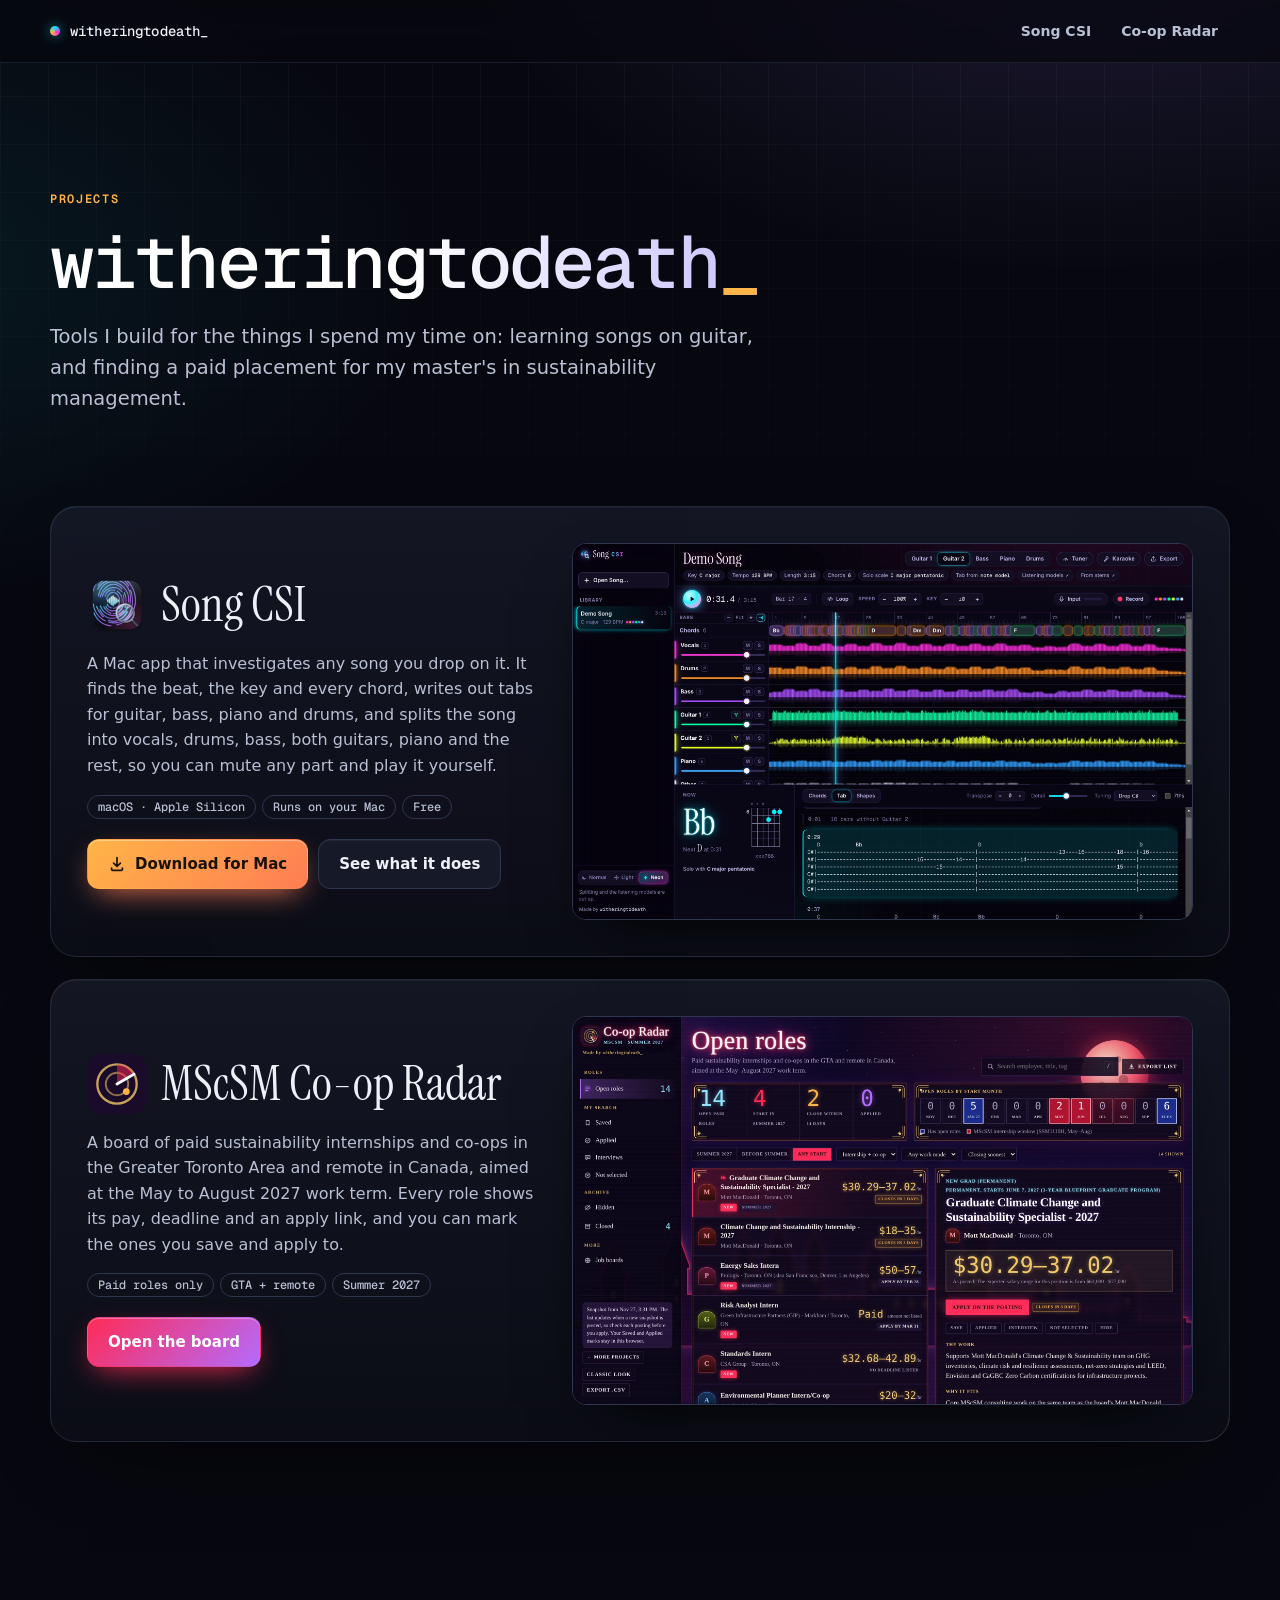
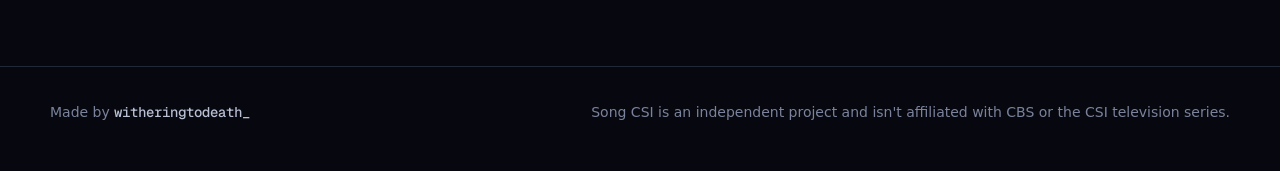
<file: index.html>
<!doctype html>
<html lang="en">
<head>
<meta charset="utf-8">
<meta name="viewport" content="width=device-width, initial-scale=1, viewport-fit=cover">
<title>witheringtodeath_</title>
<meta name="description" content="Things made by witheringtodeath_: Song CSI, a Mac app that finds the chords, tabs and every instrument in a song, and MScSM Co-op Radar, a board of paid sustainability internships in Canada.">
<meta property="og:title" content="witheringtodeath_">
<meta property="og:description" content="Song CSI for Mac and the MScSM Co-op Radar.">
<meta property="og:image" content="assets/img/song-csi-neon.webp">
<meta name="theme-color" content="#07080f">
<link rel="icon" href="assets/img/song-csi-icon-64.png">
<link rel="apple-touch-icon" href="assets/img/song-csi-icon-180.png">
<link rel="stylesheet" href="assets/site.css">
</head>
<body>
<div class="backdrop" aria-hidden="true"></div>
<header class="nav">
  <div class="wrap">
    <a class="me" href="./"><i></i>witheringtodeath_</a>
    <nav class="nav-links" aria-label="Projects">
      <a href="song-csi/">Song CSI</a>
      <a href="coop-radar/">Co-op Radar</a>
    </nav>
  </div>
</header>

<main>
  <section class="hub-hero wrap">
    <div class="eyebrow">Projects</div>
    <h1 class="handle">witheringtodeath<span>_</span></h1>
    <p class="lede">Tools I build for the things I spend my time on: learning songs on guitar, and finding a paid placement for my master's in sustainability management.</p>
  </section>

  <section class="projects wrap" aria-label="Projects">
    <article class="card song reveal">
      <div class="card-text">
        <div class="card-title"><img src="assets/img/song-csi-icon-180.png" alt="" width="60" height="60"><h2>Song CSI</h2></div>
        <p>A Mac app that investigates any song you drop on it. It finds the beat, the key and every chord, writes out tabs for guitar, bass, piano and drums, and splits the song into vocals, drums, bass, both guitars, piano and the rest, so you can mute any part and play it yourself.</p>
        <div class="tags"><span class="tag">macOS · Apple Silicon</span><span class="tag">Runs on your Mac</span><span class="tag">Free</span></div>
        <div class="card-actions">
          <a class="btn primary" data-download href="song-csi/#get-it"><svg viewBox="0 0 20 20" aria-hidden="true"><path d="M10 3v9.5M6.2 9 10 12.8 13.8 9" fill="none" stroke="currentColor" stroke-width="1.9" stroke-linecap="round" stroke-linejoin="round"/><path d="M4 14.5v1.2A1.3 1.3 0 0 0 5.3 17h9.4a1.3 1.3 0 0 0 1.3-1.3v-1.2" fill="none" stroke="currentColor" stroke-width="1.9" stroke-linecap="round"/></svg>Download for Mac</a>
          <a class="btn" href="song-csi/">See what it does</a>
        </div>
      </div>
      <a class="shot" href="song-csi/" aria-label="Song CSI"><img src="assets/img/song-csi-neon.webp" alt="Song CSI in its Neon look, showing a song split into seven instrument tracks and the second guitar's notes as tab" width="2400" height="1455" loading="lazy"></a>
    </article>

    <article class="card radar reveal">
      <div class="card-text">
        <div class="card-title"><img src="assets/radar-icon.svg" alt="" width="60" height="60"><h2>MScSM Co-op Radar</h2></div>
        <p>A board of paid sustainability internships and co-ops in the Greater Toronto Area and remote in Canada, aimed at the May to August 2027 work term. Every role shows its pay, deadline and an apply link, and you can mark the ones you save and apply to.</p>
        <div class="tags"><span class="tag">Paid roles only</span><span class="tag">GTA + remote</span><span class="tag">Summer 2027</span></div>
        <div class="card-actions">
          <a class="btn radar" href="coop-radar/">Open the board</a>
        </div>
      </div>
      <a class="shot" href="coop-radar/" aria-label="MScSM Co-op Radar"><img src="assets/img/coop-radar.webp" alt="The Co-op Radar board, with open roles, pay, deadlines and a calendar of start months" width="2400" height="1500" loading="lazy"></a>
    </article>
  </section>
</main>

<footer>
  <div class="wrap">
    <span>Made by <b>witheringtodeath_</b></span>
    <span>Song CSI is an independent project and isn't affiliated with CBS or the CSI television series.</span>
  </div>
</footer>
<script src="assets/site.js"></script>
</body>
</html>
</file>
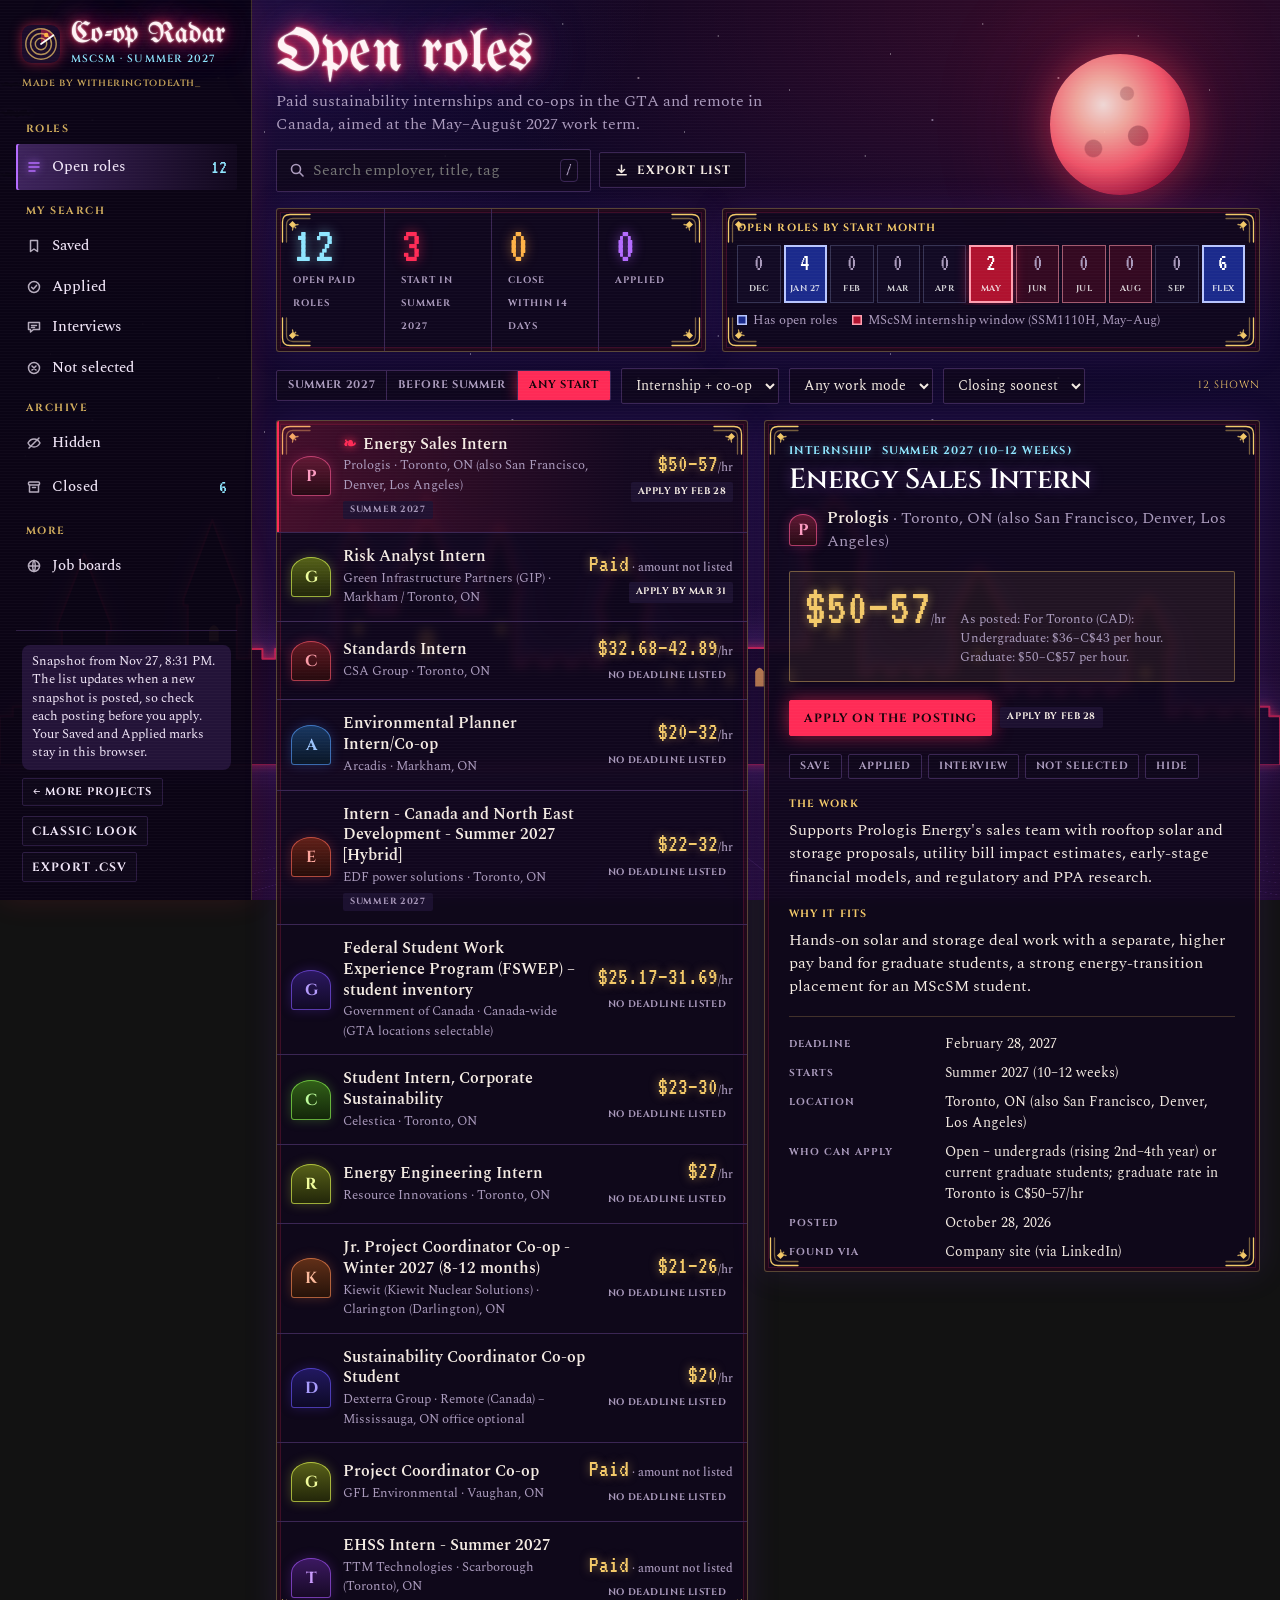
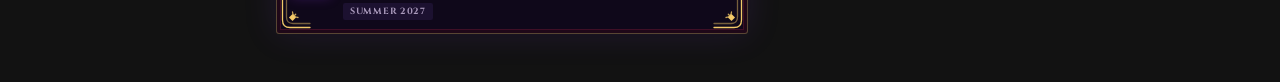
<file: coop-radar/index.html>
<!doctype html>
<html lang="en">
<head>
<meta charset="utf-8">
<meta name="viewport" content="width=device-width, initial-scale=1, viewport-fit=cover">
<title>MScSM Co-op Radar</title>
<meta name="description" content="Paid sustainability internships and co-ops in the GTA and remote in Canada, for the May–August 2027 work term.">
<link rel="icon" href="../assets/radar-icon.svg" type="image/svg+xml">
<link rel="stylesheet" href="https://fonts.googleapis.com/css2?family=Cinzel:wght@500;600;700&family=Spectral:wght@400;500;600&family=UnifrakturMaguntia&family=VT323&display=swap">
<style>[hidden]{display:none!important} body{margin:0} :root{padding-top:env(safe-area-inset-top,0px);padding-bottom:env(safe-area-inset-bottom,0px)}

/* Layout: an instrument panel. A dark sidebar (radar mark, views with counts, refresh status) beside a two-pane
   workspace: the role ledger on the left, the selected role's full card on the right, with the May–Aug work-term
   strip above. Under 1180px the role card slides in as a drawer; on phones the sidebar becomes a top tab row. */
:root {
  --bg: #eef3f5;
  --surface: #ffffff;
  --surface-2: #e7eef1;
  --ink: #0f1e26;
  --muted: #566771;
  --line: #d4dde2;
  --accent: #0f6873;
  --accent-ink: #ffffff;
  --accent-soft: #dcecee;
  --urgent: #a94c06;
  --urgent-soft: #f8e6d6;
  --good: #23704a;
  --good-soft: #e1f1e7;
  --scrim: rgba(15, 30, 38, 0.46);
  --side: #0e2b32;
  --side-ink: #dce9eb;
  --side-muted: #8ea9af;
  --side-line: #1f444d;
  --side-hover: #153a43;
  --side-active: #1d4d57;
  --side-cta: #5bbfca;
  --side-cta-ink: #06161a;
  --blip: #f0a75e;
  --logo-bg-l: 90%;
  --logo-ink-l: 27%;
  --font-display: "Aptos Display", "Aptos", "Segoe UI Variable Display", "Segoe UI", -apple-system, BlinkMacSystemFont, "Helvetica Neue", Arial, sans-serif;
  --font-body: "Aptos", "Segoe UI Variable Text", "Segoe UI", -apple-system, BlinkMacSystemFont, "Helvetica Neue", Arial, sans-serif;
  --font-num: var(--font-body);
  --font-mono: ui-monospace, "SFMono-Regular", Menlo, Consolas, monospace;
  --font-pixel: var(--font-body);
  --magenta: #b0306f;
  --danger: #b3263f;
  --moon: var(--accent);
  --gold: var(--good);
  --panel: var(--surface);
}
@media (prefers-color-scheme: dark) {
  :root:not([data-theme="light"]) {
    --bg: #0b141a; --surface: #111d24; --surface-2: #17262f; --ink: #e1eaee; --muted: #8fa2ac; --line: #23343e;
    --accent: #5bbfca; --accent-ink: #08151a; --accent-soft: #163640; --urgent: #f0a75e; --urgent-soft: #3a2614; --good: #6fcf9a; --good-soft: #14291d;
    --scrim: rgba(2, 6, 9, 0.66);
    --side: #081419; --side-ink: #d3e2e6; --side-muted: #7f989f; --side-line: #18303a; --side-hover: #10232b; --side-active: #163640;
    --logo-bg-l: 22%; --logo-ink-l: 80%;
    color-scheme: dark;
  }
}
:root[data-theme="dark"] {
  --bg: #0b141a; --surface: #111d24; --surface-2: #17262f; --ink: #e1eaee; --muted: #8fa2ac; --line: #23343e;
  --accent: #5bbfca; --accent-ink: #08151a; --accent-soft: #163640; --urgent: #f0a75e; --urgent-soft: #3a2614; --good: #6fcf9a; --good-soft: #14291d;
  --scrim: rgba(2, 6, 9, 0.66);
  --side: #081419; --side-ink: #d3e2e6; --side-muted: #7f989f; --side-line: #18303a; --side-hover: #10232b; --side-active: #163640;
  --logo-bg-l: 22%; --logo-ink-l: 80%;
  color-scheme: dark;
}
* { box-sizing: border-box; }
[hidden] { display: none !important; }
body { margin: 0; background: var(--bg); color: var(--ink); font-family: var(--font-body); font-size: 15px; line-height: 1.5; }
h1, h2, h3 { font-family: var(--font-display); margin: 0; text-wrap: balance; }
a { color: var(--accent); }
button, input, select, textarea { font: inherit; color: inherit; }
button { cursor: pointer; }
:focus-visible { outline: 2px solid var(--accent); outline-offset: 2px; }
.small { font-size: 13px; color: var(--muted); }
.label { font-size: 11px; text-transform: uppercase; letter-spacing: .08em; color: var(--muted); font-weight: 700; }
.num { font-family: var(--font-num); font-variant-numeric: tabular-nums; }
.note { font-size: 13px; color: var(--muted); margin: 0; }

/* buttons */
.btn { display: inline-flex; align-items: center; justify-content: center; gap: 8px; border: 1px solid var(--line); background: var(--surface); border-radius: 8px; padding: 8px 14px; font-weight: 700; font-size: 14px; text-decoration: none; color: var(--ink); white-space: nowrap; }
.btn:hover { border-color: var(--muted); }
.btn.primary { background: var(--accent); border-color: var(--accent); color: var(--accent-ink); }
.btn:disabled { opacity: .5; cursor: not-allowed; }
.btn.sm { padding: 5px 10px; font-size: 13px; }
.spin { width: 14px; height: 14px; border-radius: 50%; border: 2px solid currentColor; border-right-color: transparent; animation: spin .9s linear infinite; }
@keyframes spin { to { transform: rotate(360deg); } }
.pulse { width: 8px; height: 8px; border-radius: 50%; background: var(--side-cta); display: inline-block; margin-right: 6px; animation: pulse 1.4s ease-in-out infinite; vertical-align: 1px; }
@keyframes pulse { 50% { opacity: .25; } }

/* shell */
.app { display: grid; grid-template-columns: 252px minmax(0, 1fr); min-height: 100vh; }
.side { position: sticky; top: 0; height: 100vh; overflow-y: auto; background: var(--side); color: var(--side-ink);
  display: flex; flex-direction: column; gap: 18px; padding: 20px 14px 18px max(16px, env(safe-area-inset-left, 0px)); }
.brand { display: flex; align-items: center; gap: 11px; padding: 0 6px; }
.mark { width: 38px; height: 38px; flex: none; }
.mark .bg { fill: var(--side-active); }
.mark .ring { fill: none; stroke: var(--side-ink); stroke-width: 1.5; opacity: .8; }
.mark .sweep { fill: var(--side-cta); opacity: .3; }
.mark .arm { stroke: var(--side-ink); stroke-width: 1.8; stroke-linecap: round; }
.mark .blip { fill: var(--blip); }
.brand-name { font-family: var(--font-display); font-weight: 700; font-size: 19px; letter-spacing: -0.01em; line-height: 1.1; }
.brand-sub { font-size: 12px; color: var(--side-muted); }
.brand { flex-wrap: wrap; row-gap: 8px; }
.brand-credit { flex-basis: 100%; font-size: 11.5px; color: var(--side-muted); }
.btn.sound { flex: none; width: 38px; height: 38px; padding: 0; color: var(--muted); }
.sound svg { width: 18px; height: 18px; }
.sound .wave { display: none; }
.btn.sound.on { color: var(--accent); }
.sound.on .wave { display: inline; }
.sound.on .mute { display: none; }
.night, .cal-key .k-room { display: none; }
.nav { display: flex; flex-direction: column; gap: 2px; }
.nav-label { font-size: 10.5px; text-transform: uppercase; letter-spacing: .1em; color: var(--side-muted); font-weight: 700; padding: 12px 10px 5px; }
.nav button { display: flex; align-items: center; gap: 10px; width: 100%; border: 0; background: transparent; color: var(--side-ink); padding: 8px 10px; border-radius: 8px; font-size: 14px; font-weight: 600; text-align: left; }
.nav button svg { width: 16px; height: 16px; flex: none; opacity: .75; }
.nav button:hover { background: var(--side-hover); }
.nav button[aria-current="page"] { background: var(--side-active); }
.nav button[aria-current="page"] svg { opacity: 1; color: var(--side-cta); }
.nav .n { margin-left: auto; font-family: var(--font-num); font-size: 12px; color: var(--side-muted); font-variant-numeric: tabular-nums; }
.side-foot { margin-top: auto; display: flex; flex-direction: column; gap: 10px; padding: 14px 6px 0; border-top: 1px solid var(--side-line); }
.status { font-size: 12.5px; color: var(--side-muted); line-height: 1.45; }
.status b { color: var(--side-ink); }
.snapnote { background: var(--side-active); border-radius: 8px; padding: 8px 10px; font-size: 12.5px; color: var(--side-ink); }
.side .btn { background: transparent; color: var(--side-ink); border-color: var(--side-line); }
.side .btn:hover { border-color: var(--side-muted); }
.side .btn.primary { background: var(--side-cta); border-color: var(--side-cta); color: var(--side-cta-ink); }
.side-tools { display: flex; flex-wrap: wrap; gap: 6px; }
.side-tools .btn { font-size: 12.5px; padding: 5px 9px; }
.main { min-width: 0; display: flex; flex-direction: column; gap: 16px; padding: 24px max(20px, env(safe-area-inset-right, 0px)) 48px 24px; }

/* top bar */
.topbar { display: flex; flex-wrap: wrap; align-items: flex-end; justify-content: space-between; gap: 12px 20px; }
.topbar h1 { font-size: clamp(26px, 3.2vw, 34px); font-weight: 700; letter-spacing: -0.01em; line-height: 1.08; }
.topbar .sub { margin: 6px 0 0; color: var(--muted); max-width: 64ch; font-size: 14.5px; }
.search { display: flex; align-items: center; gap: 8px; background: var(--surface); border: 1px solid var(--line); border-radius: 10px; padding: 0 12px; flex: 0 1 340px; min-width: 0; }
.search:focus-within { border-color: var(--accent); box-shadow: 0 0 0 3px var(--accent-soft); }
.search svg { width: 16px; height: 16px; color: var(--muted); flex: none; }
.search input { border: 0; background: transparent; padding: 9px 0; width: 100%; min-width: 0; outline: none; }
.search kbd { font-family: var(--font-mono); font-size: 11px; color: var(--muted); border: 1px solid var(--line); border-radius: 4px; padding: 0 5px; }

/* overview: summary numbers and the work-term strip */
.overview { display: grid; grid-template-columns: minmax(0, 1fr) minmax(0, 1.25fr); gap: 16px; }
@media (max-width: 1000px) { .overview { grid-template-columns: minmax(0, 1fr); } }
.metrics { display: grid; grid-template-columns: repeat(4, minmax(0, 1fr)); background: var(--surface); border: 1px solid var(--line); border-radius: 12px; }
.metric { padding: 14px 16px; border-left: 1px solid var(--line); min-width: 0; }
.metric:first-child { border-left: 0; }
.metric b { display: block; font-family: var(--font-display); font-size: 28px; font-weight: 700; line-height: 1.05; font-variant-numeric: tabular-nums; }
.metric span { font-size: 12.5px; color: var(--muted); }
.metric.warn b { color: var(--urgent); }
@media (max-width: 560px) {
  .calwrap { display: none; }
  .metrics { grid-template-columns: repeat(2, minmax(0, 1fr)); }
  .metric:nth-child(3) { border-left: 0; }
  .metric:nth-child(n+3) { border-top: 1px solid var(--line); }
}
.calwrap { background: var(--surface); border: 1px solid var(--line); border-radius: 12px; padding: 12px 14px; min-width: 0; }
.cal { display: grid; grid-auto-flow: column; grid-auto-columns: minmax(38px, 1fr); gap: 4px; margin-top: 8px; overflow-x: auto; padding-bottom: 2px; }
.cal .m { border-radius: 6px; padding: 5px 2px 4px; text-align: center; background: var(--surface-2); min-width: 0; }
.cal .m .c { font-family: var(--font-num); font-weight: 600; font-size: 15px; display: block; }
.cal .m .n { font-size: 10px; text-transform: uppercase; letter-spacing: .06em; color: var(--muted); }
.cal .m.win { background: var(--accent-soft); box-shadow: inset 0 0 0 1.5px var(--accent); }
.cal .m.zero .c { color: var(--muted); font-weight: 500; }
.cal-key { display: flex; gap: 14px; flex-wrap: wrap; margin-top: 6px; }
.cal-key span::before { content: ""; display: inline-block; width: 10px; height: 10px; border-radius: 3px; margin-right: 6px; vertical-align: -1px; background: var(--accent-soft); box-shadow: inset 0 0 0 1.5px var(--accent); }

/* filters */
.filters { display: flex; flex-wrap: wrap; gap: 8px 10px; align-items: center; }
.filters.only-sort .seg, .filters.only-sort #fType, .filters.only-sort #fMode { display: none; }
.seg { display: inline-flex; border: 1px solid var(--line); border-radius: 8px; overflow: hidden; background: var(--surface); }
.seg button { border: 0; background: transparent; padding: 6px 11px; font-size: 13px; font-weight: 600; color: var(--muted); }
.seg button + button { border-left: 1px solid var(--line); }
.seg button[aria-pressed="true"] { background: var(--accent); color: var(--accent-ink); }
.filters select { border: 1px solid var(--line); background: var(--surface); border-radius: 8px; padding: 6px 10px; font-size: 13.5px; }
.count { margin-left: auto; font-size: 13px; color: var(--muted); }

/* workspace: ledger + role card */
.work { display: grid; grid-template-columns: minmax(0, 1fr) minmax(0, 1.05fr); gap: 16px; align-items: start; }
.ledger { background: var(--surface); border: 1px solid var(--line); border-radius: 12px; overflow: hidden; min-width: 0; }
.row { display: grid; grid-template-columns: 40px minmax(0, 1fr) auto; gap: 12px; align-items: center; width: 100%; text-align: left; border: 0; border-top: 1px solid var(--line); background: transparent; padding: 13px 14px; color: var(--ink); }
.row:first-child { border-top: 0; }
.row:hover { background: var(--surface-2); }
.row[aria-current="true"] { background: var(--accent-soft); }
.row.dim { opacity: .6; }
.logo { width: 40px; height: 40px; border-radius: 10px; display: grid; place-items: center; font-family: var(--font-display); font-weight: 700; font-size: 17px; background: hsl(var(--h) 42% var(--logo-bg-l)); color: hsl(var(--h) 50% var(--logo-ink-l)); }
.row-main { min-width: 0; display: flex; flex-direction: column; gap: 2px; }
.row-title { font-weight: 700; font-size: 15px; line-height: 1.3; overflow-wrap: anywhere; }
.row-sub { font-size: 13px; color: var(--muted); overflow-wrap: anywhere; }
.row-marks { display: flex; flex-wrap: wrap; gap: 5px; margin-top: 4px; }
.row-side { display: flex; flex-direction: column; align-items: flex-end; gap: 5px; text-align: right; }
.pay { font-family: var(--font-num); font-weight: 600; font-variant-numeric: tabular-nums; color: var(--good); line-height: 1.1; white-space: nowrap; }
.pay small { font-size: .7em; color: var(--muted); font-weight: 500; }
.row .pay { font-size: 15px; }
.due { font-size: 12px; font-weight: 700; border-radius: 6px; padding: 2px 7px; background: var(--surface-2); white-space: nowrap; }
.due.soon { background: var(--urgent-soft); color: var(--urgent); }
.due.none { font-weight: 500; color: var(--muted); background: transparent; padding-inline: 0; }
.chips { display: flex; flex-wrap: wrap; gap: 6px; }
.chip { font-size: 11.5px; border-radius: 999px; padding: 1px 8px; background: var(--surface-2); color: var(--muted); font-weight: 600; }
.chip.new { background: var(--accent); color: var(--accent-ink); }
.chip.mark { background: var(--accent-soft); color: var(--accent); }
.chip.ok { background: var(--good-soft); color: var(--good); }
.chip.int { background: var(--good); color: var(--surface); }
.chip.no { background: transparent; color: var(--muted); box-shadow: inset 0 0 0 1px var(--line); }
.top-tools { display: flex; align-items: center; gap: 8px; flex: 0 1 470px; min-width: 0; }
.top-tools .search { flex: 1 1 auto; }
.top-tools .btn svg { width: 15px; height: 15px; flex: none; }
.empty { padding: 36px 22px; text-align: center; color: var(--muted); }
.empty h3 { color: var(--ink); font-size: 20px; margin-bottom: 6px; }
.empty p { margin: 0; }

.detail { position: sticky; top: 24px; max-height: calc(100vh - 48px); overflow-y: auto; background: var(--surface); border: 1px solid var(--line); border-radius: 12px; min-width: 0; }
.d-wrap { padding: 22px 24px 24px; display: flex; flex-direction: column; gap: 18px; }
.eyebrow { font-size: 12px; font-weight: 700; color: var(--accent); text-transform: uppercase; letter-spacing: .06em; display: flex; flex-wrap: wrap; gap: 4px 10px; }
.detail h2 { font-size: clamp(22px, 2.4vw, 28px); font-weight: 700; letter-spacing: -0.01em; line-height: 1.12; margin-top: 4px; }
.d-org { display: flex; align-items: center; gap: 10px; margin-top: 10px; color: var(--muted); }
.d-org .logo { width: 32px; height: 32px; font-size: 14px; border-radius: 8px; }
.d-org b { color: var(--ink); font-weight: 600; }
.d-pay { display: flex; flex-wrap: wrap; align-items: baseline; gap: 6px 14px; padding: 14px 16px; background: var(--good-soft); border-radius: 10px; }
.d-pay .pay { font-size: 30px; }
.d-pay .pay-raw { font-size: 12.5px; color: var(--muted); overflow-wrap: anywhere; flex: 1 1 200px; }
.d-actions { display: flex; flex-wrap: wrap; gap: 8px; align-items: center; }
.track { display: flex; gap: 6px; flex-wrap: wrap; }
.track button { border: 1px solid var(--line); background: transparent; border-radius: 6px; font-size: 13px; font-weight: 600; padding: 4px 10px; color: var(--muted); }
.track button:hover { border-color: var(--muted); color: var(--ink); }
.track button[aria-pressed="true"] { background: var(--ink); border-color: var(--ink); color: var(--bg); }
.d-sec h3 { font-family: var(--font-body); font-size: 12px; text-transform: uppercase; letter-spacing: .08em; color: var(--muted); font-weight: 700; margin-bottom: 6px; }
.d-sec p { margin: 0; max-width: 68ch; }
.facts { display: grid; grid-template-columns: max-content minmax(0, 1fr); gap: 8px 18px; margin: 0; font-size: 14px; padding-top: 16px; border-top: 1px solid var(--line); }
.facts dt { color: var(--muted); }
.facts dd { margin: 0; min-width: 0; overflow-wrap: anywhere; }
.facts dd.warn { color: var(--urgent); font-weight: 600; }
.back { display: none; }
.detail-scrim { display: none; }

/* job boards view */
.boards { background: var(--surface); border: 1px solid var(--line); border-radius: 12px; padding: 18px 20px; display: flex; flex-direction: column; gap: 14px; }
.links { display: flex; flex-wrap: wrap; gap: 8px; }
.links a { font-size: 13px; font-weight: 600; border: 1px solid var(--line); border-radius: 999px; padding: 5px 12px; text-decoration: none; background: var(--surface); }
.links a:hover { border-color: var(--accent); }
.foot { color: var(--muted); font-size: 13px; max-width: 80ch; margin: 0; }
.org { color: var(--muted); margin-top: 2px; }

.toast { position: fixed; left: 50%; transform: translateX(-50%); bottom: calc(env(safe-area-inset-bottom, 0px) + 18px); background: var(--ink); color: var(--bg); padding: 9px 14px; border-radius: 8px; font-size: 14px; z-index: 40; max-width: calc(100% - 32px); }

/* under 1180px: the role card becomes a drawer */
@media (max-width: 1179px) {
  .work { grid-template-columns: minmax(0, 1fr); }
  .detail { position: fixed; top: 0; right: 0; bottom: 0; width: min(580px, 100%); max-height: none; border-radius: 0; border-width: 0 0 0 1px; z-index: 25;
    padding-top: env(safe-area-inset-top, 0px); padding-bottom: env(safe-area-inset-bottom, 0px);
    transform: translateX(105%); visibility: hidden; transition: transform .22s ease, visibility 0s linear .22s; }
  body.detail-open { overflow: hidden; }
  body.detail-open .detail { transform: none; visibility: visible; transition: transform .22s ease; }
  body.detail-open .detail-scrim { display: block; position: fixed; inset: 0; background: var(--scrim); z-index: 24; }
  .d-wrap { padding-right: max(20px, env(safe-area-inset-right, 0px)); }
  .back { display: inline-flex; align-self: flex-start; }
}
/* phones: sidebar becomes a top bar with scrolling tabs */
@media (max-width: 819px) {
  .app { grid-template-columns: minmax(0, 1fr); }
  .side { position: static; height: auto; overflow: visible; gap: 12px; padding: 14px max(16px, env(safe-area-inset-right, 0px)) 12px max(16px, env(safe-area-inset-left, 0px)); }
  .nav { flex-direction: row; overflow-x: auto; gap: 4px; padding-bottom: 2px; scrollbar-width: none; }
  .nav-label { display: none; }
  .nav button { width: auto; flex: none; padding: 7px 11px; }
  .side-foot { margin-top: 0; padding-top: 10px; }
  .main { padding: 18px max(16px, env(safe-area-inset-right, 0px)) 40px max(16px, env(safe-area-inset-left, 0px)); }
  .search { flex: 1 1 100%; }
  .top-tools { flex: 1 1 100%; }
  .search kbd { display: none; }
  .d-wrap { padding-left: max(16px, env(safe-area-inset-left, 0px)); }
}
/* Mac app window: hidden title bar, so leave room for the window buttons */
html.desk .side { padding-top: 52px; }
html.desk .main { padding-top: 44px; }
@media (max-width: 819px) { html.desk .side { padding-top: 44px; } html.desk .main { padding-top: 18px; } }
@media (prefers-reduced-motion: reduce) { .spin, .pulse { animation: none; } .detail { transition: none !important; } }

/* cover letters: per-role writer and the student's own details */
body.locked { overflow: hidden; }
.scrim { position: fixed; inset: 0; z-index: 30; background: var(--scrim); display: flex; align-items: flex-start; justify-content: center; overflow-y: auto;
  padding: calc(env(safe-area-inset-top, 0px) + 28px) max(16px, env(safe-area-inset-right, 0px)) calc(env(safe-area-inset-bottom, 0px) + 28px) max(16px, env(safe-area-inset-left, 0px)); }
.sheet { background: var(--surface); color: var(--ink); border: 1px solid var(--line); border-radius: 14px; width: 100%; max-width: 780px; min-width: 0;
  display: flex; flex-direction: column; gap: 14px; padding: 18px 20px 20px; }
.sheet-head { display: flex; justify-content: space-between; align-items: flex-start; gap: 12px; }
.sheet-head h2 { font-size: clamp(21px, 3vw, 26px); font-weight: 700; letter-spacing: -0.01em; line-height: 1.12; margin-top: 2px; }
.x { border: 1px solid transparent; background: transparent; font-size: 24px; line-height: 1; padding: 2px 9px 5px; color: var(--muted); border-radius: 8px; }
.x:hover { border-color: var(--line); color: var(--ink); }
.fields { display: grid; grid-template-columns: repeat(2, minmax(0, 1fr)); gap: 12px 14px; }
.fields .wide { grid-column: 1 / -1; }
@media (max-width: 640px) { .fields { grid-template-columns: minmax(0, 1fr); } }
.field { display: flex; flex-direction: column; gap: 4px; min-width: 0; }
.field label { font-size: 13px; font-weight: 700; }
.field .hint { font-size: 12px; color: var(--muted); }
.field input, .field textarea, .field select { border: 1px solid var(--line); background: var(--bg); color: var(--ink); border-radius: 8px; padding: 8px 10px; font-size: 14px; width: 100%; min-width: 0; }
.field textarea { resize: vertical; line-height: 1.45; }
.group-label { grid-column: 1 / -1; margin-top: 6px; padding-top: 10px; border-top: 1px solid var(--line); }
.paste summary { cursor: pointer; font-weight: 700; font-size: 14px; }
.letter-out { width: 100%; min-height: 380px; border: 1px solid var(--line); background: var(--bg); color: var(--ink); border-radius: 10px; padding: 16px 18px;
  font: 15px/1.62 var(--font-body); resize: vertical; }
.letter-out[readonly] { opacity: .85; }
.sheet-foot { display: flex; flex-wrap: wrap; gap: 8px; align-items: center; }
.sheet-foot .grow { flex: 1 1 160px; min-width: 0; }
.notice { background: var(--urgent-soft); color: var(--urgent); border-radius: 8px; padding: 10px 12px; font-size: 14px; font-weight: 600;
  display: flex; flex-wrap: wrap; gap: 8px 12px; align-items: center; justify-content: space-between; }
.sheet .pulse { background: var(--accent); }
.upload { display: flex; flex-wrap: wrap; gap: 10px 14px; align-items: center; justify-content: space-between; border: 1px dashed var(--line); border-radius: 10px; padding: 12px 14px; }
.upload .grow { flex: 1 1 260px; min-width: 0; display: flex; flex-direction: column; gap: 2px; }
.upload.drag { border-color: var(--accent); background: var(--accent-soft); }

/* ---------- Neon gothic skin ----------
   A night castle seen through a neon HUD. A blood moon and a neon-outlined castle sit on the horizon over a crimson
   grid floor, with bats crossing the sky. Panels are framed like gilded castle windows, titles burn in blackletter neon,
   and the start-month strip reads as a castle map: blue rooms hold open roles, red rooms are the May–Aug window.
   Crimson = actions, violet = selection, moonlight = info, candle amber = urgency, gold = pay. Dark only by design. */
html:root.arcade {
  --bg: #08040f; --surface: #140a22; --surface-2: #1f1233; --ink: #f4ebe3; --muted: #ab9bbd; --line: #3b2654;
  --accent: #ff2b56; --accent-ink: #17020a; --accent-soft: rgba(255, 43, 86, .14);
  --urgent: #ffb347; --urgent-soft: rgba(255, 179, 71, .13); --good: #f3c969; --good-soft: rgba(243, 201, 105, .07);
  --magenta: #b46bff; --danger: #ff5f7e; --moon: #8fe6ff; --gold: #f3c969;
  --panel: rgba(16, 8, 28, .86);
  --scrim: rgba(4, 1, 10, .76);
  --side: #0b0515; --side-ink: #efe4f6; --side-muted: #9a88b0; --side-line: #2a1a40; --side-hover: #170c28; --side-active: #231338;
  --side-cta: #ff2b56; --side-cta-ink: #17020a; --blip: #ffb347;
  --font-display: "UnifrakturMaguntia", "Cinzel", Georgia, serif;
  --font-body: "Spectral", Georgia, "Times New Roman", serif;
  --font-num: "VT323", ui-monospace, Menlo, Consolas, monospace;
  --font-pixel: "Cinzel", "Spectral", Georgia, serif;
  --orn-tl: url("data:image/svg+xml,%3Csvg xmlns=%22http://www.w3.org/2000/svg%22 viewBox=%220 0 30 30%22 fill=%22none%22 stroke=%22%23f3c969%22 stroke-width=%221.3%22 stroke-linecap=%22round%22%3E%3Cpath d=%22M1.5 29V9Q1.5 1.5 9 1.5H29%22/%3E%3Cpath d=%22M5.5 29V12Q5.5 5.5 12 5.5H29%22 stroke-opacity=%22.45%22/%3E%3Cpath d=%22M11.5 11.5l3.2 3.2M17 11.5c-3 0-5.5 2.5-5.5 5.5%22 stroke-opacity=%22.8%22/%3E%3Crect x=%229%22 y=%229%22 width=%225%22 height=%225%22 transform=%22rotate%2845 11.5 11.5%29%22 fill=%22%23f3c969%22 stroke=%22none%22/%3E%3C/svg%3E");
  --orn-tr: url("data:image/svg+xml,%3Csvg xmlns=%22http://www.w3.org/2000/svg%22 viewBox=%220 0 30 30%22 fill=%22none%22 stroke=%22%23f3c969%22 stroke-width=%221.3%22 stroke-linecap=%22round%22%3E%3Cg transform=%22matrix%28-1 0 0 1 30 0%29%22%3E%3Cpath d=%22M1.5 29V9Q1.5 1.5 9 1.5H29%22/%3E%3Cpath d=%22M5.5 29V12Q5.5 5.5 12 5.5H29%22 stroke-opacity=%22.45%22/%3E%3Cpath d=%22M11.5 11.5l3.2 3.2M17 11.5c-3 0-5.5 2.5-5.5 5.5%22 stroke-opacity=%22.8%22/%3E%3Crect x=%229%22 y=%229%22 width=%225%22 height=%225%22 transform=%22rotate%2845 11.5 11.5%29%22 fill=%22%23f3c969%22 stroke=%22none%22/%3E%3C/g%3E%3C/svg%3E");
  --orn-bl: url("data:image/svg+xml,%3Csvg xmlns=%22http://www.w3.org/2000/svg%22 viewBox=%220 0 30 30%22 fill=%22none%22 stroke=%22%23f3c969%22 stroke-width=%221.3%22 stroke-linecap=%22round%22%3E%3Cg transform=%22matrix%281 0 0 -1 0 30%29%22%3E%3Cpath d=%22M1.5 29V9Q1.5 1.5 9 1.5H29%22/%3E%3Cpath d=%22M5.5 29V12Q5.5 5.5 12 5.5H29%22 stroke-opacity=%22.45%22/%3E%3Cpath d=%22M11.5 11.5l3.2 3.2M17 11.5c-3 0-5.5 2.5-5.5 5.5%22 stroke-opacity=%22.8%22/%3E%3Crect x=%229%22 y=%229%22 width=%225%22 height=%225%22 transform=%22rotate%2845 11.5 11.5%29%22 fill=%22%23f3c969%22 stroke=%22none%22/%3E%3C/g%3E%3C/svg%3E");
  --orn-br: url("data:image/svg+xml,%3Csvg xmlns=%22http://www.w3.org/2000/svg%22 viewBox=%220 0 30 30%22 fill=%22none%22 stroke=%22%23f3c969%22 stroke-width=%221.3%22 stroke-linecap=%22round%22%3E%3Cg transform=%22matrix%28-1 0 0 -1 30 30%29%22%3E%3Cpath d=%22M1.5 29V9Q1.5 1.5 9 1.5H29%22/%3E%3Cpath d=%22M5.5 29V12Q5.5 5.5 12 5.5H29%22 stroke-opacity=%22.45%22/%3E%3Cpath d=%22M11.5 11.5l3.2 3.2M17 11.5c-3 0-5.5 2.5-5.5 5.5%22 stroke-opacity=%22.8%22/%3E%3Crect x=%229%22 y=%229%22 width=%225%22 height=%225%22 transform=%22rotate%2845 11.5 11.5%29%22 fill=%22%23f3c969%22 stroke=%22none%22/%3E%3C/g%3E%3C/svg%3E");
  color-scheme: dark;
  scrollbar-color: #3e2860 #08040f;
}
html.arcade body {
  font-size: 15.5px;
  background: radial-gradient(1000px 560px at 84% 2%, rgba(255, 43, 86, .16), transparent 60%),
    radial-gradient(900px 620px at 8% -6%, rgba(120, 60, 220, .22), transparent 62%),
    linear-gradient(180deg, #0c0520 0%, #12082e 46%, #1c0a2c 80%, #08040f 100%);
  background-attachment: fixed;
}
html.arcade body::before {
  content: ""; position: fixed; left: -50%; right: -50%; bottom: 0; height: 40vh; z-index: 0; pointer-events: none;
  background-image: linear-gradient(rgba(255, 43, 86, .5) 2px, transparent 2px), linear-gradient(90deg, rgba(180, 107, 255, .45) 2px, transparent 2px);
  background-size: 72px 72px;
  transform: perspective(260px) rotateX(64deg); transform-origin: 50% 100%;
  -webkit-mask-image: linear-gradient(to top, #000 10%, transparent 92%); mask-image: linear-gradient(to top, #000 10%, transparent 92%);
  opacity: .5; animation: floor 3s linear infinite;
}
@keyframes floor { to { background-position: 0 72px; } }
html.arcade body::after { content: ""; position: fixed; inset: 0; z-index: 60; pointer-events: none;
  background: repeating-linear-gradient(to bottom, rgba(255, 255, 255, .025) 0 1px, transparent 1px 3px); }
html.arcade ::selection { background: var(--accent); color: #fff; }
html.arcade :focus-visible { outline-color: var(--gold); }
html.arcade .app { position: relative; z-index: 1; }
html.arcade .side, html.arcade .main { position: relative; z-index: 1; }
html.arcade .side { position: sticky; }
@media (max-width: 819px) { html.arcade .side { position: relative; } }

/* the night scene behind everything */
html.arcade .night { display: block; position: fixed; inset: 0; z-index: 0; pointer-events: none; overflow: hidden; }
.night::before { content: ""; position: absolute; inset: 0 0 35% 0; opacity: .7;
  background-image: radial-gradient(1px 1px at 12% 18%, #fff, transparent), radial-gradient(1px 1px at 34% 8%, #fff, transparent),
    radial-gradient(1.5px 1.5px at 52% 26%, #ffe9f0, transparent), radial-gradient(1px 1px at 71% 12%, #fff, transparent),
    radial-gradient(1px 1px at 88% 30%, #fff, transparent), radial-gradient(1.5px 1.5px at 22% 40%, #e8dcff, transparent),
    radial-gradient(1px 1px at 63% 44%, #fff, transparent), radial-gradient(1px 1px at 6% 52%, #fff, transparent);
  background-size: 420px 300px; }
.night::after { content: ""; position: absolute; left: 0; right: 0; bottom: 0; height: 34vh;
  background: linear-gradient(to top, rgba(46, 14, 70, .6), rgba(46, 14, 70, 0)); }
.moon { position: absolute; top: 6vh; right: 7vw; width: clamp(90px, 11vw, 170px); aspect-ratio: 1; border-radius: 50%; opacity: .92;
  background: radial-gradient(circle at 63% 58%, rgba(90, 8, 30, .32) 0 8%, transparent 9%), radial-gradient(circle at 31% 67%, rgba(90, 8, 30, .28) 0 6%, transparent 7%),
    radial-gradient(circle at 55% 28%, rgba(90, 8, 30, .22) 0 5%, transparent 6%),
    radial-gradient(circle at 38% 36%, #ffe9e4 0%, #ffb3a6 22%, #ff5a6e 52%, #a3123a 80%, #4d0820 100%);
  box-shadow: 0 0 40px rgba(255, 60, 90, .55), 0 0 140px rgba(255, 43, 86, .3); }
.castle { position: absolute; left: 0; bottom: 15vh; width: 100%; height: auto; max-height: 36vh; opacity: .8;
  filter: drop-shadow(0 0 5px rgba(255, 43, 86, .85)) drop-shadow(0 0 20px rgba(180, 107, 255, .35)); }
.castle .keep { fill: #0b0416; stroke: #ff2b56; stroke-width: 2; vector-effect: non-scaling-stroke; stroke-linejoin: round; }
.castle .lit path { fill: #ffb347; animation: candle 3.4s ease-in-out infinite; }
.castle .lit path:nth-child(3n) { animation-delay: -1.1s; } .castle .lit path:nth-child(3n+1) { animation-delay: -2.3s; }
@keyframes candle { 0%, 100% { opacity: .95; } 40% { opacity: .55; } 55% { opacity: .85; } 70% { opacity: .65; } }
.bat { position: absolute; left: 0; width: 34px; animation: fly 30s linear infinite; filter: drop-shadow(0 0 3px rgba(180, 107, 255, .75)); }
.bat svg { display: block; width: 100%; height: auto; fill: #050208; animation: flap .32s ease-in-out infinite alternate; }
.bat.b1 { top: 12vh; } .bat.b2 { top: 19vh; width: 26px; animation-duration: 38s; animation-delay: -14s; } .bat.b3 { top: 9vh; width: 22px; animation-duration: 45s; animation-delay: -31s; }
@keyframes flap { to { transform: scaleY(.3); } }
@keyframes fly { 0% { transform: translate(-6vw, 0); } 15% { transform: translate(18vw, -2vh); } 30% { transform: translate(44vw, 1.5vh); } 45% { transform: translate(72vw, -3vh); } 60%, 100% { transform: translate(108vw, -1vh); } }

/* sidebar */
html.arcade .side { background: rgba(11, 5, 21, .95); border-right: 1px solid rgba(243, 201, 105, .22); box-shadow: 1px 0 28px rgba(255, 43, 86, .12); }
html.arcade .brand-name { font-weight: 400; font-size: 29px; line-height: 1; letter-spacing: .01em; color: #fff3f5; text-shadow: 0 0 2px #fff, 0 0 10px var(--accent), 0 0 24px var(--accent), 0 0 40px rgba(180, 107, 255, .6); }
html.arcade .brand-sub { font-family: var(--font-pixel); font-weight: 600; font-size: 10.5px; letter-spacing: .1em; text-transform: uppercase; color: var(--moon); margin-top: 3px; }
html.arcade .brand-credit { font-family: var(--font-pixel); font-weight: 600; font-size: 10.5px; letter-spacing: .06em; color: rgba(243, 201, 105, .8); }
html.arcade .mark { filter: drop-shadow(0 0 6px rgba(255, 43, 86, .55)); }
html.arcade .mark .bg { fill: #1a0b2a; }
html.arcade .mark .ring { stroke: var(--gold); opacity: .7; }
html.arcade .mark .sweep { fill: var(--accent); opacity: .45; }
html.arcade .mark .arm { stroke: #fff; }
html.arcade .mark .sweep, html.arcade .mark .arm { transform-box: view-box; transform-origin: 20px 20px; animation: sweep 3.2s linear infinite; }
@keyframes sweep { to { transform: rotate(360deg); } }
html.arcade .mark .blip { animation: blink 1.6s steps(2, start) infinite; }
@keyframes blink { to { visibility: hidden; } }
html.arcade .nav-label { font-family: var(--font-pixel); font-size: 10.5px; font-weight: 700; letter-spacing: .14em; color: var(--gold); opacity: .85; }
html.arcade .nav button { border-radius: 2px; font-weight: 500; font-size: 15px; }
html.arcade .nav button[aria-current="page"] { background: linear-gradient(90deg, rgba(180, 107, 255, .3), rgba(180, 107, 255, .03)); box-shadow: inset 2px 0 0 var(--magenta); }
html.arcade .nav button[aria-current="page"] svg { color: var(--magenta); filter: drop-shadow(0 0 4px var(--magenta)); }
html.arcade .nav .n { font-size: 20px; color: var(--moon); }
html.arcade .status b { color: var(--gold); }
html.arcade .side .btn { border-radius: 2px; }
html.arcade .side .btn.primary { box-shadow: 0 0 18px rgba(255, 43, 86, .55), inset 0 0 0 1px rgba(255, 255, 255, .25); }
html.arcade .btn.sound { border-color: rgba(243, 201, 105, .4); color: var(--gold); }
html.arcade .btn.sound.on { color: #fff; border-color: var(--accent); box-shadow: 0 0 14px rgba(255, 43, 86, .5); }

/* buttons and inputs */
html.arcade .btn { border-radius: 2px; font-family: var(--font-pixel); text-transform: uppercase; letter-spacing: .08em; font-size: 12px; background: rgba(16, 8, 28, .78); }
html.arcade .btn:hover { border-color: var(--gold); box-shadow: 0 0 12px rgba(243, 201, 105, .3); }
html.arcade .btn.primary { background: var(--accent); border-color: var(--accent); color: var(--accent-ink); box-shadow: 0 0 18px rgba(255, 43, 86, .55); }
html.arcade .btn.sm { font-size: 11px; }
html.arcade .search, html.arcade .seg, html.arcade .filters select { border-radius: 2px; background: rgba(16, 8, 28, .9); }
html.arcade .search:focus-within { border-color: var(--accent); box-shadow: 0 0 0 1px var(--accent), 0 0 16px rgba(255, 43, 86, .3); }
html.arcade .search kbd { font-family: var(--font-num); font-size: 14px; border-color: var(--line); }
html.arcade .seg button { font-family: var(--font-pixel); font-weight: 700; text-transform: uppercase; letter-spacing: .06em; font-size: 11px; }
html.arcade .seg button[aria-pressed="true"] { box-shadow: 0 0 14px rgba(255, 43, 86, .5); }
html.arcade .count { font-family: var(--font-pixel); font-size: 10.5px; letter-spacing: .08em; text-transform: uppercase; color: var(--gold); }
html.arcade .field input, html.arcade .field textarea, html.arcade .field select, html.arcade .letter-out { border-radius: 2px; background: #0c0617; }
html.arcade .field input:focus, html.arcade .field textarea:focus, html.arcade .letter-out:focus { border-color: var(--accent); box-shadow: 0 0 12px rgba(255, 43, 86, .25); outline: none; }

/* panels: gilded castle-window frames */
html.arcade .ledger, html.arcade .detail, html.arcade .metrics, html.arcade .calwrap, html.arcade .boards, html.arcade .sheet {
  background: var(--orn-tl) 4px 4px / 30px no-repeat, var(--orn-tr) calc(100% - 4px) 4px / 30px no-repeat,
    var(--orn-bl) 4px calc(100% - 4px) / 30px no-repeat, var(--orn-br) calc(100% - 4px) calc(100% - 4px) / 30px no-repeat, var(--panel);
  border: 1px solid rgba(243, 201, 105, .32); border-radius: 3px;
  box-shadow: inset 0 0 0 3px rgba(8, 4, 15, .55), inset 0 0 0 4px rgba(255, 43, 86, .2), 0 0 34px rgba(120, 60, 220, .14);
  -webkit-backdrop-filter: blur(5px); backdrop-filter: blur(5px);
}
html.arcade .sheet { --panel: var(--surface); box-shadow: inset 0 0 0 3px rgba(8, 4, 15, .55), inset 0 0 0 4px rgba(255, 43, 86, .2), 0 0 44px rgba(255, 43, 86, .2); }

/* headings and labels */
html.arcade .topbar h1 { font-weight: 400; font-size: clamp(38px, 5vw, 60px); line-height: 1; letter-spacing: .01em; color: #fff3f5;
  text-shadow: 0 0 2px #fff, 0 0 10px var(--accent), 0 0 26px var(--accent), 0 0 52px rgba(180, 107, 255, .65); animation: flicker 1.6s ease-out 1; }
@keyframes flicker { 0%, 17%, 23%, 39%, 45%, 100% { opacity: 1; } 20%, 42% { opacity: .3; } }
html.arcade .topbar .sub { font-size: 15.5px; }
html.arcade .label, html.arcade .eyebrow, html.arcade .metric span, html.arcade .cal .m .n, html.arcade .d-sec h3, html.arcade .facts dt { font-family: var(--font-pixel); font-weight: 700; letter-spacing: .1em; text-transform: uppercase; }
html.arcade .label, html.arcade .d-sec h3 { font-size: 10.5px; color: var(--gold); }
html.arcade .eyebrow { font-size: 11px; color: var(--moon); text-shadow: 0 0 8px rgba(143, 230, 255, .45); }
html.arcade .empty h3 { font-weight: 400; font-size: 30px; color: #fff3f5; text-shadow: 0 0 12px var(--accent); }
html.arcade .sheet-head h2 { font-family: var(--font-pixel); font-weight: 600; }
html.arcade .upload { border-color: rgba(243, 201, 105, .45); border-radius: 2px; background: rgba(243, 201, 105, .04); }
html.arcade .upload b { font-family: var(--font-pixel); font-weight: 700; letter-spacing: .04em; color: var(--gold); }
html.arcade .upload.drag { border-color: var(--accent); background: var(--accent-soft); }

/* status numbers */
html.arcade .metric b { font-family: var(--font-num); font-weight: 400; font-size: 52px; line-height: .85; color: var(--moon); text-shadow: 0 0 12px rgba(143, 230, 255, .55); }
html.arcade .metric:nth-child(2) b { color: var(--accent); text-shadow: 0 0 12px rgba(255, 43, 86, .6); }
html.arcade .metric.warn b { color: var(--urgent); text-shadow: 0 0 12px rgba(255, 179, 71, .55); }
html.arcade .metric:last-child b { color: var(--magenta); text-shadow: 0 0 12px rgba(180, 107, 255, .6); }
html.arcade .metric span { font-size: 9.5px; }

/* start-month strip as a castle map */
html.arcade .cal { gap: 3px; }
html.arcade .cal .m { border-radius: 0; background: #1b2a8c; box-shadow: inset 0 0 0 2px #b9c6ff; padding: 6px 2px 5px; }
html.arcade .cal .m.zero { background: rgba(20, 14, 40, .6); box-shadow: inset 0 0 0 1px rgba(185, 198, 255, .22); }
html.arcade .cal .m.win { background: #b0122f; box-shadow: inset 0 0 0 2px #ff9fb0, 0 0 12px rgba(255, 43, 86, .45); }
html.arcade .cal .m.win.zero { background: rgba(176, 18, 47, .22); box-shadow: inset 0 0 0 1px rgba(255, 159, 176, .55); }
html.arcade .cal .m .c { font-family: var(--font-num); font-size: 24px; font-weight: 400; line-height: 1; color: #fff; }
html.arcade .cal .m.zero .c { color: var(--muted); }
html.arcade .cal .m .n { font-size: 8.5px; color: rgba(255, 255, 255, .8); letter-spacing: .06em; }
html.arcade .cal-key span::before { background: #b0122f; box-shadow: inset 0 0 0 1.5px #ff9fb0; border-radius: 0; }
html.arcade .cal-key .k-room { display: inline; }
html.arcade .cal-key .k-room::before { background: #1b2a8c; box-shadow: inset 0 0 0 1.5px #b9c6ff; }

/* role list */
html.arcade .row:hover { background: rgba(180, 107, 255, .07); }
html.arcade .row[aria-current="true"] { background: linear-gradient(90deg, rgba(255, 43, 86, .22), rgba(255, 43, 86, .02) 75%); box-shadow: inset 2px 0 0 var(--accent); }
html.arcade .row[aria-current="true"] .row-title::before { content: "❧"; color: var(--accent); margin-right: 7px; text-shadow: 0 0 8px var(--accent); animation: blink 1.1s steps(2, start) infinite; }
html.arcade .row-title { font-weight: 600; font-size: 16px; }
html.arcade .row.dim { opacity: .5; filter: saturate(.35); }
html.arcade .logo { border-radius: 50% 50% 3px 3px / 38% 38% 3px 3px; font-family: var(--font-pixel); font-weight: 700; font-size: 16px;
  background: linear-gradient(180deg, hsl(var(--h) 60% 24%), hsl(var(--h) 60% 9%)); color: hsl(var(--h) 95% 80%);
  box-shadow: inset 0 0 0 1px hsl(var(--h) 90% 65% / .65), 0 0 12px hsl(var(--h) 90% 60% / .25); }
html.arcade .pay { font-weight: 400; color: var(--gold); text-shadow: 0 0 10px rgba(243, 201, 105, .5); }
html.arcade .row .pay { font-size: 24px; }
html.arcade .pay small { font-family: var(--font-body); font-size: 11.5px; text-shadow: none; }
html.arcade .due { border-radius: 2px; font-family: var(--font-pixel); font-weight: 700; font-size: 9.5px; letter-spacing: .06em; text-transform: uppercase; padding: 3px 7px; background: rgba(31, 18, 51, .9); }
html.arcade .due.soon { color: var(--urgent); background: var(--urgent-soft); box-shadow: inset 0 0 0 1px rgba(255, 179, 71, .5), 0 0 10px rgba(255, 179, 71, .3); }
html.arcade .due.none { background: transparent; }
html.arcade .chip { border-radius: 2px; font-family: var(--font-pixel); font-weight: 700; font-size: 9px; letter-spacing: .08em; text-transform: uppercase; padding: 2px 7px; background: rgba(31, 18, 51, .9); }
html.arcade .chip.new { background: var(--accent); color: #fff; box-shadow: 0 0 10px rgba(255, 43, 86, .6); }
html.arcade .chip.mark { background: transparent; color: var(--moon); box-shadow: inset 0 0 0 1px rgba(143, 230, 255, .55); }
html.arcade .chip.ok { background: transparent; color: var(--magenta); box-shadow: inset 0 0 0 1px rgba(180, 107, 255, .65); }
html.arcade .chip.int { background: var(--urgent); color: #1a0f00; box-shadow: 0 0 10px rgba(255, 179, 71, .5); }
html.arcade .chip.no { background: transparent; color: var(--danger); box-shadow: inset 0 0 0 1px rgba(255, 95, 126, .55); }

/* role card */
html.arcade .detail h2 { font-family: var(--font-pixel); font-weight: 600; font-size: clamp(21px, 2.3vw, 28px); line-height: 1.2; color: #fff; text-shadow: 0 0 14px rgba(180, 107, 255, .4); }
html.arcade .d-pay { border-radius: 2px; box-shadow: inset 0 0 0 1px rgba(243, 201, 105, .4); }
html.arcade .d-pay .pay { font-size: 52px; line-height: .85; }
html.arcade .facts { border-top: 1px solid rgba(243, 201, 105, .22); }
html.arcade .facts dt { font-size: 10px; padding-top: 4px; }
html.arcade .track button { border-radius: 2px; font-family: var(--font-pixel); font-weight: 700; text-transform: uppercase; letter-spacing: .06em; font-size: 10.5px; background: rgba(16, 8, 28, .78); }
html.arcade .track button:hover { border-color: var(--gold); color: var(--ink); }
html.arcade .track button[aria-pressed="true"] { color: #0b0510; border-color: transparent; }
html.arcade .track [data-act="saved"][aria-pressed="true"] { background: var(--moon); box-shadow: 0 0 12px rgba(143, 230, 255, .55); }
html.arcade .track [data-act="applied"][aria-pressed="true"] { background: var(--magenta); box-shadow: 0 0 12px rgba(180, 107, 255, .6); }
html.arcade .track [data-act="interview"][aria-pressed="true"] { background: var(--urgent); box-shadow: 0 0 12px rgba(255, 179, 71, .55); }
html.arcade .track [data-act="rejected"][aria-pressed="true"] { background: var(--danger); box-shadow: 0 0 12px rgba(255, 95, 126, .55); }
html.arcade .track [data-act="hidden"][aria-pressed="true"] { background: #7a6a92; }
html.arcade .links a { border-radius: 2px; background: rgba(16, 8, 28, .9); color: var(--moon); }
html.arcade .links a:hover { border-color: var(--gold); box-shadow: 0 0 12px rgba(243, 201, 105, .3); }
html.arcade .toast { background: #120820; color: var(--ink); border: 1px solid var(--gold); border-radius: 2px; box-shadow: 0 0 18px rgba(255, 43, 86, .35); }
/* phones: pay and deadline drop under the title so long titles keep their width */
@media (max-width: 560px) {
  .row { grid-template-columns: 40px minmax(0, 1fr); }
  .row-side { grid-column: 2; flex-direction: row; flex-wrap: wrap; align-items: center; justify-content: flex-start; gap: 6px 10px; text-align: left; }
}
@media (prefers-reduced-motion: reduce) {
  html.arcade body::before, html.arcade .mark .sweep, html.arcade .mark .arm, html.arcade .mark .blip, html.arcade .topbar h1,
  html.arcade .row[aria-current="true"] .row-title::before, .castle .lit path { animation: none; }
  .bat { display: none; }
}
.nav [data-view="letters"]{display:none!important}
</style>
</head>
<body>
<div class="wrap app">
  <div class="night" aria-hidden="true">
    <div class="moon"></div>
    <svg class="castle" viewBox="0 0 1200 260" preserveAspectRatio="xMidYMax meet"><path class="keep" d="M0 260 L0 214 L12 214 L12 205 L24 205 L24 214 L36 214 L36 205 L48 205 L48 214 L58 214 L58 134 L54 134 L54 128 L79 62 L104 128 L104 134 L100 134 L100 182 L112 182 L112 173 L124 173 L124 182 L136 182 L136 173 L148 173 L148 182 L160 182 L160 173 L172 173 L172 182 L176 182 L176 110 L172 110 L172 104 L199 30 L226 104 L226 110 L222 110 L222 160 L234 160 L234 151 L246 151 L246 160 L258 160 L258 151 L270 151 L270 160 L282 160 L282 151 L294 151 L294 160 L306 160 L306 151 L318 151 L318 160 L318 102 L314 102 L314 96 L332 34 L350 96 L350 102 L346 102 L346 118 L372 118 L372 92 L398 30 L400 4 L402 30 L428 92 L428 118 L454 118 L454 102 L450 102 L450 96 L468 34 L486 96 L486 102 L482 102 L482 168 L494 168 L494 159 L506 159 L506 168 L518 168 L518 159 L530 159 L530 168 L542 168 L542 159 L554 159 L554 168 L566 168 L566 118 L562 118 L562 112 L585 52 L608 112 L608 118 L604 118 L604 150 L758 150 L758 68 L754 68 L754 62 L782 8 L810 62 L810 68 L806 68 L806 176 L818 176 L818 167 L830 167 L830 176 L842 176 L842 167 L854 167 L854 176 L866 176 L866 167 L878 167 L878 176 L890 176 L890 167 L896 167 L896 176 L896 132 L892 132 L892 126 L918 74 L944 126 L944 132 L940 132 L940 194 L952 194 L952 185 L964 185 L964 194 L976 194 L976 185 L988 185 L988 194 L1000 194 L1000 185 L1012 185 L1012 194 L1024 194 L1024 185 L1036 185 L1036 194 L1048 194 L1048 185 L1058 185 L1058 194 L1058 152 L1054 152 L1054 146 L1076 102 L1098 146 L1098 152 L1094 152 L1094 214 L1106 214 L1106 205 L1118 205 L1118 214 L1130 214 L1130 205 L1142 205 L1142 214 L1154 214 L1154 205 L1166 205 L1166 214 L1178 214 L1178 205 L1190 205 L1190 214 L1200 214 L1200 260 Z"></path><g class="lit"><path d="M73 168 V155 Q78 146.5 83 155 V168 Z"></path><path d="M196 144 V132.5 Q200.5 124.9 205 132.5 V144 Z"></path><path d="M196 174 V164.5 Q200.5 156.9 205 164.5 V174 Z"></path><path d="M332 138 V128 Q336 121.2 340 128 V138 Z"></path><path d="M392 158 V138 Q400 124.4 408 138 V158 Z"></path><path d="M466 138 V128 Q470 121.2 474 128 V138 Z"></path><path d="M580 150 V138.5 Q584.5 130.9 589 138.5 V150 Z"></path><path d="M624 186 V172 Q628 165.2 632 172 V186 Z"></path><path d="M652 186 V172 Q656 165.2 660 172 V186 Z"></path><path d="M680 186 V172 Q684 165.2 688 172 V186 Z"></path><path d="M708 186 V172 Q712 165.2 716 172 V186 Z"></path><path d="M736 186 V172 Q740 165.2 744 172 V186 Z"></path><path d="M776 108 V94 Q782 83.8 788 94 V108 Z"></path><path d="M776 140 V130 Q782 119.8 788 130 V140 Z"></path><path d="M913 163 V152.5 Q917.5 144.9 922 152.5 V163 Z"></path><path d="M1070 179 V170 Q1074 163.2 1078 170 V179 Z"></path></g></svg>
    <span class="bat b1"><svg viewBox="0 0 40 16"><path d="M20 6C17 3 13 1 8 2C9 4 8 5 6 5C5 3 2 3 0 6C3 6 5 8 6 10C8 8 11 8 13 10C15 8 17 9 20 12C23 9 25 8 27 10C29 8 32 8 34 10C35 8 37 6 40 6C38 3 35 3 34 5C32 5 31 4 32 2C27 1 23 3 20 6ZM18.6 5.5L19 2.6L20 4.2L21 2.6L21.4 5.5Z"></path></svg></span>
    <span class="bat b2"><svg viewBox="0 0 40 16"><path d="M20 6C17 3 13 1 8 2C9 4 8 5 6 5C5 3 2 3 0 6C3 6 5 8 6 10C8 8 11 8 13 10C15 8 17 9 20 12C23 9 25 8 27 10C29 8 32 8 34 10C35 8 37 6 40 6C38 3 35 3 34 5C32 5 31 4 32 2C27 1 23 3 20 6ZM18.6 5.5L19 2.6L20 4.2L21 2.6L21.4 5.5Z"></path></svg></span>
    <span class="bat b3"><svg viewBox="0 0 40 16"><path d="M20 6C17 3 13 1 8 2C9 4 8 5 6 5C5 3 2 3 0 6C3 6 5 8 6 10C8 8 11 8 13 10C15 8 17 9 20 12C23 9 25 8 27 10C29 8 32 8 34 10C35 8 37 6 40 6C38 3 35 3 34 5C32 5 31 4 32 2C27 1 23 3 20 6ZM18.6 5.5L19 2.6L20 4.2L21 2.6L21.4 5.5Z"></path></svg></span>
  </div>
  <aside class="side" aria-label="Board navigation">
    <div class="brand">
      <svg class="mark" viewBox="0 0 40 40" aria-hidden="true">
        <rect class="bg" width="40" height="40" rx="10"></rect>
        <path class="sweep" d="M20 20 L20 4 A16 16 0 0 1 33.1 10.8 Z"></path>
        <circle class="ring" cx="20" cy="20" r="6"></circle><circle class="ring" cx="20" cy="20" r="11"></circle><circle class="ring" cx="20" cy="20" r="16"></circle>
        <path class="arm" d="M20 20 L33.1 10.8"></path>
        <circle class="blip" cx="25.5" cy="10.5" r="2.3"></circle>
      </svg>
      <div>
        <div class="brand-name">Co-op Radar</div>
        <div class="brand-sub">MScSM · Summer 2027</div>
      </div>
      <div class="brand-credit">Made by witheringtodeath_</div>
    </div>

    <nav class="nav" aria-label="Views">
      <div class="nav-label">Roles</div>
      <button type="button" data-view="open" aria-current="page"><svg viewBox="0 0 16 16" fill="none" stroke="currentColor" stroke-width="1.5" stroke-linecap="round" stroke-linejoin="round" aria-hidden="true"><path d="M3 4h10M3 8h10M3 12h6"></path></svg>Open roles<span class="n">14</span></button>
      <div class="nav-label">My search</div>
      <button type="button" data-view="saved" aria-current="false"><svg viewBox="0 0 16 16" fill="none" stroke="currentColor" stroke-width="1.5" stroke-linecap="round" stroke-linejoin="round" aria-hidden="true"><path d="M4.5 2.5h7v11l-3.5-2.5-3.5 2.5z"></path></svg>Saved<span class="n"></span></button>
      <button type="button" data-view="applied" aria-current="false"><svg viewBox="0 0 16 16" fill="none" stroke="currentColor" stroke-width="1.5" stroke-linecap="round" stroke-linejoin="round" aria-hidden="true"><circle cx="8" cy="8" r="5.5"></circle><path d="M5.6 8.2l1.7 1.8 3.2-3.6"></path></svg>Applied<span class="n"></span></button>
      <button type="button" data-view="interview" aria-current="false"><svg viewBox="0 0 16 16" fill="none" stroke="currentColor" stroke-width="1.5" stroke-linecap="round" stroke-linejoin="round" aria-hidden="true"><path d="M2.5 3.5h11v7H7.5l-3 2.5v-2.5h-2z"></path><path d="M5.5 6.5h5M5.5 8.5h3"></path></svg>Interviews<span class="n"></span></button>
      <button type="button" data-view="rejected" aria-current="false"><svg viewBox="0 0 16 16" fill="none" stroke="currentColor" stroke-width="1.5" stroke-linecap="round" stroke-linejoin="round" aria-hidden="true"><circle cx="8" cy="8" r="5.5"></circle><path d="M6 6l4 4M10 6l-4 4"></path></svg>Not selected<span class="n"></span></button>
      <button type="button" data-view="letters" aria-current="false"><svg viewBox="0 0 16 16" fill="none" stroke="currentColor" stroke-width="1.5" stroke-linecap="round" stroke-linejoin="round" aria-hidden="true"><path d="M4 2.5h5.5L12 5v8.5H4z"></path><path d="M6 8h4M6 10.5h4"></path></svg>Cover letters<span class="n"></span></button>
      <button type="button" id="profileBtn" hidden=""><svg viewBox="0 0 16 16" fill="none" stroke="currentColor" stroke-width="1.5" stroke-linecap="round" stroke-linejoin="round" aria-hidden="true"><circle cx="8" cy="5.5" r="2.5"></circle><path d="M3 13.5c.8-2.6 2.8-3.8 5-3.8s4.2 1.2 5 3.8"></path></svg>My info</button>
      <div class="nav-label">Archive</div>
      <button type="button" data-view="hidden" aria-current="false"><svg viewBox="0 0 16 16" fill="none" stroke="currentColor" stroke-width="1.5" stroke-linecap="round" stroke-linejoin="round" aria-hidden="true"><path d="M2 8s2.2-4 6-4 6 4 6 4-2.2 4-6 4-6-4-6-4z"></path><path d="M3 13L13 3"></path></svg>Hidden<span class="n"></span></button>
      <button type="button" data-view="closed" aria-current="false"><svg viewBox="0 0 16 16" fill="none" stroke="currentColor" stroke-width="1.5" stroke-linecap="round" stroke-linejoin="round" aria-hidden="true"><rect x="2.5" y="3" width="11" height="3" rx="1"></rect><path d="M3.5 6v7h9V6M6.5 8.5h3"></path></svg>Closed<span class="n">4</span></button>
      <div class="nav-label">More</div>
      <button type="button" data-view="boards" aria-current="false"><svg viewBox="0 0 16 16" fill="none" stroke="currentColor" stroke-width="1.5" stroke-linecap="round" stroke-linejoin="round" aria-hidden="true"><circle cx="8" cy="8" r="5.5"></circle><path d="M2.5 8h11M8 2.5c1.8 1.8 1.8 9.2 0 11M8 2.5c-1.8 1.8-1.8 9.2 0 11"></path></svg>Job boards</button>
    </nav>

    <div class="side-foot">
      <div class="status" id="runStatus">Last refreshed <b>Nov 27, 2:40 PM</b> · 1 new, 0 closed<br>New: Kiewit Jr. Project Coordinator co-op on the Darlington SMR site ($21–26/hr, Winter 2027). Mott MacDonald climate internship still closes Nov 30.<br>Refreshing works when the board is open in Claude.</div>
      <button class="btn primary" id="refreshBtn" type="button" disabled=""><span id="refreshIcon" hidden="" class="spin"></span><span id="refreshLabel">Refresh</span></button>
      <div class="side-tools">
        <button class="btn" id="skinBtn" type="button">Classic look</button>
        <button class="btn" id="installBtn" type="button" hidden="">Install on Mac</button>
        <button class="btn" id="notifyBtn" type="button" hidden="">Turn on notifications</button>
        <button class="btn" id="saveCsv" type="button">Export .csv</button>
        <button class="btn" id="saveHtml" type="button">Save offline copy</button>
      </div>
    </div>
  </aside>

  <main class="main">
    <header class="topbar">
      <div>
        <h1 id="viewTitle">Open roles</h1>
        <p class="sub" id="viewSub">Paid sustainability internships and co-ops in the GTA and remote in Canada, aimed at the May–August 2027 work term.</p>
      </div>
      <div class="top-tools">
        <label class="search">
          <svg viewBox="0 0 16 16" fill="none" stroke="currentColor" stroke-width="1.6" stroke-linecap="round" aria-hidden="true"><circle cx="7" cy="7" r="4.5"></circle><path d="M10.5 10.5L14 14"></path></svg>
          <input type="search" id="fText" placeholder="Search employer, title, tag" aria-label="Search roles">
          <kbd>/</kbd>
        </label>
        <button class="btn" id="exportBtn" type="button" title="Every role on the board with all its details and your status, as an Excel workbook"><svg viewBox="0 0 16 16" fill="none" stroke="currentColor" stroke-width="1.6" stroke-linecap="round" stroke-linejoin="round" aria-hidden="true"><path d="M8 2.5v7.5M4.8 7l3.2 3.2L11.2 7M3 12.5h10"></path></svg>Export list</button>
        <button type="button" class="btn sound" id="soundBtn" aria-pressed="false" aria-label="Play music" title="Play music"><svg viewBox="0 0 20 20" fill="none" stroke="currentColor" stroke-width="1.6" stroke-linecap="round" stroke-linejoin="round" aria-hidden="true"><path d="M3.5 7.5h3l4-3.5v12l-4-3.5h-3z" fill="currentColor" fill-opacity=".15"></path><path class="wave" d="M13.5 7.2a4 4 0 0 1 0 5.6M15.8 5a7 7 0 0 1 0 10"></path><path class="mute" d="M13.5 8l4 4M17.5 8l-4 4"></path></svg></button>
      </div>
    </header>

    <section class="overview" id="overview" aria-label="Summary">
      <div class="metrics" id="stats">
        <div class="metric"><b class="num">14</b><span>open paid roles</span></div>
        <div class="metric"><b class="num">4</b><span>start in summer 2027</span></div>
        <div class="metric warn"><b class="num">2</b><span>close within 14 days</span></div>
        <div class="metric"><b class="num">0</b><span>applied</span></div>
      </div>
      <div class="calwrap">
        <div class="label">Open roles by start month</div>
        <div class="cal" id="cal" aria-label="Open roles by start month"><div class="m zero" title="0 roles starting Nov 2026"><span class="c">0</span><span class="n">Nov</span></div><div class="m zero" title="0 roles starting Dec 2026"><span class="c">0</span><span class="n">Dec</span></div><div class="m" title="5 roles starting Jan 2027"><span class="c">5</span><span class="n">Jan 27</span></div><div class="m zero" title="0 roles starting Feb 2027"><span class="c">0</span><span class="n">Feb</span></div><div class="m zero" title="0 roles starting Mar 2027"><span class="c">0</span><span class="n">Mar</span></div><div class="m zero" title="0 roles starting Apr 2027"><span class="c">0</span><span class="n">Apr</span></div><div class="m win" title="2 roles starting May 2027"><span class="c">2</span><span class="n">May</span></div><div class="m win" title="1 role starting Jun 2027"><span class="c">1</span><span class="n">Jun</span></div><div class="m win zero" title="0 roles starting Jul 2027"><span class="c">0</span><span class="n">Jul</span></div><div class="m win zero" title="0 roles starting Aug 2027"><span class="c">0</span><span class="n">Aug</span></div><div class="m zero" title="0 roles starting Sep 2027"><span class="c">0</span><span class="n">Sep</span></div><div class="m" title="Start not listed or flexible"><span class="c">6</span><span class="n">Flex</span></div></div>
        <div class="cal-key small"><span class="k-room">Has open roles</span><span>MScSM internship window (SSM1110H, May–Aug)</span></div>
      </div>
    </section>

    <section class="filters" id="filters" aria-label="Filters">
      <div class="seg" role="group" aria-label="Start">
        <button type="button" id="fTermSummer" data-term="summer" aria-pressed="false">Summer 2027</button>
        <button type="button" id="fTermEarlier" data-term="earlier" aria-pressed="false">Before summer</button>
        <button type="button" id="fTermAny" data-term="any" aria-pressed="true">Any start</button>
      </div>
      <select id="fType" aria-label="Role type"><option value="">Internship + co-op</option><option value="Internship">Internships</option><option value="Co-op">Co-ops</option></select>
      <select id="fMode" aria-label="Work mode"><option value="">Any work mode</option><option value="Remote">Remote</option><option value="Hybrid">Hybrid</option><option value="On-site">On-site</option></select>
      <select id="fSort" aria-label="Sort"><option value="due">Closing soonest</option><option value="pay">Highest pay</option><option value="new">Newest found</option></select>
      <span class="count" id="count">14 shown</span>
    </section>

    <div class="work" id="work">
      <section class="ledger" id="list" aria-label="Roles" aria-live="polite"></section>
      <aside class="detail" id="detail" aria-label="Role details" data-id="p-mott-macdonald-graduate-climate-sustainability-specialist-2027"></aside>
    </div>
    <div class="detail-scrim" id="detailScrim"></div>

    <section class="boards" id="boards" hidden="">
      <p class="small" style="margin:0">Refresh reads public job pages and employer career sites. It never signs in to LinkedIn and skips Indeed, so check LinkedIn directly too, and confirm pay on each posting.</p>
      <div class="links">
        <a href="https://www.linkedin.com/jobs/search/?keywords=sustainability%20intern&amp;location=Toronto%2C%20Ontario%2C%20Canada&amp;f_JT=I" target="_blank" rel="noopener">LinkedIn: sustainability internships, Toronto</a>
        <a href="https://www.linkedin.com/jobs/search/?keywords=ESG%20co-op&amp;location=Canada&amp;f_WT=2" target="_blank" rel="noopener">LinkedIn: ESG co-op, remote Canada</a>
        <a href="https://app.energyhire.com/job-board" target="_blank" rel="noopener">EnergyHire: Ontario energy jobs</a>
        <a href="https://jobs.opg.com/" target="_blank" rel="noopener">Ontario Power Generation careers</a>
        <a href="https://www.eluta.ca/search?q=sustainability+intern&amp;l=Toronto" target="_blank" rel="noopener">Eluta</a>
        <a href="https://goodwork.ca/" target="_blank" rel="noopener">GoodWork.ca</a>
        <a href="https://eco.ca/" target="_blank" rel="noopener">ECO Canada</a>
        <a href="https://charityvillage.com/" target="_blank" rel="noopener">CharityVillage</a>
        <a href="https://www.gojobs.gov.on.ca/" target="_blank" rel="noopener">Ontario Public Service</a>
        <a href="https://www.canada.ca/en/public-service-commission/jobs/services/recruitment/students/federal-student-work-program.html" target="_blank" rel="noopener">Federal Student Work Experience Program</a>
        <a href="https://jobs.toronto.ca/" target="_blank" rel="noopener">City of Toronto jobs</a>
        <a href="https://sustainability.utoronto.ca/catalyst" target="_blank" rel="noopener">U of T Sustainability Catalyst</a>
        <a href="https://www.mitacs.ca/our-programs/business-strategy-internship-students-postdocs/" target="_blank" rel="noopener">Mitacs Business Strategy Internship</a>
      </div>
      <p class="foot">Only roles that state pay, or say plainly that they are paid, are kept. Pay is converted to an hourly figure for sorting (yearly ÷ 2,080 hours, monthly ÷ 173). Deadlines and details come from each posting on the day it was found, so check the posting before you apply.</p>
    </section>
  </main>

  <div class="scrim" id="letterDlg" hidden="">
    <div class="sheet" role="dialog" aria-modal="true" aria-labelledby="ldTitle">
      <div class="sheet-head">
        <div style="min-width:0">
          <div class="label">Cover letter</div>
          <h2 id="ldTitle">Role</h2>
          <div class="org" id="ldOrg"></div>
        </div>
        <button class="x" id="ldClose" type="button" aria-label="Close">×</button>
      </div>
      <div class="notice" id="ldNeedInfo" hidden=""><span>Add your details once and every letter uses them.</span><button class="btn sm" id="ldAddInfo" type="button">Add my info</button></div>
      <div class="fields">
        <div class="field">
          <label for="ldLength">Length</label>
          <select id="ldLength"><option value="250">Short, about 250 words</option><option value="350" selected="">Standard, about 350 words</option><option value="450">Long, about 450 words</option></select>
        </div>
        <div class="field">
          <label for="ldEmph">Anything to stress (optional)</label>
          <input id="ldEmph" type="text" maxlength="400" placeholder="A project, course or reason for this employer">
        </div>
        <details class="paste wide" id="ldPasteBox">
          <summary>Paste the job posting (optional, gives a sharper letter)</summary>
          <div class="field" style="margin-top:8px">
            <textarea id="ldPosting" rows="6" aria-label="Job posting text"></textarea>
            <span class="hint">Without it, Claude only sees the short description on this board.</span>
          </div>
        </details>
      </div>
      <div class="sheet-foot">
        <button class="btn primary" id="ldGo" type="button">Write letter</button>
        <button class="btn" id="ldStop" type="button" hidden="">Stop</button>
        <span class="note grow" id="ldStatus" aria-live="polite"></span>
      </div>
      <textarea class="letter-out" id="ldText" aria-label="Cover letter text" placeholder="Your letter appears here. You can edit it directly, and changes save as you type."></textarea>
      <div class="sheet-foot">
        <button class="btn" id="ldCopy" type="button">Copy</button>
        <button class="btn" id="ldPdf" type="button" hidden="">Download .pdf</button>
        <button class="btn" id="ldDocx" type="button" hidden="">Download .docx</button>
        <button class="btn" id="ldTxt" type="button" hidden="">Download .txt</button>
        <span class="note grow" id="ldSaved"></span>
      </div>
      <p class="note">Claude writes only from your info and this role's details. Read it through and check every claim before you send it.</p>
    </div>
  </div>

  <div class="scrim" id="profileDlg" hidden="">
    <div class="sheet" role="dialog" aria-modal="true" aria-labelledby="pfTitle">
      <div class="sheet-head">
        <div>
          <div class="label">Used in every cover letter</div>
          <h2 id="pfTitle">My info</h2>
        </div>
        <button class="x" id="pfClose" type="button" aria-label="Close">×</button>
      </div>
      <p class="note" id="pfWhere">Saved privately to your Claude account. Nobody else who opens this board can see it.</p>
      <div class="upload" id="pfUpload">
        <div class="grow"><b>Start from your résumé</b><span class="note" id="pfUpNote" aria-live="polite">Upload or drop a PDF or Word file. Its text goes into the résumé field and Claude fills in any empty fields. Check everything before you save.</span></div>
        <button class="btn" id="pfUpBtn" type="button">Upload résumé</button>
        <input type="file" id="pfFile" accept=".pdf,.docx,.txt,application/pdf,application/vnd.openxmlformats-officedocument.wordprocessingml.document,text/plain" hidden="">
      </div>
      <form id="pfForm" class="fields" novalidate="">
        <div class="field"><label for="pf_fullName">Full name</label><input id="pf_fullName" type="text" autocomplete="name" maxlength="120"></div>
        <div class="field"><label for="pf_email">Email</label><input id="pf_email" type="email" autocomplete="email" maxlength="160"></div>
        <div class="field"><label for="pf_phone">Phone</label><input id="pf_phone" type="tel" autocomplete="tel" maxlength="40"></div>
        <div class="field"><label for="pf_city">City</label><input id="pf_city" type="text" maxlength="80"></div>
        <div class="field wide"><label for="pf_linkedin">LinkedIn or portfolio link</label><input id="pf_linkedin" type="url" maxlength="300" placeholder="https://www.linkedin.com/in/…"></div>
        <div class="label group-label">Studies</div>
        <div class="field wide"><label for="pf_program">Program</label><input id="pf_program" type="text" maxlength="200"></div>
        <div class="field"><label for="pf_gradDate">Expected graduation</label><input id="pf_gradDate" type="text" maxlength="60" placeholder="e.g. December 2027"></div>
        <div class="field"><label for="pf_availability">Availability</label><input id="pf_availability" type="text" maxlength="160"></div>
        <div class="label group-label">Background</div>
        <div class="field wide"><label for="pf_background">Previous degrees</label><textarea id="pf_background" rows="2" maxlength="1500"></textarea><span class="hint">Degree, school and year, plus anything notable such as a thesis topic.</span></div>
        <div class="field wide"><label for="pf_skills">Skills and tools</label><textarea id="pf_skills" rows="3" maxlength="2000"></textarea><span class="hint">Methods, standards and software you have actually used, such as GHG Protocol, GRI, Excel, Power BI or ArcGIS.</span></div>
        <div class="field wide"><label for="pf_experience">Experience</label><textarea id="pf_experience" rows="6" maxlength="12000"></textarea><span class="hint">Jobs, internships, course projects and volunteer work, one per line, with what you did and any result.</span></div>
        <div class="field wide"><label for="pf_goals">What you want from a placement</label><textarea id="pf_goals" rows="2" maxlength="1500"></textarea></div>
        <div class="field wide"><label for="pf_resume">Résumé text (optional)</label><textarea id="pf_resume" rows="7" maxlength="30000"></textarea><span class="hint" id="pfResumeHint">Upload your résumé above or paste it here, and Claude will draw on it too.</span></div>
        <div class="field"><label for="pf_signoff">Sign-off</label><input id="pf_signoff" type="text" maxlength="40"></div>
      </form>
      <div class="sheet-foot">
        <span class="note grow" id="pfStatus" aria-live="polite"></span>
        <button class="btn" id="pfCancel" type="button">Cancel</button>
        <button class="btn primary" id="pfSave" type="submit" form="pfForm">Save my info</button>
      </div>
    </div>
  </div>
</div>
<div class="toast" id="toast" hidden></div>
<script>window.RADAR_SNAPSHOT = {"takenAt":"2026-11-27T20:31:39.824Z","run":{"added":1,"closed":0,"finishedAt":"2026-11-27T19:40:40Z","note":"New: Kiewit Jr. Project Coordinator co-op on the Darlington SMR site ($21–26/hr, Winter 2027). Mott MacDonald climate internship still closes Nov 30.","startedAt":"2026-11-27T19:27:51Z","state":"done","updated":6},"postings":[{"id":"p-arcadis-environmental-planner-intern-co-op","applyUrl":"https://ecoworks.eco.ca/jobs/626834309/apply","deadline":"","durationMonths":4,"eligibility":"Open – current Bachelor's or Master's students in environmental planning, environmental science, urban planning, geography or related","employer":"Arcadis","firstSeen":"2026-11-20T03:33:44Z","fit":"Hands-on environmental assessment and compliance experience at a major consultancy that explicitly accepts master's students.","lastSeen":"2026-11-27T19:40:22Z","location":"Markham, ON","pay":"The salary range for this position is $20-$32 per hour.","payHourlyMax":32,"payHourlyMin":20,"postedDate":"","source":"ECO Canada","startMonth":"2027-01","status":"open","summary":"Assists with desktop environmental reviews, permitting and regulatory-compliance support, environmental assessments and technical reports, with occasional fieldwork.","tags":["Environmental compliance","Consulting","Policy"],"term":"Winter 2027 (Jan start, 4 or 8 months)","title":"Environmental Planner Intern/Co-op","type":"Co-op","workMode":"On-site"},{"id":"p-celestica-student-intern-corporate-sustainability","applyUrl":"https://careers.celestica.com/talentcommunity/apply/1454470533/?locale=en_US","deadline":"","durationMonths":16,"eligibility":"Open – 3rd/4th-year undergrad or Masters internship-program students in engineering, environmental studies, business or sciences; transcript required","employer":"Celestica","firstSeen":"2026-11-20T03:33:44Z","fit":"Corporate sustainability reporting and data work at a global manufacturer that accepts master's students, though the 16-month length is long.","lastSeen":"2026-11-26T15:21:54Z","location":"Toronto, ON","pay":"Hourly Wage: $23-30 CAD/hr","payHourlyMax":30,"payHourlyMin":23,"postedDate":"2026-11-04","source":"Company site","startMonth":"","status":"open","summary":"Consolidates, analyzes and reports sustainability performance metrics, supports sustainability data software and helps run corporate sustainability initiatives across global sites.","tags":["Reporting","ESG","Data"],"term":"16 months (posting lists start as May 2026 – confirm with employer)","title":"Student Intern, Corporate Sustainability","type":"Internship","workMode":"Hybrid"},{"id":"p-csa-group-standards-intern","applyUrl":"https://csa.wd10.myworkdayjobs.com/en-US/csa/job/Toronto/Standards-Intern_R004947","deadline":"","durationMonths":null,"eligibility":"Requires a completed undergraduate degree; listed as Regular full-time, so confirm it can work as an MScSM placement","employer":"CSA Group","firstSeen":"2026-11-26T15:39:17Z","fit":"Energy-efficiency and renewables standards work at Canada's national standards body, mixing policy, stakeholder engagement and technical research.","lastSeen":"2026-11-26T15:39:17Z","location":"Toronto, ON","pay":"The typical hiring range for this position is $67,970–$89,208 CAD gross annually.","payHourlyMax":42.89,"payHourlyMin":32.68,"postedDate":"2026-11-24","source":"Company site (via LinkedIn)","startMonth":"","status":"open","summary":"Supports CSA's Electrical standards sector on energy efficiency and renewables through standards research, committee coordination and drafting new standards.","tags":["Energy","Renewables","Standards","Policy"],"term":"Not stated (listed as a regular full-time role, no end date given)","title":"Standards Intern","type":"Internship","workMode":""},{"id":"p-dexterra-group-sustainability-coordinator-co-op-student","applyUrl":"https://ca.indeed.com/viewjob?jk=db62f34f388dced0","deadline":"","durationMonths":4,"eligibility":"Open – college or university students in Environmental Studies, Sustainability, Business, Public Policy or related, returning to studies after the term","employer":"Dexterra Group","firstSeen":"2026-11-26T04:43:37Z","fit":"Hands-on GHG tracking and ESG reporting work that maps directly onto MScSM coursework, with a remote or hybrid setup.","lastSeen":"2026-11-26T15:21:54Z","location":"Remote (Canada) – Mississauga, ON office optional","pay":"$20 an hour","payHourlyMax":20,"payHourlyMin":20,"postedDate":"","source":"Indeed","startMonth":"2027-01","status":"open","summary":"Supports corporate sustainability programs on energy reduction, waste diversion and sustainable procurement, tracks GHG and waste data, and helps with ESG reporting.","tags":["ESG","Carbon accounting","Reporting","Circular economy"],"term":"Winter 2027 (Jan–Apr, 16 weeks) or Jan–Aug (32 weeks) – year not stated on posting","title":"Sustainability Coordinator Co-op Student","type":"Co-op","workMode":"Remote"},{"id":"p-edf-power-solutions-intern-canada-and-north-east-development-summer","applyUrl":"https://caenglish-edf-re.icims.com/jobs/5150/intern---canada-and-north-east-development---summer-2027-[hybrid]/job","deadline":"","durationMonths":4,"eligibility":"Open – current Bachelor's or graduate students in business, science, renewable energy, engineering or related","employer":"EDF power solutions","firstSeen":"2026-11-20T03:33:44Z","fit":"Energy-transition project development mixing stakeholder engagement and business analysis, open to graduate students.","lastSeen":"2026-11-27T19:40:22Z","location":"Toronto, ON","pay":"The full pay range for this role is $17.95 to $27.55 hourly, and the good faith estimated starting pay for this position upon hire is $22.00 to $32.00 hourly.","payHourlyMax":32,"payHourlyMin":22,"postedDate":"","source":"Company site","startMonth":"2027-05","status":"open","summary":"Supports development of wind, solar and battery-storage projects in Canada and the US Northeast, including permitting, GIS site screening, PPA and financial analysis, and community engagement.","tags":["Energy","Renewables","Project development"],"term":"Summer 2027 (May–Aug)","title":"Intern - Canada and North East Development - Summer 2027 [Hybrid]","type":"Internship","workMode":"Hybrid"},{"id":"p-edf-power-solutions-intern-canada-and-north-east-development-winter","applyUrl":"https://caenglish-edf-re.icims.com/jobs/5149/intern---canada-and-north-east-development--winter-2027-%5bhybrid%5d/job","deadline":"","durationMonths":4,"eligibility":"Open – undergraduate or graduate students","employer":"EDF power solutions","firstSeen":"2026-11-20T03:33:44Z","fit":"A January start in renewable-energy development that accepts master's students.","lastSeen":"2026-11-20T03:50:23Z","location":"Toronto, ON","pay":"The full pay range for this role is $17.95 to $27.55 hourly; the good faith estimated starting pay for this position upon hire is $22.00 to $32.00 hourly","payHourlyMax":32,"payHourlyMin":22,"postedDate":"","source":"Company site","startMonth":"2027-01","status":"closed","summary":"Renewable project development support (wind, solar and storage permitting, GIS siting, PPA economics and community responses) from the downtown Toronto office at least 3 days a week.","tags":["Energy","Renewables","Project development"],"term":"Winter 2027 (Jan–Apr)","title":"Intern - Canada and North East Development - Winter 2027 [Hybrid]","type":"Internship","workMode":"Hybrid"},{"id":"p-gfl-environmental-project-coordinator-co-op","applyUrl":"https://www.linkedin.com/jobs/view/4490989992/","deadline":"","durationMonths":8,"eligibility":"Must be enrolled in a post-secondary co-op program (project management, change management, business or related); GFL's earlier 4-month version of this role was limited to Canadian citizens, PR and protected persons","employer":"GFL Environmental","firstSeen":"2026-11-26T15:44:36Z","fit":"Project-management experience inside North America's largest diversified environmental services company, though the work itself is general rather than sustainability-specific.","lastSeen":"2026-11-26T15:44:36Z","location":"Vaughan, ON","pay":"Not stated on the posting","payHourlyMax":null,"payHourlyMin":null,"postedDate":"2026-11-19","source":"LinkedIn","startMonth":"","status":"open","summary":"Supports GFL's project and change managers with project charters, status reports, risk and issue logs, scheduling, stakeholder communications and basic budget tracking.","tags":["Project management","Waste management","Operations"],"term":"8 months (start date not stated)","title":"Project Coordinator Co-op","type":"Co-op","workMode":"On-site"},{"id":"p-government-of-canada-federal-student-work-experience-program-fswep","applyUrl":"https://www.canada.ca/en/public-service-commission/jobs/services/recruitment/students/federal-student-work-program.html","deadline":"","durationMonths":null,"eligibility":"Full-time students returning to studies; preference to Canadian citizens/PR","employer":"Government of Canada","firstSeen":"2026-11-20T03:33:44Z","fit":"One application puts an MScSM student in front of federal environment and climate hiring managers for summer 2027 terms.","lastSeen":"2026-11-27T19:40:22Z","location":"Canada-wide (GTA locations selectable)","pay":"Paid at federal student rates (linked TBS 'Student rates of pay', effective May 1, 2025): Master's $25.17 | $27.18 | $29.34 | $31.69 per hour","payHourlyMax":31.69,"payHourlyMin":25.17,"postedDate":"","source":"Government of Canada","startMonth":"","status":"open","summary":"Year-round inventory that federal departments, including ECCC and NRCan, use to hire students for paid work terms; placement field depends on the interests you select.","tags":["Government","Policy","Climate"],"term":"Flexible","title":"Federal Student Work Experience Program (FSWEP) – student inventory","type":"Internship","workMode":"On-site"},{"id":"p-green-infrastructure-partners-risk-analyst-intern","applyUrl":"https://gipi.wd3.myworkdayjobs.com/Careers/job/Markham-ON/Risk-Analyst-Intern_R10380","deadline":"2027-03-31","durationMonths":16,"eligibility":"Must be in a co-op or internship program in engineering, computer science, data science, math, statistics or related, and available for a continuous 16-month term","employer":"Green Infrastructure Partners (GIP)","firstSeen":"2026-11-26T15:47:41Z","fit":"Quantitative risk and AI-tooling experience at a large Canadian infrastructure builder, though the work is construction risk rather than sustainability.","lastSeen":"2026-11-26T15:47:41Z","location":"Markham / Toronto, ON","pay":"Not stated on the posting","payHourlyMax":null,"payHourlyMin":null,"postedDate":"2026-11-20","source":"Company site (via LinkedIn)","startMonth":"","status":"open","summary":"Supports GIP's risk group on major infrastructure bids and projects with risk registers, risk workshops, cost and schedule risk modelling, and AI and automation tools for risk reporting.","tags":["Risk","Infrastructure","Analytics"],"term":"16 months (start date not stated)","title":"Risk Analyst Intern","type":"Internship","workMode":""},{"id":"p-kiewit-jr-project-coordinator-co-op-winter-2027-8-12-months","applyUrl":"https://kiewitcareers.kiewit.com/job/Darlington-Jr_-Project-Coordinator-Co-op-Winter-2027-%288-12-months%29-ON/1427960800/","deadline":"","durationMonths":8,"eligibility":"Open – post-secondary degree or diploma students; Civil/Mechanical/Electrical Engineering preferred, not required; G licence and own vehicle required","employer":"Kiewit (Kiewit Nuclear Solutions)","firstSeen":"2026-11-27T19:40:22Z","fit":"A rare seat on Canada's first SMR construction site where engineering is preferred but not required, giving direct nuclear project experience.","lastSeen":"2026-11-27T19:40:22Z","location":"Clarington (Darlington), ON","pay":"Base Compensation: $21.00/hr - $26.00/hr","payHourlyMax":26,"payHourlyMin":21,"postedDate":"","source":"Company site","startMonth":"2027-01","status":"open","summary":"Supports the site-establishment team building the fabrication, warehouse and administration buildings on the DNNP (Darlington new nuclear) site, handling work packages, deviation approvals, progress reporting and scheduling.","tags":["Nuclear","Energy","SMR","Project coordination"],"term":"Winter 2027 (8–12 months)","title":"Jr. Project Coordinator Co-op - Winter 2027 (8-12 months)","type":"Co-op","workMode":"On-site"},{"id":"p-mackenzie-investments-summer-intern-2027-resources","applyUrl":"https://careersen-mackenzieinvestments.icims.com/jobs/5990/summer-intern-2027---investment-management%2c-resources/job","deadline":"2026-09-20","durationMonths":4,"eligibility":"Open – current master's students in science, business, economics or renewable energy who hold a science, engineering or economics bachelor's; French is an asset","employer":"Mackenzie Investments","firstSeen":"2026-11-26T15:51:43Z","fit":"Requires a current master's student and centres on sustainability measurement for resource investing, a direct match for MScSM training in sustainable finance and the energy transition.","lastSeen":"2026-11-26T15:51:43Z","location":"Greater Toronto Area, ON","pay":"The expected annual base salary range (prorated for the term) for this role is $68,250 and $78,000","payHourlyMax":37.5,"payHourlyMin":32.81,"postedDate":"","source":"Company site (via LinkedIn)","startMonth":"2027-05","status":"closed","summary":"Helps the Resources investment team set quantitative and qualitative sustainable-development measurement standards for its natural-resources investment universe, research investment themes and improve processes with AI.","tags":["ESG","Finance","Energy","Sustainable investing"],"term":"Summer 2027 (May–Aug)","title":"Summer Intern 2027 - Investment Management, Resources","type":"Internship","workMode":"Hybrid"},{"id":"p-manulife-summer-intern-2027-esg-sustainable-finance-intern","applyUrl":"https://ca.indeed.com/viewjob?jk=e54bbbde9e2c169f","deadline":"","durationMonths":null,"eligibility":"Open – current undergraduate or graduate students in finance, economics, business or related","employer":"Manulife","firstSeen":"2026-11-20T03:33:44Z","fit":"Climate-risk, financed-emissions and ESG-reporting work that maps directly onto MScSM training, with graduate students eligible.","lastSeen":"2026-11-26T05:34:29Z","location":"Toronto, ON","pay":"$39,000.00 CAD - $60,450.00 CAD (annual salary pro-rated based on the length of the work-term)","payHourlyMax":29.06,"payHourlyMin":18.75,"postedDate":"2026-09-29","source":"Indeed","startMonth":"","status":"closed","summary":"Supports Manulife's General Account ESG team in integrating ESG and climate factors into investment decisions, including climate risk analysis, portfolio emissions, ESG metrics and reporting.","tags":["ESG","Finance","Climate risk","Reporting"],"term":"Summer 2027","title":"Summer Intern 2027 - ESG & Sustainable Finance Intern","type":"Internship","workMode":"Hybrid"},{"id":"p-mott-macdonald-climate-change-and-sustainability-internship-2027","applyUrl":"https://apply.mottmac.com/job/Toronto-Climate-Change-and-Sustainability-Internship-2027-ON/1377316957/","deadline":"2026-11-30","durationMonths":3,"eligibility":"Open – Bachelor's or Master's students in engineering, environmental sciences, sustainability or related; 3 days/week in office","employer":"Mott MacDonald","firstSeen":"2026-11-20T03:33:44Z","fit":"Core carbon-accounting and climate-resilience consulting work that names sustainability master's students as eligible.","lastSeen":"2026-11-27T19:40:22Z","location":"Toronto, ON","pay":"The expected salary range for this position is from $18/hr - $35/hr.","payHourlyMax":35,"payHourlyMin":18,"postedDate":"","source":"Company site","startMonth":"2027-01","status":"open","summary":"Supports consulting teams on GHG inventories, climate risk and resilience assessments, net-zero strategies and green-building certifications such as LEED, Envision and CaGBC Zero Carbon.","tags":["Climate","Carbon accounting","Consulting"],"term":"Winter 2027 (Jan–Apr/May)","title":"Climate Change and Sustainability Internship - 2027","type":"Internship","workMode":"Hybrid"},{"id":"p-mott-macdonald-graduate-climate-sustainability-specialist-2027","applyUrl":"https://apply.mottmac.com/job/Toronto-Graduate-Climate-Change-and-Sustainability-Specialist-2027-ON/1377745057/","deadline":"2026-11-30","durationMonths":null,"eligibility":"Recent grads or final-year students with a bachelor's in engineering, environmental science, sustainability or related; a permanent full-time job, not a student work term","employer":"Mott MacDonald","firstSeen":"2026-11-26T15:49:42Z","fit":"Core MScSM consulting work on the same team as the board's Mott MacDonald internship, but as a permanent graduate job starting June 2027.","lastSeen":"2026-11-27T19:40:22Z","location":"Toronto, ON","pay":"The expected salary range for this position is from $63,000 - $77,000","payHourlyMax":37.02,"payHourlyMin":30.29,"postedDate":"","source":"Company site (via LinkedIn)","startMonth":"2027-06","status":"open","summary":"Supports Mott MacDonald's Climate Change & Sustainability team on GHG inventories, climate risk and resilience assessments, net-zero strategies and LEED, Envision and CaGBC Zero Carbon certifications for infrastructure projects.","tags":["Climate","Carbon accounting","Consulting"],"term":"Permanent, starts June 7, 2027 (3-year Blueprint graduate program)","title":"Graduate Climate Change and Sustainability Specialist - 2027","type":"New grad (permanent)","workMode":"Hybrid"},{"id":"p-prologis-energy-sales-intern","applyUrl":"https://prologis.wd5.myworkdayjobs.com/Prologis_External_Careers/job/San-Francisco-California/Energy-Sales-Intern_R6860","deadline":"2027-02-28","durationMonths":null,"eligibility":"Open – undergrads (rising 2nd–4th year) or current graduate students; graduate rate in Toronto is C$50–57/hr","employer":"Prologis","firstSeen":"2026-11-26T15:39:17Z","fit":"Hands-on solar and storage deal work with a separate, higher pay band for graduate students, a strong energy-transition placement for an MScSM student.","lastSeen":"2026-11-26T15:39:17Z","location":"Toronto, ON (also San Francisco, Denver, Los Angeles)","pay":"For Toronto (CAD): Undergraduate: $36–C$43 per hour. Graduate: $50–C$57 per hour.","payHourlyMax":57,"payHourlyMin":50,"postedDate":"2026-10-28","source":"Company site (via LinkedIn)","startMonth":"","status":"open","summary":"Supports Prologis Energy's sales team with rooftop solar and storage proposals, utility bill impact estimates, early-stage financial models, and regulatory and PPA research.","tags":["Energy","Renewables","Finance","Sales"],"term":"Summer 2027 (10–12 weeks)","title":"Energy Sales Intern","type":"Internship","workMode":""},{"id":"p-resource-innovations-energy-engineering-intern","applyUrl":"https://apply.workable.com/resource-innovations/j/4CAAA40639/apply","deadline":"","durationMonths":null,"eligibility":"Canadian citizens/PR only (or refugee status); post-secondary STEAM or business students","employer":"Resource Innovations","firstSeen":"2026-11-20T03:33:44Z","fit":"Energy-efficiency program evaluation is core sustainability-management work, and the role is open to non-engineering students.","lastSeen":"2026-11-27T19:40:22Z","location":"Toronto, ON","pay":"$27/hour","payHourlyMax":27,"payHourlyMin":27,"postedDate":"2026-10-09","source":"Company site","startMonth":"2027-01","status":"open","summary":"Evaluates, measures and verifies installed energy-efficiency measures and assesses utility demand-side management programs, including data analysis and technical reports.","tags":["Energy","Energy efficiency","Analytics"],"term":"Winter 2027 (Jan–May, possible extension)","title":"Energy Engineering Intern","type":"Co-op","workMode":"On-site"},{"id":"p-scarborough-transit-connect-environmental-intern-co-op","applyUrl":"https://www.jobs.ca/job/02b43747-ea3d-4568-ac32-f5e44a8e0835","deadline":"","durationMonths":null,"eligibility":"Open – students enrolled in a post-secondary co-op program in Environmental Sciences, Environmental Engineering or a related discipline","employer":"Scarborough Transit Connect (Aecon–FCC joint venture)","firstSeen":"2026-11-26T05:47:07Z","fit":"Hands-on environmental compliance and EMS experience on a major Toronto transit project; it was posted in March 2026 with rolling review, so confirm it is still open before applying.","lastSeen":"2026-11-26T05:52:00Z","location":"Scarborough (Toronto), ON","pay":"Compensation: $25 - $29 hourly.","payHourlyMax":29,"payHourlyMin":25,"postedDate":"2026-03-12","source":"Jobs.ca","startMonth":"","status":"closed","summary":"Supports the Scarborough Subway Extension environmental team with dust, noise, soil and water monitoring data, waste tracking, permit compliance and ISO 14001 audits.","tags":["Environmental compliance","ISO 14001","Infrastructure"],"term":"Not stated (rolling review)","title":"Environmental Intern Co-op","type":"Co-op","workMode":"On-site"},{"id":"p-ttm-technologies-ehss-intern-summer-2027","applyUrl":"https://www.linkedin.com/jobs/view/4488023473/","deadline":"","durationMonths":4,"eligibility":"Canadian citizens/PR only (Controlled Goods Program); must return to the final year of a relevant program in Sept 2027 and graduate by June 2028; US travel required","employer":"TTM Technologies","firstSeen":"2026-11-26T15:41:21Z","fit":"Hands-on environmental compliance and EHS management in a manufacturing setting, with a presentation to US executives and a possible permanent offer after graduation.","lastSeen":"2026-11-26T15:41:21Z","location":"Scarborough (Toronto), ON","pay":"Not stated on the posting (its Compensation section gives no amount for Canada)","payHourlyMax":null,"payHourlyMin":null,"postedDate":"2026-11-12","source":"LinkedIn","startMonth":"2027-05","status":"open","summary":"Supports site environmental, health, safety and security work at a circuit-board plant, including inspections, hazard assessments, EHS data reports, OHSA/WHMIS compliance and waste and spill-prevention projects, plus a four-month improvement project.","tags":["Environmental compliance","EHS","Manufacturing"],"term":"Summer 2027 (May–Aug)","title":"EHSS Intern - Summer 2027","type":"Internship","workMode":"On-site"}],"tracking":{}};</script>
<script>
const $ = id => document.getElementById(id);
const esc = s => String(s ?? '').replace(/[&<>"']/g, c => ({ '&': '&amp;', '<': '&lt;', '>': '&gt;', '"': '&quot;', "'": '&#39;' }[c]));
const safeUrl = u => { try { const x = new URL(String(u)); return /^https?:$/.test(x.protocol) ? x.href : ''; } catch (e) { return ''; } };
const DAY = 864e5;
const store = { get(k, d) { try { const v = localStorage.getItem('radar.' + k); return v == null ? d : JSON.parse(v); } catch (e) { return d; } }, set(k, v) { try { localStorage.setItem('radar.' + k, JSON.stringify(v)); } catch (e) {} } };

const VIEW_IDS = ['open', 'saved', 'applied', 'interview', 'rejected', 'letters', 'hidden', 'closed', 'boards'];
const STATE_LABEL = { saved: 'Saved', applied: 'Applied', interview: 'Interview', rejected: 'Not selected', hidden: 'Hidden' };
const OFF_OPEN = ['hidden', 'rejected'];
const S = {
  postings: new Map(), tracking: new Map(), run: null, request: null, config: null,
  loaded: false, dbOk: true, sel: null,
  f: Object.assign({ term: 'any', view: 'open', type: '', mode: '', sort: 'due', text: '' }, store.get('filters', {})),
};
if (!VIEW_IDS.includes(S.f.view)) S.f.view = 'open';
let db = null, mcp = null;

/* look: the neon gothic skin by default, the classic look on request (remembered in this browser) */
function applySkin(s) {
  const arcade = s !== 'classic';
  document.documentElement.classList.toggle('arcade', arcade);
  $('skinBtn').textContent = arcade ? 'Classic look' : 'Neon look';
}
applySkin(store.get('skin', 'arcade'));
$('skinBtn').onclick = () => { const next = document.documentElement.classList.contains('arcade') ? 'classic' : 'arcade'; store.set('skin', next); applySkin(next); };

/* music: loops from the first click or key press unless muted; the speaker button mutes it (remembered on this device) */
const music = { el: null, on: false };
function soundUI() {
  const b = $('soundBtn'), on = music.on;
  b.classList.toggle('on', on); b.setAttribute('aria-pressed', String(on));
  b.setAttribute('aria-label', on ? 'Mute music' : 'Play music'); b.title = on ? 'Mute music' : 'Play music';
}
function startMusic() {
  if (!music.el) {
    music.el = new Audio('music.mp3'); music.el.loop = true; music.el.volume = .5;
    music.el.addEventListener('error', () => { music.on = false; soundUI(); $('soundBtn').hidden = true; });
  }
  music.on = true; soundUI();
  const p = music.el.play(); if (p && p.catch) p.catch(() => { music.on = false; soundUI(); });
}
function stopMusic() { music.on = false; soundUI(); try { music.el?.pause(); } catch (e) {} }
$('soundBtn').onclick = () => { if (music.on) { stopMusic(); store.set('muted', true); } else { store.set('muted', false); startMusic(); } };
function firstTouch(e) {
  if (e.target?.closest?.('#soundBtn')) return; // the button handles its own click
  document.removeEventListener('pointerdown', firstTouch, true); document.removeEventListener('keydown', firstTouch, true);
  if (!store.get('muted', false) && !music.on && !window.RADAR_SNAPSHOT) startMusic();
}
document.addEventListener('pointerdown', firstTouch, true); document.addEventListener('keydown', firstTouch, true);
document.addEventListener('visibilitychange', () => { if (!music.el || !music.on) return; if (document.hidden) music.el.pause(); else music.el.play().catch(() => {}); });

function toast(msg) { const t = $('toast'); t.textContent = msg; t.hidden = false; clearTimeout(toast._t); toast._t = setTimeout(() => t.hidden = true, 3200); }
const fmtDate = (iso, opts) => { const d = new Date(iso); return isNaN(d) ? '' : d.toLocaleDateString(undefined, opts || { month: 'short', day: 'numeric' }); };
const fmtTime = iso => { const d = new Date(iso); return isNaN(d) ? '' : d.toLocaleString(undefined, { month: 'short', day: 'numeric', hour: 'numeric', minute: '2-digit' }); };
const ago = iso => { const m = Math.round((Date.now() - new Date(iso)) / 6e4); if (!isFinite(m)) return ''; if (m < 1) return 'just now'; if (m < 60) return m + ' min ago'; const h = Math.round(m / 60); if (h < 24) return h + ' h ago'; return Math.round(h / 24) + ' d ago'; };
function todayStart() { const d = new Date(); d.setHours(0, 0, 0, 0); return d; }
function daysLeft(p) { if (!p.deadline) return null; const d = new Date(p.deadline + 'T23:59:59'); if (isNaN(d)) return null; return Math.ceil((d - todayStart()) / DAY) - 1; }
function termOf(p) {
  const m = String(p.startMonth || '');
  if (/^2027-0[4-7]/.test(m) || /summer\s*2027/i.test(p.term || '')) return 'summer';
  if (/^\d{4}-\d{2}$/.test(m)) return m < '2027-04' ? 'earlier' : 'later';
  return 'flex';
}
function isOpen(p) { if (p.status === 'closed') return false; const d = daysLeft(p); return d == null || d >= 0; }
function payText(p) {
  const lo = +p.payHourlyMin, hi = +p.payHourlyMax;
  if (lo > 0 && hi > lo) return `$${lo.toFixed(lo % 1 ? 2 : 0)}–${hi.toFixed(hi % 1 ? 2 : 0)}<small>/hr</small>`;
  if (lo > 0) return `$${lo.toFixed(lo % 1 ? 2 : 0)}<small>/hr</small>`;
  if (hi > 0) return `$${hi.toFixed(hi % 1 ? 2 : 0)}<small>/hr</small>`;
  return `Paid<small> · amount not listed</small>`;
}
const payVal = p => +p.payHourlyMax || +p.payHourlyMin || 0;
const trackState = id => S.tracking.get(id)?.state || '';
function hue(s) { let h = 0; for (const ch of String(s || '')) h = (h * 31 + ch.codePointAt(0)) % 360; return h; }
function initial(s) { const m = String(s || '').match(/[A-Za-z0-9]/); return m ? m[0].toUpperCase() : '?'; }
const logoHTML = p => `<span class="logo" style="--h:${hue(p.employer)}" aria-hidden="true">${esc(initial(p.employer))}</span>`;
function monthLabel(m) { if (!/^\d{4}-\d{2}$/.test(String(m || ''))) return ''; const [y, mm] = String(m).split('-'); return new Date(+y, +mm - 1, 1).toLocaleDateString(undefined, { month: 'long', year: 'numeric' }); }
function dueHTML(p) {
  const d = daysLeft(p);
  return p.status === 'closed' ? `<span class="due none">Closed</span>`
    : d == null ? `<span class="due none">No deadline listed</span>`
    : d < 0 ? `<span class="due none">Deadline passed</span>`
    : d === 0 ? `<span class="due soon">Closes today</span>`
    : d <= 14 ? `<span class="due soon">Closes in ${d} day${d === 1 ? '' : 's'}</span>`
    : `<span class="due">Apply by ${esc(fmtDate(p.deadline + 'T12:00:00'))}</span>`;
}

const VIEWS = {
  open: ['Open roles', 'Paid sustainability internships and co-ops in the GTA and remote in Canada, aimed at the May–August 2027 work term.', 'Nothing matches these filters', 'Try Any start, or clear the search box.'],
  saved: ['Saved', 'Roles you saved to come back to.', 'Nothing saved yet', 'Press Save on a role to keep it here.'],
  applied: ['Applied', 'Roles you have applied to and are waiting to hear back on.', 'No applications marked', 'Press Applied on a role once you apply.'],
  interview: ['Interviews', 'Roles where an employer has asked you to interview.', 'No interviews marked', 'Press Interview on a role when an employer invites you.'],
  rejected: ['Not selected', 'Their loss. These leave Open roles and stay here for your records.', 'Nothing here', 'Press Not selected on a role when an employer turns you down.'],
  letters: ['Cover letters', 'Roles with a cover letter draft.', 'No cover letters yet', 'Open a role and press Write cover letter.'],
  hidden: ['Hidden', 'Roles you hid. Unhide one to put it back in Open roles.', 'Nothing hidden', 'Roles you hide land here.'],
  closed: ['Closed', 'Roles whose deadline passed or that were taken down.', 'Nothing closed', 'Roles move here when their deadline passes.'],
  boards: ['Job boards', 'Places to search yourself, beyond what Refresh finds.', '', ''],
};

/* ---------- rendering ---------- */
function filtered() {
  const f = S.f, q = f.text.trim().toLowerCase(), isOpenView = f.view === 'open';
  let arr = [...S.postings.values()];
  arr = arr.filter(p => {
    const t = trackState(p.id);
    if (isOpenView) { if (OFF_OPEN.includes(t) || !isOpen(p)) return false; }
    else if (f.view === 'letters') { if (!hasLetter(p.id)) return false; }
    else if (f.view === 'closed') { if (isOpen(p)) return false; }
    else if (f.view !== t) return false;
    if (isOpenView && f.term === 'summer' && termOf(p) !== 'summer') return false;
    if (isOpenView && f.term === 'earlier' && termOf(p) !== 'earlier') return false;
    if (isOpenView && f.type && p.type !== f.type) return false;
    if (isOpenView && f.mode && p.workMode !== f.mode) return false;
    if (q) { const hay = [p.title, p.employer, p.location, p.summary, p.fit, ...(Array.isArray(p.tags) ? p.tags : [])].join(' ').toLowerCase(); if (!hay.includes(q)) return false; }
    return true;
  });
  const due = p => { const d = daysLeft(p); return d == null ? 1e9 : d; };
  if (f.sort === 'due') arr.sort((a, b) => due(a) - due(b) || payVal(b) - payVal(a));
  if (f.sort === 'pay') arr.sort((a, b) => payVal(b) - payVal(a) || due(a) - due(b));
  if (f.sort === 'new') arr.sort((a, b) => String(b.firstSeen || '').localeCompare(String(a.firstSeen || '')));
  return arr;
}

function rowHTML(p) {
  const t = trackState(p.id), fresh = p.firstSeen && (Date.now() - new Date(p.firstSeen)) < 3 * DAY;
  const marks = [
    fresh && isOpen(p) ? '<span class="chip new">New</span>' : '',
    termOf(p) === 'summer' ? '<span class="chip">Summer 2027</span>' : '',
    t === 'saved' ? '<span class="chip mark">Saved</span>' : '',
    t === 'applied' ? '<span class="chip ok">Applied</span>' : '',
    t === 'interview' ? '<span class="chip int">Interview</span>' : '',
    t === 'rejected' ? '<span class="chip no">Not selected</span>' : '',
    hasLetter(p.id) ? '<span class="chip mark">Letter</span>' : '',
  ].join('');
  return `<button type="button" class="row${isOpen(p) && t !== 'rejected' ? '' : ' dim'}" data-id="${esc(p.id)}" aria-current="${p.id === S.sel}">
    ${logoHTML(p)}
    <span class="row-main"><span class="row-title">${esc(p.title)}</span><span class="row-sub">${esc(p.employer)} · ${esc(p.location || 'Location not listed')}</span>${marks ? `<span class="row-marks">${marks}</span>` : ''}</span>
    <span class="row-side"><span class="pay">${payText(p)}</span>${dueHTML(p)}</span>
  </button>`;
}

function detailHTML(p) {
  const url = safeUrl(p.applyUrl), t = trackState(p.id);
  const long = { month: 'long', day: 'numeric', year: 'numeric' };
  const elig = String(p.eligibility || '');
  const tAt = S.tracking.get(p.id)?.at;
  const facts = [
    ['My status', t ? (STATE_LABEL[t] || t) + (tAt && fmtDate(tAt, long) ? ' · ' + fmtDate(tAt, long) : '') : ''],
    ['Deadline', p.status === 'closed' ? 'Closed' : p.deadline ? fmtDate(p.deadline + 'T12:00:00', long) : 'None listed'],
    ['Starts', monthLabel(p.startMonth) || p.term || 'Not listed'],
    ['Length', p.durationMonths ? p.durationMonths + ' months' : ''],
    ['Location', [p.location, p.workMode].filter(Boolean).join(' · ')],
    ['Who can apply', elig, elig && !/^open/i.test(elig) ? 'warn' : ''],
    ['Posted', p.postedDate ? fmtDate(p.postedDate + 'T12:00:00', long) : ''],
    ['Found via', p.source],
    ['On the board since', p.firstSeen ? fmtDate(p.firstSeen, long) : ''],
  ].filter(f => f[1]);
  const tags = (Array.isArray(p.tags) ? p.tags : []).slice(0, 4).map(x => `<span class="chip">${esc(x)}</span>`).join('');
  return `<div class="d-wrap">
    <button type="button" class="btn sm back" data-close-detail>← Back to roles</button>
    <div>
      <div class="eyebrow"><span>${esc(p.type || 'Internship')}</span>${p.term ? `<span>${esc(p.term)}</span>` : ''}</div>
      <h2>${esc(p.title)}</h2>
      <div class="d-org">${logoHTML(p)}<span><b>${esc(p.employer)}</b>${p.location ? ' · ' + esc(p.location) : ''}</span></div>
    </div>
    <div class="d-pay"><span class="pay">${payText(p)}</span>${p.pay ? `<span class="pay-raw">As posted: ${esc(p.pay)}</span>` : ''}</div>
    <div class="d-actions">
      ${url ? `<a class="btn primary" href="${esc(url)}" target="_blank" rel="noopener">Apply on the posting</a>` : ''}
      ${S.letterOn ? `<button type="button" class="btn" data-letter>${hasLetter(p.id) ? 'Edit cover letter' : 'Write cover letter'}</button>` : ''}
      ${dueHTML(p)}
    </div>
    <div class="track" role="group" aria-label="Track this role">
      <button type="button" data-act="saved" aria-pressed="${t === 'saved'}">Save</button>
      <button type="button" data-act="applied" aria-pressed="${t === 'applied'}">Applied</button>
      <button type="button" data-act="interview" aria-pressed="${t === 'interview'}">Interview</button>
      <button type="button" data-act="rejected" aria-pressed="${t === 'rejected'}">Not selected</button>
      <button type="button" data-act="hidden" aria-pressed="${t === 'hidden'}">${t === 'hidden' ? 'Unhide' : 'Hide'}</button>
    </div>
    ${p.summary ? `<section class="d-sec"><h3>The work</h3><p>${esc(p.summary)}</p></section>` : ''}
    ${p.fit ? `<section class="d-sec"><h3>Why it fits</h3><p>${esc(p.fit)}</p></section>` : ''}
    <dl class="facts">${facts.map(f => `<dt>${esc(f[0])}</dt><dd${f[2] ? ` class="${f[2]}"` : ''}>${esc(f[1])}</dd>`).join('')}</dl>
    ${tags ? `<div class="chips">${tags}</div>` : ''}
    <p class="note">Details come from the posting on the day it was found. Check the posting before you apply.</p>
  </div>`;
}

function markSel() { document.querySelectorAll('#list .row').forEach(r => r.setAttribute('aria-current', String(r.dataset.id === S.sel))); }
function renderDetail() {
  const box = $('detail'), p = S.sel ? S.postings.get(S.sel) : null;
  const ae = document.activeElement, act = ae && box.contains(ae) ? (ae.dataset.act || (ae.hasAttribute('data-letter') ? 'letter' : '')) : '';
  if (!p) { box.removeAttribute('data-id'); box.innerHTML = `<div class="empty"><h3>Pick a role</h3><p>Its pay, deadline, details and apply link show here.</p></div>`; return; }
  box.dataset.id = p.id; box.innerHTML = detailHTML(p);
  if (act) { try { box.querySelector(act === 'letter' ? '[data-letter]' : `[data-act="${act}"]`)?.focus({ preventScroll: true }); } catch (e) {} }
}

function render() {
  document.querySelectorAll('[data-term]').forEach(b => b.setAttribute('aria-pressed', b.dataset.term === S.f.term));
  document.querySelectorAll('[data-view]').forEach(b => b.setAttribute('aria-current', b.dataset.view === S.f.view ? 'page' : 'false'));
  $('fType').value = S.f.type; $('fMode').value = S.f.mode; $('fSort').value = S.f.sort; if (document.activeElement !== $('fText')) $('fText').value = S.f.text;
  const v = VIEWS[S.f.view] || VIEWS.open, boards = S.f.view === 'boards';
  $('viewTitle').textContent = v[0]; $('viewSub').textContent = v[1];
  $('boards').hidden = !boards; $('work').hidden = boards; $('filters').hidden = boards; $('overview').hidden = S.f.view !== 'open';
  $('filters').classList.toggle('only-sort', S.f.view !== 'open');

  const all = [...S.postings.values()], open = all.filter(p => isOpen(p) && !OFF_OPEN.includes(trackState(p.id)));
  const counts = { open: open.length, saved: 0, applied: 0, interview: 0, rejected: 0, hidden: 0, letters: 0, closed: 0 };
  for (const p of all) { const t = trackState(p.id); if (t && t in counts) counts[t]++; if (hasLetter(p.id)) counts.letters++; if (!isOpen(p)) counts.closed++; }
  document.querySelectorAll('.nav [data-view]').forEach(b => { const n = b.querySelector('.n'); if (n) n.textContent = S.loaded && counts[b.dataset.view] ? counts[b.dataset.view] : ''; });
  const summer = open.filter(p => termOf(p) === 'summer').length;
  const soon = open.filter(p => { const d = daysLeft(p); return d != null && d <= 14; }).length;
  const st = $('stats').querySelectorAll('.metric b');
  if (S.loaded) { st[0].textContent = open.length; st[1].textContent = summer; st[2].textContent = soon; st[3].textContent = counts.applied + counts.interview + counts.rejected; }

  // start-month strip: this month through Sept 2027
  const months = []; const now = new Date(); let y = now.getFullYear(), m = now.getMonth();
  while (y < 2027 || (y === 2027 && m <= 8)) { months.push(`${y}-${String(m + 1).padStart(2, '0')}`); m++; if (m > 11) { m = 0; y++; } if (months.length > 14) break; }
  const byMonth = new Map(); let flex = 0;
  for (const p of open) { const sm = String(p.startMonth || ''); if (/^\d{4}-\d{2}$/.test(sm)) byMonth.set(sm, (byMonth.get(sm) || 0) + 1); else flex++; }
  $('cal').innerHTML = months.map(k => { const c = byMonth.get(k) || 0, [yy, mm] = k.split('-'); const nm = new Date(+yy, +mm - 1, 1).toLocaleDateString(undefined, { month: 'short' });
    const win = yy === '2027' && +mm >= 5 && +mm <= 8; return `<div class="m${win ? ' win' : ''}${c ? '' : ' zero'}" title="${c} role${c === 1 ? '' : 's'} starting ${nm} ${yy}"><span class="c">${S.loaded ? c : '·'}</span><span class="n">${nm}${mm === '01' ? ' ' + yy.slice(2) : ''}</span></div>`; }).join('')
    + `<div class="m${flex ? '' : ' zero'}" title="Start not listed or flexible"><span class="c">${S.loaded ? flex : '·'}</span><span class="n">Flex</span></div>`;

  const list = $('list');
  if (!S.dbOk) { list.innerHTML = `<div class="empty"><h3>Open this board in Claude</h3><p>Your roles live in the board's database, which only loads inside Claude.</p></div>`; $('count').textContent = ''; $('detail').innerHTML = ''; return; }
  if (!S.loaded || boards) return;
  const rows = filtered();
  $('count').textContent = `${rows.length} shown`;
  if (!all.length) list.innerHTML = `<div class="empty"><h3>No roles yet</h3><p>Press Refresh and Claude will search for paid sustainability internships and co-ops. New roles land here as they're found.</p></div>`;
  else if (!rows.length) list.innerHTML = `<div class="empty"><h3>${esc(v[2])}</h3><p>${esc(v[3])}</p></div>`;
  else list.innerHTML = rows.map(rowHTML).join('');
  if (!rows.some(p => p.id === S.sel)) S.sel = rows[0]?.id || null;
  markSel(); renderDetail();
}

const narrow = () => window.matchMedia('(max-width: 1179px)').matches;
function openDrawer() {
  document.body.classList.add('detail-open');
  setTimeout(() => { try { $('detail').querySelector('.back')?.focus({ preventScroll: true }); } catch (e) {} }, 40);
}
function closeDrawer() {
  if (!document.body.classList.contains('detail-open')) return;
  document.body.classList.remove('detail-open');
  try { document.querySelector(`#list .row[data-id="${CSS.escape(S.sel || '')}"]`)?.focus({ preventScroll: true }); } catch (e) {}
}
function selectRole(id, openIt) {
  S.sel = id; markSel(); renderDetail(); $('detail').scrollTop = 0;
  if (openIt && narrow()) openDrawer();
}

/* ---------- refresh status ---------- */
const RUN_STALE_MIN = 75;
function runState() {
  const run = S.run || {}, req = S.request || {};
  const started = run.startedAt ? new Date(run.startedAt) : null, requested = req.requestedAt ? new Date(req.requestedAt) : null;
  if (requested && (!started || requested > started) && Date.now() - requested < 20 * 6e4) return { kind: 'queued', at: req.requestedAt };
  if (run.state === 'running' && started && Date.now() - started < RUN_STALE_MIN * 6e4) return { kind: 'running', at: run.startedAt };
  if (run.state === 'running') return { kind: 'stalled', at: run.startedAt };
  if (run.state === 'done') return { kind: 'done', at: run.finishedAt || run.startedAt, run };
  if (run.state === 'error') return { kind: 'error', at: run.finishedAt || run.startedAt, run };
  return { kind: 'never' };
}
function renderRefresh() {
  if (SNAP) return;
  const rs = runState(), btn = $('refreshBtn'), busy = rs.kind === 'queued' || rs.kind === 'running';
  $('refreshIcon').hidden = !busy;
  $('refreshLabel').textContent = busy ? 'Refreshing…' : 'Refresh';
  btn.disabled = busy || !mcp || !S.config?.triggerId;
  const st = $('runStatus');
  if (!S.dbOk) { st.textContent = 'Open in Claude to load and refresh your board.'; return; }
  if (rs.kind === 'queued') st.innerHTML = `<span class="pulse"></span>Refresh requested ${esc(ago(rs.at))}. Claude is starting a search.`;
  else if (rs.kind === 'running') st.innerHTML = `<span class="pulse"></span>Searching since ${esc(fmtTime(rs.at))}. New roles appear as they're found, usually within 15–30 minutes.`;
  else if (rs.kind === 'stalled') st.innerHTML = `The last refresh (${esc(fmtTime(rs.at))}) didn't finish. Press Refresh to try again.`;
  else if (rs.kind === 'done') { const r = rs.run; st.innerHTML = `Last refreshed <b>${esc(fmtTime(rs.at))}</b>${r.added != null ? ` · ${esc(r.added)} new, ${esc(r.closed || 0)} closed` : ''}${r.note ? `<br>${esc(r.note)}` : ''}`; }
  else if (rs.kind === 'error') st.innerHTML = `The last refresh hit a problem${rs.run.note ? ': ' + esc(rs.run.note) : ''}. Press Refresh to try again.`;
  else st.textContent = S.loaded ? 'Not refreshed yet. Press Refresh to search.' : 'Connecting to your board…';
  if (!busy && !mcp && S.loaded) st.innerHTML += `<br>Refreshing works when the board is open in Claude.`;
}

async function refresh() {
  if (!mcp || !S.config?.triggerId) return;
  const rs = runState(); if (rs.kind === 'queued' || rs.kind === 'running') { toast('A refresh is already running.'); return; }
  const btn = $('refreshBtn'); btn.disabled = true; $('refreshIcon').hidden = false; $('refreshLabel').textContent = 'Starting…';
  try {
    await mcp.callTool('Claude Code Remote', 'fire_trigger', { trigger_id: S.config.triggerId }, { cache: false });
    try { await db.doc('meta/request').set({ requestedAt: new Date().toISOString() }); } catch (e) {}
    toast('Refresh started. New roles will appear here.');
  } catch (e) {
    const c = e?.code;
    if (c === 'approval_required') toast('Claude needs your approval to start the refresh. Press Refresh again and choose Allow.');
    else if (c === 'not_in_manifest') toast('Refreshing is turned off for this board. Allow the Claude Code Remote connector in the board\'s permissions.');
    else if (c === 'server_not_connected' || c === 'needs_reauth') toast('Connect Claude Code Remote in claude.ai Settings → Connectors, then try again.');
    else if (c === 'blocked_by_policy') toast('Your organization blocks starting tasks from a page.');
    else if (c === 'tool_error') toast('The refresh task could not start: ' + String(e.message || '').slice(0, 140));
    else if (c === 'server_unavailable' || c === 'upstream_error') toast('Couldn\'t reach Claude just now. The refresh may still have started, so wait a minute before trying again.');
    else toast('Refresh is not available in this view.');
  } finally { renderRefresh(); }
}

/* ---------- tracking writes (one at a time per role) ---------- */
const pending = new Map();
function setTrack(id, act) {
  if (!id) return;
  const cur = trackState(id), next = cur === act ? '' : act;
  if (SNAP) {
    if (next) S.tracking.set(id, { id, state: next }); else S.tracking.delete(id);
    store.set('snapTracking', Object.fromEntries([...S.tracking].map(([k, v]) => [k, v.state])));
    render(); return;
  }
  if (!db) return;
  if (next) S.tracking.set(id, { id, state: next }); else S.tracking.delete(id);
  render(); updateBadge();
  const prev = pending.get(id) || Promise.resolve();
  const p = prev.then(() => next ? db.collection('tracking').doc(id).set({ state: next, at: new Date().toISOString() }) : db.collection('tracking').doc(id).delete())
    .catch(e => { toast(e?.code === 'quota_exceeded' ? 'The board is full. Hide fewer roles or clear old ones.' : 'Couldn\'t save that change. Check your connection.'); });
  pending.set(id, p);
}

/* ---------- wiring ---------- */
function saveFilters() { store.set('filters', S.f); render(); }
document.querySelectorAll('[data-term]').forEach(b => b.onclick = () => { S.f.term = b.dataset.term; saveFilters(); });
document.querySelectorAll('[data-view]').forEach(b => b.onclick = () => { S.f.view = b.dataset.view; closeDrawer(); S.sel = null; saveFilters(); try { window.scrollTo({ top: 0 }); } catch (e) {} });
$('fType').onchange = e => { S.f.type = e.target.value; saveFilters(); };
$('fMode').onchange = e => { S.f.mode = e.target.value; saveFilters(); };
$('fSort').onchange = e => { S.f.sort = e.target.value; saveFilters(); };
let tTimer; $('fText').oninput = e => { clearTimeout(tTimer); tTimer = setTimeout(() => { S.f.text = e.target.value; saveFilters(); }, 150); };
$('list').addEventListener('click', e => { const r = e.target.closest('.row'); if (r) selectRole(r.dataset.id, true); });
$('detail').addEventListener('click', e => {
  const id = $('detail').dataset.id;
  const t = e.target.closest('[data-act]'); if (t) { setTrack(id, t.dataset.act); return; }
  if (e.target.closest('[data-letter]')) { openLetter(id); return; }
  if (e.target.closest('[data-close-detail]')) closeDrawer();
});
$('detailScrim').onclick = closeDrawer;
$('refreshBtn').onclick = refresh;
document.addEventListener('keydown', e => {
  if (e.metaKey || e.ctrlKey || e.altKey || anyOpen()) return;
  if (e.key === 'Escape') { closeDrawer(); return; }
  const tag = String(e.target.tagName || '').toLowerCase();
  if (tag === 'input' || tag === 'textarea' || tag === 'select') return;
  if (e.key === '/') { e.preventDefault(); $('fText').focus(); return; }
  if (!['ArrowDown', 'ArrowUp', 'j', 'k'].includes(e.key) || S.f.view === 'boards') return;
  const ids = [...document.querySelectorAll('#list .row')].map(r => r.dataset.id); if (!ids.length) return;
  e.preventDefault();
  let i = ids.indexOf(S.sel); i = (e.key === 'ArrowDown' || e.key === 'j') ? Math.min(ids.length - 1, i + 1) : Math.max(0, i - 1);
  selectRole(ids[i], false);
  try { document.querySelector(`#list .row[data-id="${CSS.escape(S.sel)}"]`)?.scrollIntoView({ block: 'nearest' }); } catch (err) {}
});

/* ---------- export: CSV and a standalone offline copy ---------- */
const SNAP = window.RADAR_SNAPSHOT || null;
let dl = null;
/* every role with every detail, plus the student's own status; columns: [header, value, Excel width] */
const ymd = iso => { const d = new Date(iso); return iso && !isNaN(d) ? d.toLocaleDateString('en-CA') : ''; };
const numOr = v => (v === '' || v == null || !isFinite(+v)) ? '' : +v;
const EXPORT_COLS = [
  ['Role', p => p.title, 42],
  ['Employer', p => p.employer, 26],
  ['My status', p => STATE_LABEL[trackState(p.id)] || '', 13],
  ['Status updated', p => ymd(S.tracking.get(p.id)?.at), 13],
  ['Posting', p => isOpen(p) ? 'Open' : 'Closed', 9],
  ['Deadline', p => p.deadline || '', 11],
  ['Pay (as posted)', p => p.pay, 46],
  ['Pay from ($/hr)', p => numOr(p.payHourlyMin), 10],
  ['Pay to ($/hr)', p => numOr(p.payHourlyMax), 10],
  ['Type', p => p.type, 10],
  ['Term', p => p.term, 26],
  ['Start month', p => p.startMonth, 10],
  ['Length (months)', p => numOr(p.durationMonths), 9],
  ['Location', p => p.location, 24],
  ['Work mode', p => p.workMode, 10],
  ['Who can apply', p => p.eligibility, 36],
  ['The work', p => p.summary, 60],
  ['Why it fits', p => p.fit, 50],
  ['Tags', p => Array.isArray(p.tags) ? p.tags.join('; ') : p.tags, 22],
  ['Posted', p => p.postedDate || '', 11],
  ['On the board since', p => ymd(p.firstSeen), 12],
  ['Last checked', p => ymd(p.lastSeen), 12],
  ['Found via', p => p.source, 18],
  ['Apply link', p => safeUrl(p.applyUrl), 50],
  ['Cover letter draft', p => hasLetter(p.id) ? 'Yes' : '', 9],
];
function exportRows() {
  return [...S.postings.values()].sort((a, b) => (isOpen(b) - isOpen(a))
    || String(a.deadline || '9999').localeCompare(String(b.deadline || '9999'))
    || String(a.employer || '').localeCompare(String(b.employer || '')));
}
function csvText() {
  const q = v => { const s = String(v ?? ''); return /[",\r\n]/.test(s) ? '"' + s.replace(/"/g, '""') + '"' : s; };
  const lines = [EXPORT_COLS.map(c => q(c[0])).join(','), ...exportRows().map(p => EXPORT_COLS.map(c => q(c[1](p))).join(','))];
  return '﻿' + lines.join('\r\n') + '\r\n';
}
async function xlsxBlob() {
  const X = await loadLib('https://cdnjs.cloudflare.com/ajax/libs/xlsx/0.18.5/xlsx.full.min.js', () => window.XLSX);
  const rows = exportRows(), linkCol = EXPORT_COLS.findIndex(c => c[0] === 'Apply link');
  const sheet = list => {
    const ws = X.utils.aoa_to_sheet([EXPORT_COLS.map(c => c[0]), ...list.map(p => EXPORT_COLS.map(c => { const v = c[1](p); return v === '' || v == null ? null : v; }))]);
    ws['!cols'] = EXPORT_COLS.map(c => ({ wch: c[2] }));
    list.forEach((p, i) => { const u = safeUrl(p.applyUrl), cell = ws[X.utils.encode_cell({ r: i + 1, c: linkCol })]; if (u && cell) cell.l = { Target: u }; });
    if (list.length) ws['!autofilter'] = { ref: X.utils.encode_range({ s: { r: 0, c: 0 }, e: { r: list.length, c: EXPORT_COLS.length - 1 } }) };
    return ws;
  };
  const wb = X.utils.book_new();
  X.utils.book_append_sheet(wb, sheet(rows), 'All roles');
  const mine = rows.filter(p => { const t = trackState(p.id); return t && t !== 'hidden'; });
  if (mine.length) X.utils.book_append_sheet(wb, sheet(mine), 'My applications');
  return new Blob([X.write(wb, { bookType: 'xlsx', type: 'array' })]);
}
function snapshotHTML() {
  const style = [...document.querySelectorAll('style')].map(s => s.textContent).find(t => t.includes('--font-display')) || '';
  const script = [...document.querySelectorAll('script:not([src])')].map(s => s.textContent).find(t => t.includes('RADAR_SNAPSHOT')) || '';
  const data = { takenAt: new Date().toISOString(), run: S.run, postings: [...S.postings.values()], tracking: Object.fromEntries([...S.tracking].map(([k, v]) => [k, v.state])) };
  const json = JSON.stringify(data).replace(/</g, '\\u003c');
  const wrap = document.querySelector('.wrap').cloneNode(true);
  wrap.querySelector('#list').innerHTML = '';
  wrap.querySelector('#detail').innerHTML = '';
  return '<!doctype html>\n<html lang="en">\n<head>\n<meta charset="utf-8">\n<meta name="viewport" content="width=device-width, initial-scale=1, viewport-fit=cover">\n<title>MScSM Co-op Radar (offline copy)</title>\n'
    + '<link rel="stylesheet" href="https://fonts.googleapis.com/css2?family=Cinzel:wght@500;600;700&family=Spectral:wght@400;500;600&family=UnifrakturMaguntia&family=VT323&display=swap">\n'
    + '<style>[hidden]{display:none!important} body{margin:0} :root{padding-top:env(safe-area-inset-top,0px);padding-bottom:env(safe-area-inset-bottom,0px)}\n' + style + '</style>\n</head>\n<body>\n'
    + wrap.outerHTML + '\n<div class="toast" id="toast" hidden></div>\n'
    + '<script>window.RADAR_SNAPSHOT = ' + json + ';<\/script>\n<script>' + script + '<\/script>\n</body>\n</html>\n';
}
async function saveFile(name, data) {
  if (SNAP) { // outside Claude a plain download link works
    const a = document.createElement('a'), url = URL.createObjectURL(new Blob([data], { type: 'text/plain' }));
    a.href = url; a.download = name; document.body.appendChild(a); a.click(); a.remove(); setTimeout(() => URL.revokeObjectURL(url), 4000); return;
  }
  if (!dl) return;
  try { await dl.save({ filename: name, data }); toast('Saved ' + name); }
  catch (e) {
    if (e?.code === 'declined') return;
    if (e?.code === 'rate_limited') toast('Another save is open. Try again in a moment.');
    else if (e?.code === 'extension_not_enabled' || e?.code === 'rejected_extension') toast('This view can\'t save that file type. Try the board on claude.ai.');
    else { toast('Saving isn\'t available in this view.'); $('saveHtml').hidden = $('saveCsv').hidden = $('exportBtn').hidden = true; }
  }
}
const stamp = () => new Date().toISOString().slice(0, 10);
$('saveHtml').onclick = () => saveFile(`MScSM Co-op Radar ${stamp()}.html`, snapshotHTML());
$('saveCsv').onclick = () => saveFile(`MScSM Co-op Radar ${stamp()}.csv`, csvText());
$('exportBtn').onclick = async () => {
  const b = $('exportBtn'); b.disabled = true;
  try { await saveFile(`MScSM Co-op Radar ${stamp()}.xlsx`, await xlsxBlob()); }
  catch (e) { toast('Couldn\'t build the Excel file. Use Export .csv in the sidebar instead.'); }
  finally { b.disabled = false; }
};

/* ---------- cover letters ----------
   The student's details and drafts live in their own private part of the board's database
   (data/users/<id>/profile and data/users/<id>/profile/letters/<role id>), which nobody else can read. */
let sample = null, uid = null, profileRef = null;
S.profile = null; S.letters = new Map(); S.letterOn = false; S.localLetters = false;
const PF_FIELDS = ['fullName', 'email', 'phone', 'city', 'linkedin', 'program', 'gradDate', 'availability', 'background', 'skills', 'experience', 'goals', 'resume', 'signoff'];
const PF_DEFAULTS = { city: 'Mississauga, ON', program: 'Master of Science in Sustainability Management (MScSM), University of Toronto Mississauga', availability: 'Available for a four-month work term, May to August 2027', signoff: 'Sincerely' };
const L = { id: null, ctl: null, busy: false, timer: null, dirty: false };
const lpending = new Map();
function hasLetter(id) { return !!String(S.letters?.get(id)?.text || '').trim(); }
function hasInfo() { return !!String(S.profile?.fullName || '').trim(); }

async function initLetters() {
  if (SNAP || !window.claude?.use) return;
  const [smp, usr] = await Promise.all([window.claude.use('sample').catch(() => null), window.claude.use('user').catch(() => null)]);
  if (!smp) return;
  sample = smp;
  try { uid = usr ? await usr.id() : null; } catch (e) { uid = null; }
  try { profileRef = db && uid ? db.doc('data/users/' + uid + '/profile') : null; } catch (e) { profileRef = null; }
  if (profileRef) {
    profileRef.onSnapshot(s => { S.profile = s.exists ? s.data() : null; updateNeedInfo(); }, () => {});
    profileRef.collection('letters').onSnapshot(snap => { S.letters = new Map(snap.docs.map(d => [d.id, d.data()])); render(); }, () => {});
  } else {
    S.localLetters = true;
    S.profile = store.get('profile', null);
    S.letters = new Map(Object.entries(store.get('letters', {}) || {}));
    $('pfWhere').textContent = 'Your account isn\'t available in this view, so your details are saved in this browser only.';
  }
  S.letterOn = true; $('profileBtn').hidden = false; render();
}

let lastFocus = null;
const anyOpen = () => !!document.querySelector('.scrim:not([hidden])');
function showDlg(id, focusSel) {
  const d = $(id); if (!anyOpen()) lastFocus = document.activeElement;
  d.hidden = false; d.scrollTop = 0; document.body.classList.add('locked');
  const f = (focusSel && d.querySelector(focusSel)) || d.querySelector('.x');
  setTimeout(() => { try { f?.focus({ preventScroll: true }); } catch (e) {} }, 0);
}
function hideDlg(id) {
  $(id).hidden = true;
  if (!anyOpen()) { document.body.classList.remove('locked'); try { lastFocus?.focus({ preventScroll: true }); } catch (e) {} }
}

function openProfile() {
  const p = Object.assign({}, PF_DEFAULTS, S.profile || {});
  for (const k of PF_FIELDS) { const el = $('pf_' + k); if (el) el.value = String(p[k] ?? ''); }
  $('pfStatus').textContent = '';
  pfResumeFile = null; resumeHint();
  $('pfUpNote').textContent = 'Upload or drop a PDF or Word file. Its text goes into the résumé field and Claude fills in any empty fields. Check everything before you save.';
  showDlg('profileDlg', '#pf_fullName');
}

/* résumé upload: pull the text out of a PDF, Word or text file in the browser (the file itself is never stored),
   then ask Claude to fill only the fields that are still empty, using nothing but what the résumé says */
let pfResumeFile = null;
const PF_AUTO = ['fullName', 'email', 'phone', 'city', 'linkedin', 'program', 'gradDate', 'background', 'skills', 'experience'];
const PDF_JS = 'https://cdnjs.cloudflare.com/ajax/libs/pdf.js/3.11.174/pdf.min.js';
const PDF_WORKER = 'https://cdnjs.cloudflare.com/ajax/libs/pdf.js/3.11.174/pdf.worker.min.js';
function resumeHint() {
  const f = pfResumeFile || S.profile?.resumeFile;
  $('pfResumeHint').textContent = f?.name
    ? `From ${f.name}${f.at ? ', ' + fmtDate(f.at, { month: 'short', day: 'numeric', year: 'numeric' }) : ''}. Upload a newer file any time to replace it.`
    : 'Upload your résumé above or paste it here, and Claude will draw on it too.';
}
async function pdfText(buf) {
  await loadLib(PDF_WORKER, () => window.pdfjsWorker); // runs the PDF reader on the page itself, no worker needed
  const lib = await loadLib(PDF_JS, () => window.pdfjsLib);
  try { lib.GlobalWorkerOptions.workerSrc = PDF_WORKER; } catch (e) {}
  const doc = await lib.getDocument({ data: new Uint8Array(buf), isEvalSupported: false }).promise;
  const out = [];
  for (let i = 1; i <= Math.min(doc.numPages, 12); i++) {
    const tc = await (await doc.getPage(i)).getTextContent();
    let line = '';
    for (const it of tc.items) { line += it.str || ''; if (it.hasEOL) { out.push(line); line = ''; } }
    if (line) out.push(line);
    out.push('');
  }
  return out.join('\n');
}
async function docxText(buf) {
  const zip = await (await loadJSZip()).loadAsync(buf);
  const xml = await zip.file('word/document.xml')?.async('string');
  if (!xml) return '';
  const W = 'http://schemas.openxmlformats.org/wordprocessingml/2006/main', d = new DOMParser().parseFromString(xml, 'application/xml');
  return [...d.getElementsByTagNameNS(W, 'p')].map(p => {
    let s = '';
    for (const n of p.getElementsByTagNameNS(W, '*')) s += n.localName === 't' ? n.textContent : n.localName === 'tab' ? '\t' : n.localName === 'br' ? '\n' : '';
    return s;
  }).join('\n');
}
const tidyText = t => String(t || '').replace(/\r/g, '').replace(/[ \t ]+\n/g, '\n').replace(/[ \t ]{3,}/g, '   ').replace(/\n{3,}/g, '\n\n').trim();
async function useResumeFile(file) {
  if (!file) return;
  const note = $('pfUpNote'), name = String(file.name || 'résumé'), ext = (name.split('.').pop() || '').toLowerCase();
  if (file.size > 15 * 1024 * 1024) { note.textContent = 'That file is over 15 MB. Try a smaller PDF or Word file.'; return; }
  note.innerHTML = `<span class="pulse"></span>Reading ${esc(name)}…`;
  let text = '';
  try {
    const buf = await file.arrayBuffer();
    if (ext === 'pdf' || file.type === 'application/pdf') text = await pdfText(buf);
    else if (ext === 'docx') text = await docxText(buf);
    else if (ext === 'txt' || ext === 'md' || String(file.type).startsWith('text/')) text = new TextDecoder().decode(buf);
    else { note.textContent = 'Upload a PDF, Word (.docx) or text file. An older .doc file needs saving as .docx first.'; return; }
  } catch (e) { note.textContent = 'Couldn\'t read that file. Save it as a PDF again, or paste the text into the résumé field.'; return; }
  text = tidyText(text);
  if (text.replace(/\s/g, '').length < 80) { note.textContent = 'There\'s no text to pull from this file, which usually means it\'s a scanned image. Paste your résumé text into the résumé field instead.'; return; }
  $('pf_resume').value = text.slice(0, 30000);
  pfResumeFile = { name: name.slice(0, 200), at: new Date().toISOString() };
  resumeHint();
  await fillFromResume(text);
}
async function fillFromResume(text) {
  const note = $('pfUpNote'), empty = PF_AUTO.filter(k => !String($('pf_' + k)?.value || '').trim());
  const done = 'Pulled the text into the résumé field. Check the fields, then press Save my info.';
  if (!sample || !empty.length) { note.textContent = done; return; }
  note.innerHTML = '<span class="pulse"></span>Claude is filling in the empty fields from your résumé…';
  const guide = {
    fullName: 'the person\'s name', email: 'email address as written', phone: 'phone number as written', city: 'city and province, like "Toronto, ON"',
    linkedin: 'a LinkedIn or portfolio link, starting with https://', program: 'the degree they are studying now and its school',
    gradDate: 'when they expect to finish that degree, like "June 2028"', background: 'earlier degrees with school and year, then certifications, one per line',
    skills: 'methods, standards, software and languages, as a comma-separated list',
    experience: 'each job, research project and course project on its own line as "Role or project, organization, dates: what they did and any result"',
  };
  try {
    const got = await sample.json(`Read the résumé below and return a JSON object with exactly these keys: ${empty.join(', ')}.
${empty.map(k => `- ${k}: ${guide[k]}`).join('\n')}
Use only what the résumé states. Never invent or guess anything; use "" for a key the résumé doesn't cover. Plain text values, no Markdown.

Résumé:
"""
${text.slice(0, 20000)}
"""`, { modelTier: 'quick', cache: false });
    let n = 0;
    for (const k of empty) {
      const el = $('pf_' + k), v = typeof got?.[k] === 'string' ? got[k].trim() : '';
      if (el && v) { el.value = v.slice(0, el.maxLength > 0 ? el.maxLength : 2000); n++; }
    }
    note.textContent = n ? `Pulled the text and filled ${n} empty field${n === 1 ? '' : 's'} from your résumé. Check them, then press Save my info.` : done;
  } catch (e) {
    note.textContent = 'Pulled the text into the résumé field. Claude couldn\'t fill the other fields just now, so add them yourself, then press Save my info.';
  }
}
$('pfUpBtn').onclick = () => $('pfFile').click();
$('pfFile').onchange = e => { const f = e.target.files?.[0]; e.target.value = ''; useResumeFile(f); };
['dragenter', 'dragover'].forEach(t => $('pfUpload').addEventListener(t, e => { e.preventDefault(); $('pfUpload').classList.add('drag'); }));
['dragleave', 'drop'].forEach(t => $('pfUpload').addEventListener(t, e => { e.preventDefault(); $('pfUpload').classList.remove('drag'); if (t === 'drop') useResumeFile(e.dataTransfer?.files?.[0]); }));
async function saveProfile(e) {
  e.preventDefault();
  const data = {};
  for (const k of PF_FIELDS) data[k] = String($('pf_' + k)?.value ?? '').trim();
  if (!data.fullName) { $('pfStatus').textContent = 'Add your full name so letters can be signed.'; $('pf_fullName').focus(); return; }
  const rf = pfResumeFile || S.profile?.resumeFile; if (rf?.name) data.resumeFile = { name: String(rf.name).slice(0, 200), at: String(rf.at || '') };
  data.updatedAt = new Date().toISOString();
  $('pfSave').disabled = true; $('pfStatus').textContent = 'Saving…';
  try {
    if (S.localLetters) store.set('profile', data); else await profileRef.set(data);
    S.profile = data; hideDlg('profileDlg'); toast('Saved your info'); updateNeedInfo();
  } catch (err) {
    $('pfStatus').textContent = err?.code === 'quota_exceeded' ? 'The board is full, so your info wasn\'t saved.' : 'Couldn\'t save your info. Check your connection and try again.';
  } finally { $('pfSave').disabled = false; }
}

function updateNeedInfo() {
  const ok = hasInfo();
  $('ldNeedInfo').hidden = ok;
  $('ldGo').disabled = !ok || L.busy || !S.letterOn;
  $('ldGo').textContent = $('ldText').value.trim() ? 'Rewrite letter' : 'Write letter';
}
function openLetter(id) {
  const p = S.postings.get(id); if (!p || !sample) return;
  L.id = id; L.dirty = false;
  const saved = S.letters.get(id) || {};
  $('ldTitle').textContent = p.title || 'Untitled role';
  $('ldOrg').textContent = [p.employer, p.location].filter(Boolean).join(' · ');
  $('ldText').value = saved.text || '';
  $('ldPosting').value = saved.postingText || '';
  $('ldPasteBox').open = !!saved.postingText;
  $('ldEmph').value = saved.emphasis || '';
  $('ldLength').value = ['250', '350', '450'].includes(String(saved.length)) ? String(saved.length) : '350';
  $('ldStatus').textContent = '';
  $('ldSaved').textContent = saved.updatedAt ? 'Draft saved ' + fmtTime(saved.updatedAt) : '';
  $('ldPdf').hidden = $('ldDocx').hidden = $('ldTxt').hidden = !dl;
  updateNeedInfo();
  showDlg('letterDlg', hasInfo() ? '#ldGo' : '#ldAddInfo');
}
function closeLetter() {
  if (L.ctl) L.ctl.abort();
  if (L.dirty) saveLetter(L.id);
  hideDlg('letterDlg'); L.id = null;
}

function queueSave() {
  if (!L.id || L.busy) return;
  L.dirty = true; clearTimeout(L.timer); $('ldSaved').textContent = 'Saving…';
  const id = L.id; L.timer = setTimeout(() => saveLetter(id), 1200);
  $('ldGo').textContent = $('ldText').value.trim() ? 'Rewrite letter' : 'Write letter';
}
function saveLetter(id, text) {
  if (!id) return;
  clearTimeout(L.timer);
  const live = L.id === id && !$('letterDlg').hidden;
  const data = live
    ? { text: $('ldText').value, postingText: $('ldPosting').value.slice(0, 40000), emphasis: $('ldEmph').value.slice(0, 400), length: +$('ldLength').value || 350 }
    : Object.assign({}, S.letters.get(id) || {});
  if (text != null) data.text = text;
  data.updatedAt = new Date().toISOString();
  if (live) L.dirty = false;
  if (!String(data.text || '').trim() && !String(data.postingText || '').trim() && !S.letters.has(id)) { if (live) $('ldSaved').textContent = ''; return; }
  S.letters.set(id, data); render();
  const done = msg => { if (L.id === id) $('ldSaved').textContent = msg; };
  if (S.localLetters) { store.set('letters', Object.fromEntries(S.letters)); done('Draft saved in this browser'); return; }
  const p = (lpending.get(id) || Promise.resolve())
    .then(() => profileRef.collection('letters').doc(id).set(data))
    .then(() => done('Draft saved'), e => done(e?.code === 'quota_exceeded' ? 'The board is full, so this draft wasn\'t saved.' : 'Couldn\'t save this draft. Copy it somewhere safe.'));
  lpending.set(id, p);
}

function letterPrompt(p, prof) {
  const cut = (s, n) => { s = String(s ?? '').trim(); return s.length > n ? s.slice(0, n) + ' [...]' : s; };
  const ln = (k, v, n = 4000) => (v = cut(v, n)) ? `${k}: ${v}\n` : '';
  const words = +$('ldLength').value || 350;
  const today = new Date().toLocaleDateString('en-CA', { year: 'numeric', month: 'long', day: 'numeric' });
  const posting = cut($('ldPosting').value, 15000), resume = cut(prof.resume, 15000), emph = cut($('ldEmph').value, 400);
  const tags = Array.isArray(p.tags) ? p.tags.join(', ') : '';
  return `Write a cover letter for a graduate student applying to the internship or co-op described below.

How it must read:
- Professional, plain and direct, the way a capable person writes their own letter. First person. Canadian English spelling. Few or no contractions.
- No jargon and no buzzwords. Do not use words such as passionate, thrilled, excited, eager, leverage, synergy, dynamic, spearhead, robust, holistic, cutting-edge, invaluable, deeply, journey, landscape, align, impactful or "drive change". Terms of the field such as "GHG inventory" or "ESG reporting" are fine when they name real work.
- It must not sound machine-written. Do not open with "I am writing to express my interest" or "As a [something] with a passion for". Do not use em dashes, "not only... but also", "not just X but Y", strings of three adjectives, rhetorical questions, a colon that sets up a reveal, or linking words like Moreover, Furthermore, Additionally and In conclusion. Do not end by restating the letter. Vary sentence length the way people naturally do, and give each paragraph one point.
- Use only facts about the applicant from the APPLICANT section. Never invent employers, projects, numbers, courses, certifications or results. If something useful is missing, leave it out instead of guessing. No placeholders in brackets.
- Explain why this employer and this role in concrete terms, using only what the ROLE section says. Do not make up facts about the company.
- Pick at most two examples from the applicant's experience, the ones closest to this role, and connect each to a specific task in the role. Do not walk through the résumé or list projects one after another.
- In the last paragraph, state the applicant's availability. If it does not fit the role's term, do not claim that it does.
- Close with one plain sentence asking to discuss the role, then a short thank-you.
- About ${words} words across the body paragraphs.
- Plain text only. No Markdown, no bold, no bullet points, no headings.

Layout, in this order, with one blank line between blocks:
1. The applicant's name, then their city, email, phone and link, one per line, using only the ones given.
2. ${today}
3. "Hiring Team", then the employer name, then the role's location, one per line.
4. "Re: " followed by the role title.
5. "Dear Hiring Team,"
6. Three or four body paragraphs.
7. "${cut(prof.signoff, 40) || 'Sincerely'}," then the applicant's name on the next line.

ROLE
${ln('Title', p.title)}${ln('Employer', p.employer)}${ln('Location', [p.location, p.workMode].filter(Boolean).join(', '))}${ln('Type', p.type)}${ln('Term', p.term)}${p.durationMonths ? ln('Length', p.durationMonths + ' months') : ''}${ln('What the work involves', p.summary)}${ln('Areas', tags)}${ln('Who can apply', p.eligibility)}${ln('Note from the job board on why it suits an MScSM student', p.fit)}${posting ? `Full posting, pasted by the applicant:\n"""\n${posting}\n"""\n` : ''}
APPLICANT
${ln('Name', prof.fullName, 120)}${ln('City', prof.city, 80)}${ln('Email', prof.email, 160)}${ln('Phone', prof.phone, 40)}${ln('Link', prof.linkedin, 300)}${ln('Program', prof.program)}${ln('Expected graduation', prof.gradDate)}${ln('Availability', prof.availability)}${ln('Previous degrees', prof.background)}${ln('Skills and tools', prof.skills)}${ln('Experience', prof.experience, 12000)}${ln('What they want from a placement', prof.goals)}${resume ? `Résumé text:\n"""\n${resume}\n"""\n` : ''}${emph ? `\nThe applicant wants the letter to stress: ${emph}\n` : ''}
Reply with the letter text only.`;
}
function tidyLetter(t) {
  return String(t || '').replace(/^\s*```[a-z]*\s*\n?/i, '').replace(/\n?```\s*$/, '').replace(/\*\*(.+?)\*\*/g, '$1').replace(/\s*—\s*/g, ', ').replace(/\n{3,}/g, '\n\n').trim();
}
function letterError(c) {
  return ({
    not_granted: 'Claude isn\'t allowed to write for this board. Allow it when the board asks, then reopen the board.',
    sampling_disabled: 'Claude can\'t write letters for your account in this view.',
    rate_limited: 'You\'ve reached a usage limit. Try again in a little while.',
    session_expired: 'Sign in to Claude again, then press Write letter.',
    prompt_too_large: 'Your résumé or the pasted posting is too long. Shorten one and try again.',
    refused: 'Claude couldn\'t write a letter from this. Try changing what you pasted.',
    empty_completion: 'Claude returned an empty letter. Try again.',
  })[c] || 'Something interrupted the letter. Try again.';
}
async function writeLetter() {
  const id = L.id, p = S.postings.get(id);
  if (!p || !sample || L.busy) return;
  if (!hasInfo()) { updateNeedInfo(); return; }
  const prev = $('ldText').value, ctl = new AbortController();
  L.ctl = ctl; L.busy = true; clearTimeout(L.timer);
  $('ldGo').disabled = true; $('ldStop').hidden = false; $('ldText').readOnly = true;
  $('ldStatus').innerHTML = '<span class="pulse"></span>Thinking…';
  try {
    const res = await sample(letterPrompt(p, S.profile || {}), {
      signal: ctl.signal, cache: false,
      onText: ({ text }) => { if (L.id === id) { $('ldText').value = text; $('ldStatus').textContent = 'Writing…'; } },
    });
    const clean = tidyLetter(res.text);
    if (L.id === id) { $('ldText').value = clean; $('ldStatus').textContent = res.truncated ? 'The letter was cut short. Try the Short length.' : 'Done. Edit anything you like, and changes save as you type.'; }
    saveLetter(id, clean);
  } catch (e) {
    const c = e?.code;
    if (L.id === id) {
      $('ldText').value = c === 'refused' ? prev : (e?.text ? tidyLetter(e.text) : prev);
      $('ldStatus').textContent = c === 'cancelled' ? 'Stopped.' : letterError(c);
    }
    if (['not_granted', 'sampling_disabled', 'not_declared', 'capability_disabled', 'capability_removed'].includes(c)) { S.letterOn = false; render(); }
  } finally {
    if (L.ctl === ctl) L.ctl = null;
    L.busy = false; $('ldStop').hidden = true; $('ldText').readOnly = false; updateNeedInfo();
  }
}

function letterFileName(ext) {
  const p = S.postings.get(L.id) || {}, n = String(S.profile?.fullName || '').trim();
  return ['Cover letter', p.employer, n].filter(Boolean).join(' - ').replace(/[\\/:*?"<>|]+/g, '').slice(0, 150) + '.' + ext;
}
const libs = {};
function loadLib(src, get) {
  if (get()) return Promise.resolve(get());
  return libs[src] = libs[src] || new Promise((res, rej) => {
    const s = document.createElement('script'); s.src = src;
    s.onload = () => get() ? res(get()) : rej(new Error('library missing'));
    s.onerror = () => { delete libs[src]; rej(new Error('library failed to load')); };
    document.head.appendChild(s);
  });
}
const loadJSZip = () => loadLib('https://cdnjs.cloudflare.com/ajax/libs/jszip/3.10.1/jszip.min.js', () => window.JSZip);
async function pdfBlob(text) {
  const { jsPDF } = await loadLib('https://cdnjs.cloudflare.com/ajax/libs/jspdf/2.5.1/jspdf.umd.min.js', () => window.jspdf);
  const doc = new jsPDF({ unit: 'pt', format: 'letter' });
  const margin = 72, width = doc.internal.pageSize.getWidth() - margin * 2, pageH = doc.internal.pageSize.getHeight(), lh = 15.5;
  doc.setFont('helvetica', 'normal'); doc.setFontSize(11);
  const clean = text.replace(/\r/g, '').replace(/[‘’]/g, "'").replace(/[“”]/g, '"').replace(/[–—]/g, '-').replace(/…/g, '...');
  let y = margin;
  for (const para of clean.split('\n')) {
    const lines = para.trim() ? doc.splitTextToSize(para, width) : [''];
    for (const l of lines) { if (y > pageH - margin) { doc.addPage(); y = margin; } if (l) doc.text(l, margin, y); y += lh; }
  }
  const p = S.postings.get(L.id) || {};
  doc.setProperties({ title: ['Cover letter', p.employer].filter(Boolean).join(' - '), author: String(S.profile?.fullName || '') });
  return doc.output('blob');
}
async function docxBlob(text) {
  const JSZip = await loadJSZip();
  const x = s => s.replace(/[\u0000-\u0008\u000B\u000C\u000E-\u001F]/g, '').replace(/&/g, '&amp;').replace(/</g, '&lt;').replace(/>/g, '&gt;');
  const rpr = '<w:rPr><w:rFonts w:ascii="Calibri" w:hAnsi="Calibri" w:cs="Calibri"/><w:sz w:val="22"/></w:rPr>';
  const ppr = '<w:pPr><w:spacing w:after="0" w:line="276" w:lineRule="auto"/>' + rpr + '</w:pPr>';
  const body = text.replace(/\r/g, '').split('\n').map(l => l.trim() ? `<w:p>${ppr}<w:r>${rpr}<w:t xml:space="preserve">${x(l)}</w:t></w:r></w:p>` : `<w:p>${ppr}</w:p>`).join('');
  const zip = new JSZip();
  zip.file('[Content_Types].xml', '<?xml version="1.0" encoding="UTF-8" standalone="yes"?><Types xmlns="http://schemas.openxmlformats.org/package/2006/content-types"><Default Extension="rels" ContentType="application/vnd.openxmlformats-package.relationships+xml"/><Default Extension="xml" ContentType="application/xml"/><Override PartName="/word/document.xml" ContentType="application/vnd.openxmlformats-officedocument.wordprocessingml.document.main+xml"/></Types>');
  zip.file('_rels/.rels', '<?xml version="1.0" encoding="UTF-8" standalone="yes"?><Relationships xmlns="http://schemas.openxmlformats.org/package/2006/relationships"><Relationship Id="rId1" Type="http://schemas.openxmlformats.org/officeDocument/2006/relationships/officeDocument" Target="word/document.xml"/></Relationships>');
  zip.file('word/document.xml', '<?xml version="1.0" encoding="UTF-8" standalone="yes"?><w:document xmlns:w="http://schemas.openxmlformats.org/wordprocessingml/2006/main"><w:body>' + body + '<w:sectPr><w:pgSz w:w="12240" w:h="15840"/><w:pgMar w:top="1440" w:right="1440" w:bottom="1440" w:left="1440" w:header="720" w:footer="720" w:gutter="0"/></w:sectPr></w:body></w:document>');
  return zip.generateAsync({ type: 'blob', compression: 'DEFLATE', mimeType: 'application/vnd.openxmlformats-officedocument.wordprocessingml.document' });
}

$('profileBtn').onclick = openProfile;
$('pfForm').addEventListener('submit', saveProfile);
$('pfClose').onclick = $('pfCancel').onclick = () => hideDlg('profileDlg');
$('ldClose').onclick = closeLetter;
$('ldAddInfo').onclick = openProfile;
$('ldGo').onclick = writeLetter;
$('ldStop').onclick = () => { if (L.ctl) L.ctl.abort(); };
['ldText', 'ldPosting', 'ldEmph'].forEach(k => $(k).addEventListener('input', queueSave));
$('ldLength').addEventListener('change', queueSave);
$('letterDlg').addEventListener('mousedown', e => { if (e.target === e.currentTarget && !L.busy) closeLetter(); });
$('profileDlg').addEventListener('mousedown', e => { if (e.target === e.currentTarget) hideDlg('profileDlg'); });
document.addEventListener('keydown', e => { if (e.key !== 'Escape') return; if (!$('profileDlg').hidden) hideDlg('profileDlg'); else if (!$('letterDlg').hidden) closeLetter(); });
$('ldCopy').onclick = () => {
  const t = $('ldText').value;
  if (!t.trim()) { toast('Write the letter first.'); return; }
  const fallback = () => { $('ldText').focus(); $('ldText').select(); toast('Selected. Press Ctrl+C or ⌘C to copy.'); };
  try { navigator.clipboard.writeText(t).then(() => toast('Copied the letter'), fallback); } catch (e) { fallback(); }
};
$('ldTxt').onclick = () => { const t = $('ldText').value; if (!t.trim()) { toast('Write the letter first.'); return; } saveFile(letterFileName('txt'), t.replace(/\r?\n/g, '\r\n')); };
$('ldDocx').onclick = async () => {
  const t = $('ldText').value; if (!t.trim()) { toast('Write the letter first.'); return; }
  const b = $('ldDocx'); b.disabled = true;
  try { await saveFile(letterFileName('docx'), await docxBlob(t)); }
  catch (e) { toast('Couldn\'t build the Word file. Use Copy or .txt instead.'); }
  finally { b.disabled = false; }
};
$('ldPdf').onclick = async () => {
  const t = $('ldText').value; if (!t.trim()) { toast('Write the letter first.'); return; }
  const b = $('ldPdf'); b.disabled = true;
  try { await saveFile(letterFileName('pdf'), await pdfBlob(t)); }
  catch (e) { toast('Couldn\'t build the PDF. Use Copy or .docx instead.'); }
  finally { b.disabled = false; }
};

/* ---------- Mac app ----------
   In the Claude desktop app the board can be installed as its own Mac app (Dock icon, own window).
   Inside that window: radar Dock icon, a Dock badge with the number of open roles you haven't sorted yet,
   and an optional notification when a refresh finishes. */
let desk = null, deskBadge = null, notifyOk = false;
function radarIcon() {
  try {
    const c = document.createElement('canvas'); c.width = c.height = 512;
    const g = c.getContext('2d'), cx = 256, cy = 256, a0 = -Math.PI / 2;
    g.fillStyle = '#0f6873'; g.beginPath();
    if (g.roundRect) g.roundRect(32, 32, 448, 448, 108); else g.rect(32, 32, 448, 448);
    g.fill();
    g.fillStyle = 'rgba(220, 236, 238, 0.32)'; g.beginPath(); g.moveTo(cx, cy); g.arc(cx, cy, 186, a0, a0 + 0.95); g.closePath(); g.fill();
    g.strokeStyle = 'rgba(255, 255, 255, 0.92)'; g.lineWidth = 13;
    for (const rad of [66, 126, 186]) { g.beginPath(); g.arc(cx, cy, rad, 0, Math.PI * 2); g.stroke(); }
    g.strokeStyle = '#ffffff'; g.lineWidth = 15; g.lineCap = 'round';
    g.beginPath(); g.moveTo(cx, cy); g.lineTo(cx + 186 * Math.cos(a0 + 0.95), cy + 186 * Math.sin(a0 + 0.95)); g.stroke();
    g.fillStyle = '#f0a75e'; g.beginPath(); g.arc(cx + 126 * Math.cos(a0 + 0.5), cy + 126 * Math.sin(a0 + 0.5), 22, 0, Math.PI * 2); g.fill();
    g.fillStyle = '#ffffff'; g.beginPath(); g.arc(cx, cy, 15, 0, Math.PI * 2); g.fill();
    return c.toDataURL('image/png');
  } catch (e) { return null; }
}
function updateBadge() {
  if (!desk || !S.loaded) return;
  const n = [...S.postings.values()].filter(p => isOpen(p) && !trackState(p.id)).length;
  const t = n ? String(n) : '';
  if (t !== deskBadge) { deskBadge = t; desk.app.dock.setBadge(t).catch(() => {}); }
}
function notifyRun(prev, run) {
  if (!desk || !notifyOk || prev?.state !== 'running' || !run || run.state === 'running') return;
  const n = +run.added || 0;
  const body = run.state === 'error' ? 'The refresh hit a problem. Open the board to try again.'
    : n ? `Found ${n} new role${n === 1 ? '' : 's'}.${run.note ? ' ' + String(run.note) : ''}` : 'Refresh finished. No new roles this time.';
  desk.notification.show({ body: body.slice(0, 300) }).catch(() => {});
}
async function initDesktop() {
  if (SNAP || !window.claude?.use) return;
  let d = null;
  try { d = await window.claude.use('desktop'); } catch (e) { d = null; }
  if (!d) return;
  if (d.window && d.app?.dock) {
    desk = d; document.documentElement.classList.add('desk');
    d.window.setOptions({ titleBarStyle: 'hiddenInset', dragHeight: 40, minWidth: 420, minHeight: 560 }).catch(() => {});
    const icon = radarIcon(); if (icon) d.app.dock.setIcon(icon).catch(() => {});
    let st = 'unavailable';
    try { st = await d.permissions.state('notifications'); } catch (e) {}
    notifyOk = st === 'granted';
    const nb = $('notifyBtn');
    nb.hidden = st !== 'prompt';
    nb.onclick = async () => {
      try {
        const r = await d.permissions.request(['notifications']);
        notifyOk = r.notifications === 'granted'; nb.hidden = true;
        toast(notifyOk ? 'You\'ll get a notification when a refresh finishes.' : 'Notifications are off. You can turn them on from the app\'s Permissions menu.');
      } catch (e) { toast('Couldn\'t ask for notifications right now. Try again in a moment.'); }
    };
    updateBadge();
    return;
  }
  try {
    if ((await d.install?.state()) !== 'available') return;
    const b = $('installBtn'); b.hidden = false;
    b.onclick = () => d.install.request().then(r => {
      if (r === 'installed') { b.hidden = true; toast('Installing Co-op Radar as a Mac app.'); }
      else if (r === 'failed' || r === 'unavailable') toast('Couldn\'t install it from here. Use Install as app in the artifact\'s menu.');
    }).catch(() => toast('Couldn\'t install it from here. Use Install as app in the artifact\'s menu.'));
  } catch (e) {}
}

setInterval(() => { renderRefresh(); }, 30000);

(async () => {
  if (SNAP) {
    // offline copy: data is baked in, no database and no refresh
    S.postings = new Map((SNAP.postings || []).map(p => [p.id, p]));
    const t = store.get('snapTracking', null) || SNAP.tracking || {};
    S.tracking = new Map(Object.entries(t).map(([k, v]) => [k, { id: k, state: v }]));
    S.loaded = true; S.run = SNAP.run;
    $('refreshBtn').hidden = true; $('saveHtml').hidden = true; $('saveCsv').hidden = false; $('exportBtn').hidden = false;
    $('profileBtn').hidden = true; $('letterDlg').hidden = true; $('profileDlg').hidden = true;
    $('installBtn').hidden = true; $('notifyBtn').hidden = true; $('soundBtn').hidden = true;
    $('runStatus').innerHTML = `<div class="snapnote">Snapshot from ${esc(fmtTime(SNAP.takenAt))}. The list updates when a new snapshot is posted, so check each posting before you apply. Your Saved and Applied marks stay in this browser.</div><a class="btn sm" href="../" style="margin-top:8px">← More projects<\/a><div hidden></div>`;
    render();
    return;
  }
  render(); renderRefresh();
  if (window.claude?.use) window.claude.use('downloads').then(x => { dl = x; if (dl) { $('saveHtml').hidden = false; $('saveCsv').hidden = false; $('exportBtn').hidden = false; } }).catch(() => {});
  initDesktop();
  db = window.claude?.use ? await window.claude.use('db') : null;
  if (!db) { S.dbOk = false; render(); renderRefresh(); return; }
  const loadTimer = setTimeout(() => { if (!S.loaded) { $('runStatus').textContent = 'Your board can\'t be reached yet. It will load when the connection returns.'; } }, 10000);
  const onErr = e => { if (e?.code === 'revoked' || e?.code === 'not_granted') { S.dbOk = false; render(); renderRefresh(); } };
  db.collection('postings').onSnapshot(snap => {
    S.postings = new Map(snap.docs.map(d => [d.id, Object.assign({ id: d.id }, d.data())]));
    if (!snap.metadata.fromCache) { S.loaded = true; clearTimeout(loadTimer); } else if (snap.size) S.loaded = true;
    render(); renderRefresh(); updateBadge();
  }, onErr);
  db.collection('tracking').onSnapshot(snap => { S.tracking = new Map(snap.docs.map(d => [d.id, Object.assign({ id: d.id }, d.data())])); render(); updateBadge(); }, onErr);
  db.doc('meta/run').onSnapshot(s => { const prev = S.run; S.run = s.exists ? s.data() : null; renderRefresh(); notifyRun(prev, S.run); }, onErr);
  db.doc('meta/request').onSnapshot(s => { S.request = s.exists ? s.data() : null; renderRefresh(); }, onErr);
  db.doc('config/main').onSnapshot(s => { S.config = s.exists ? s.data() : null; renderRefresh(); }, onErr);
  initLetters();
  try { mcp = await window.claude.use('mcp'); } catch (e) { mcp = null; }
  renderRefresh();
})();
</script>
</body>
</html>
</file>
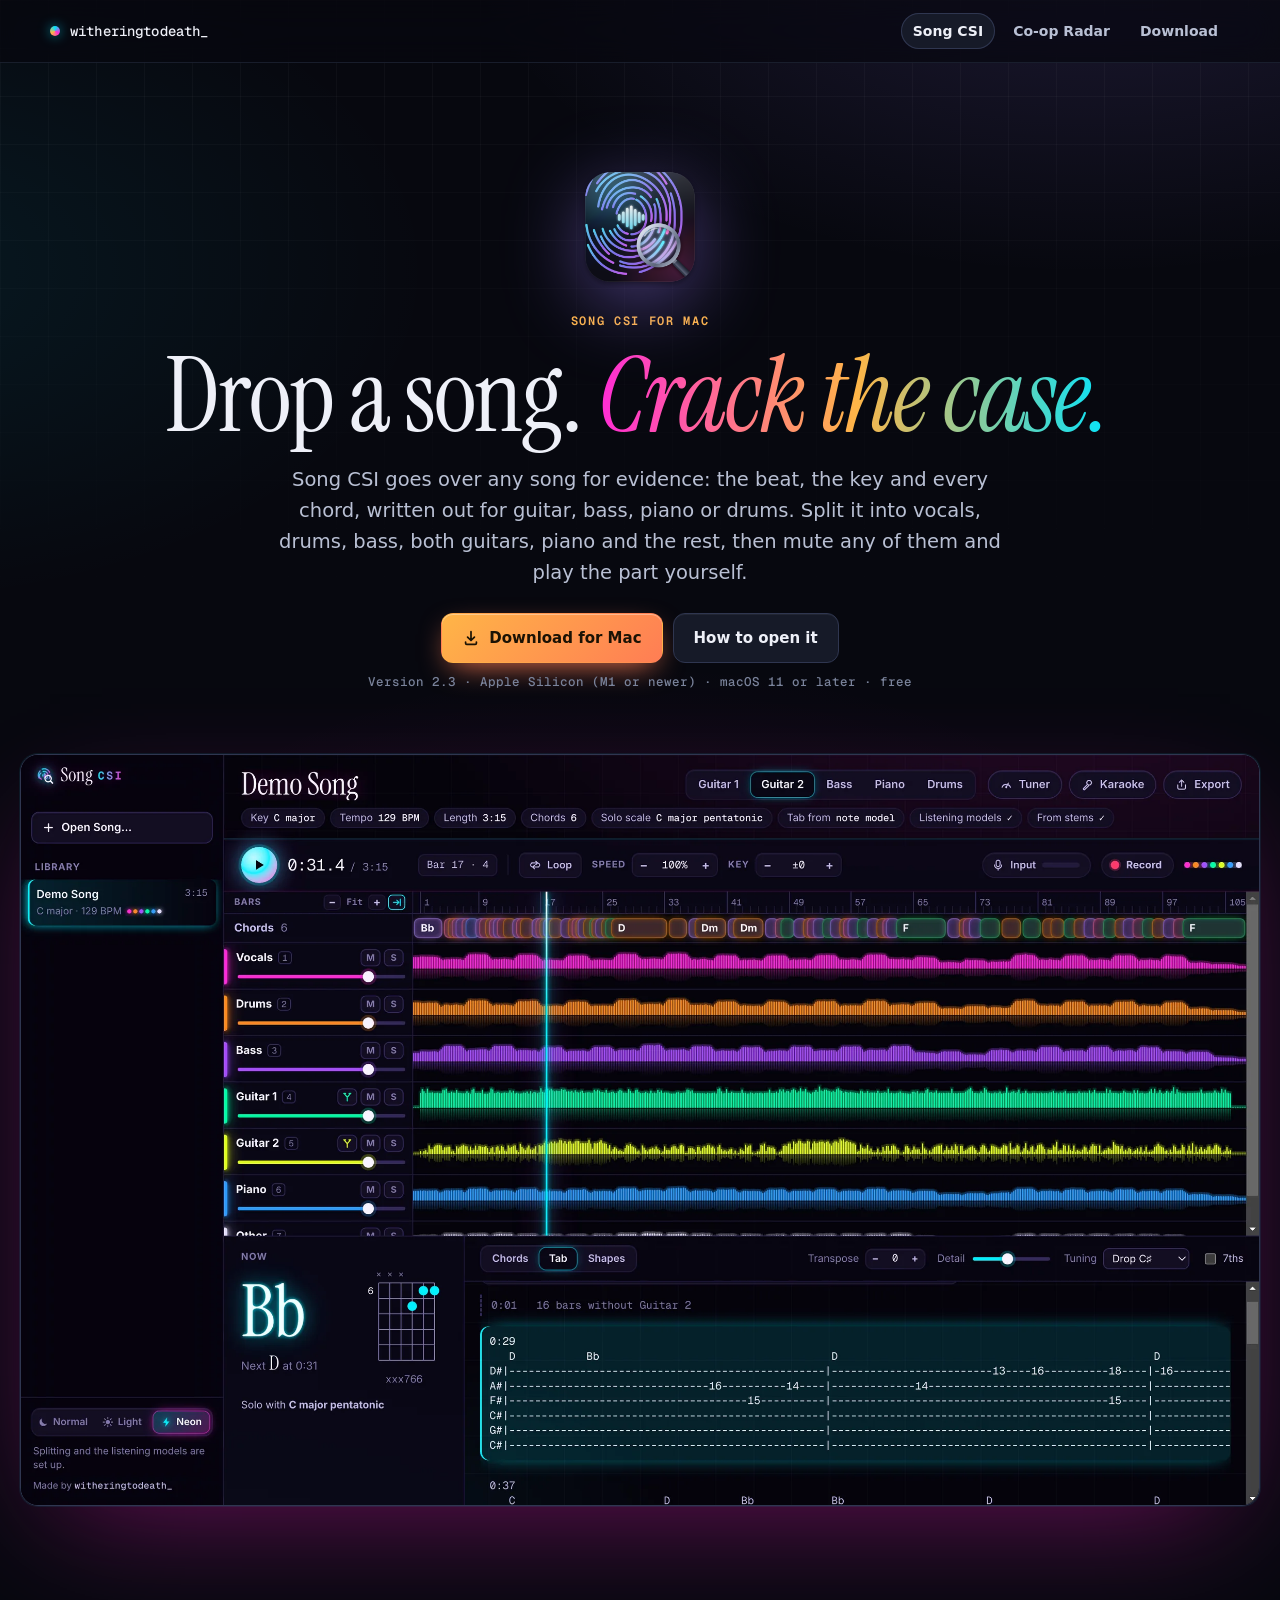
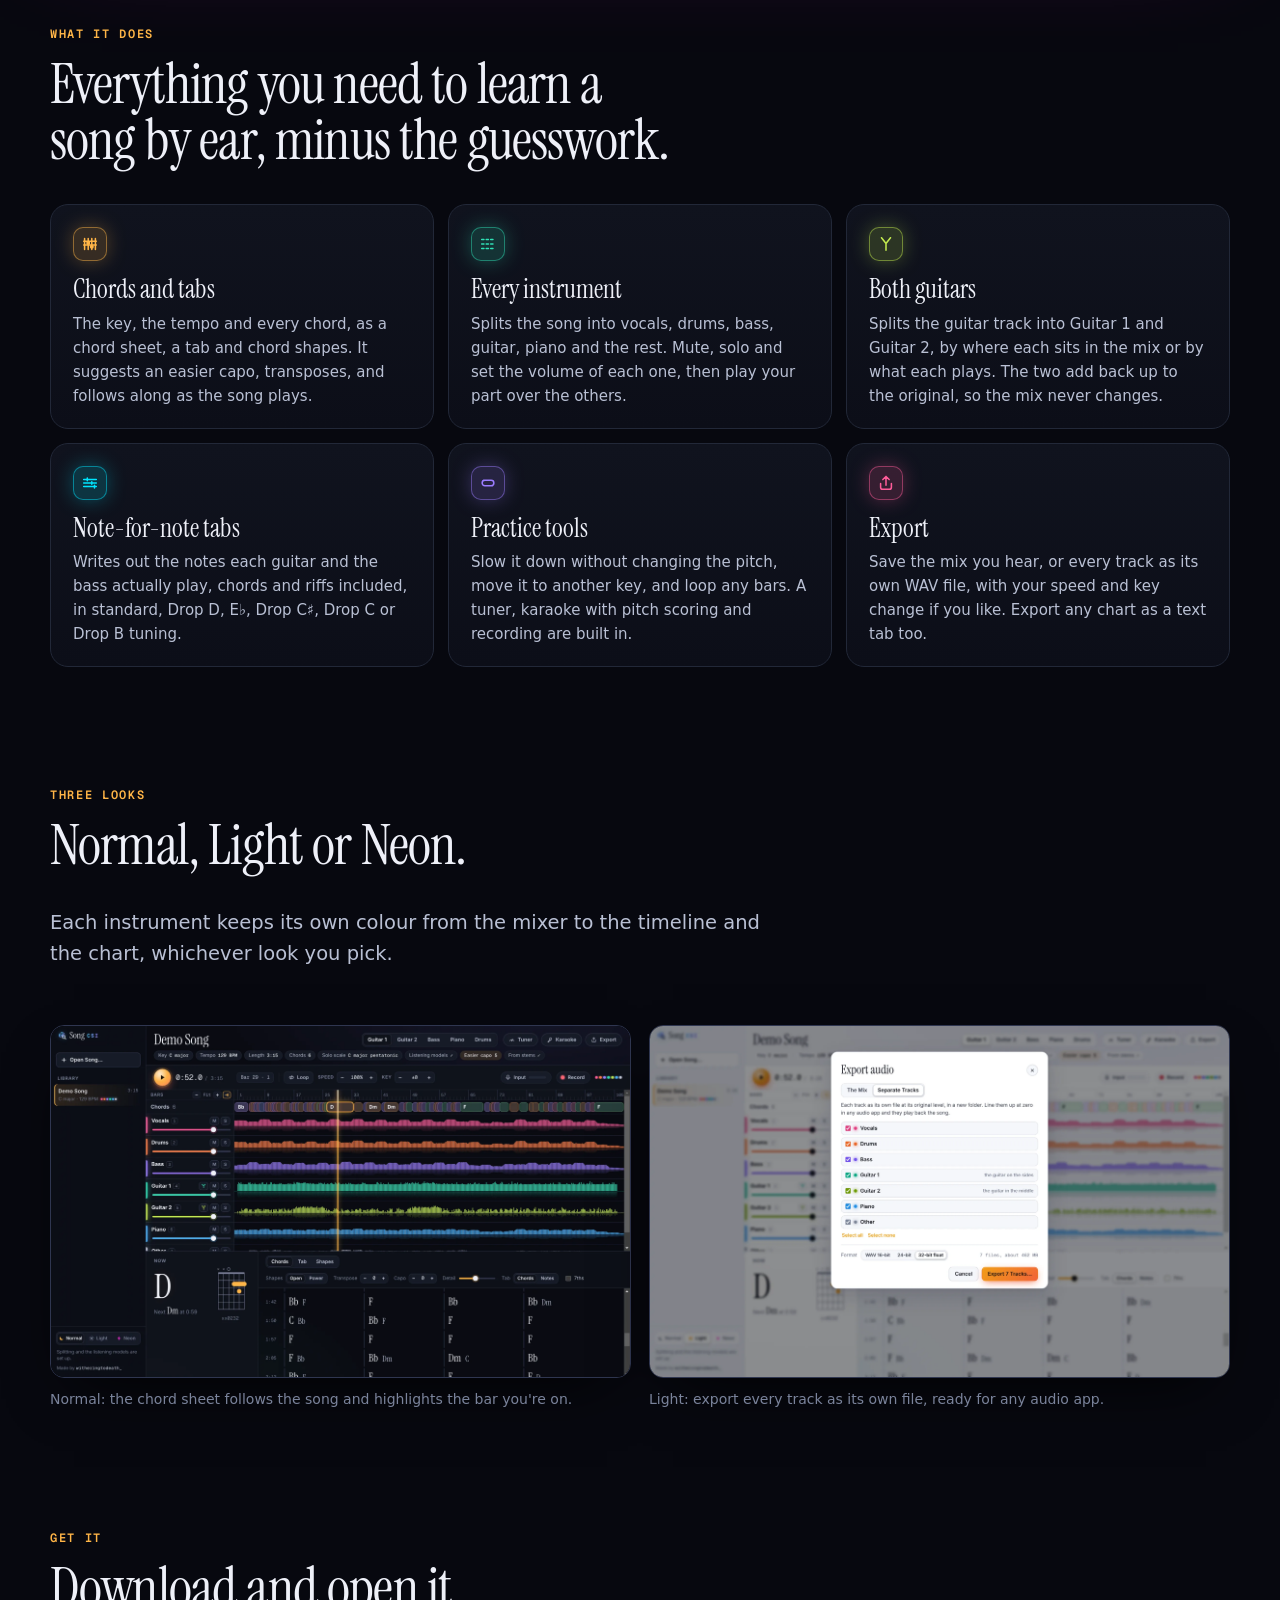
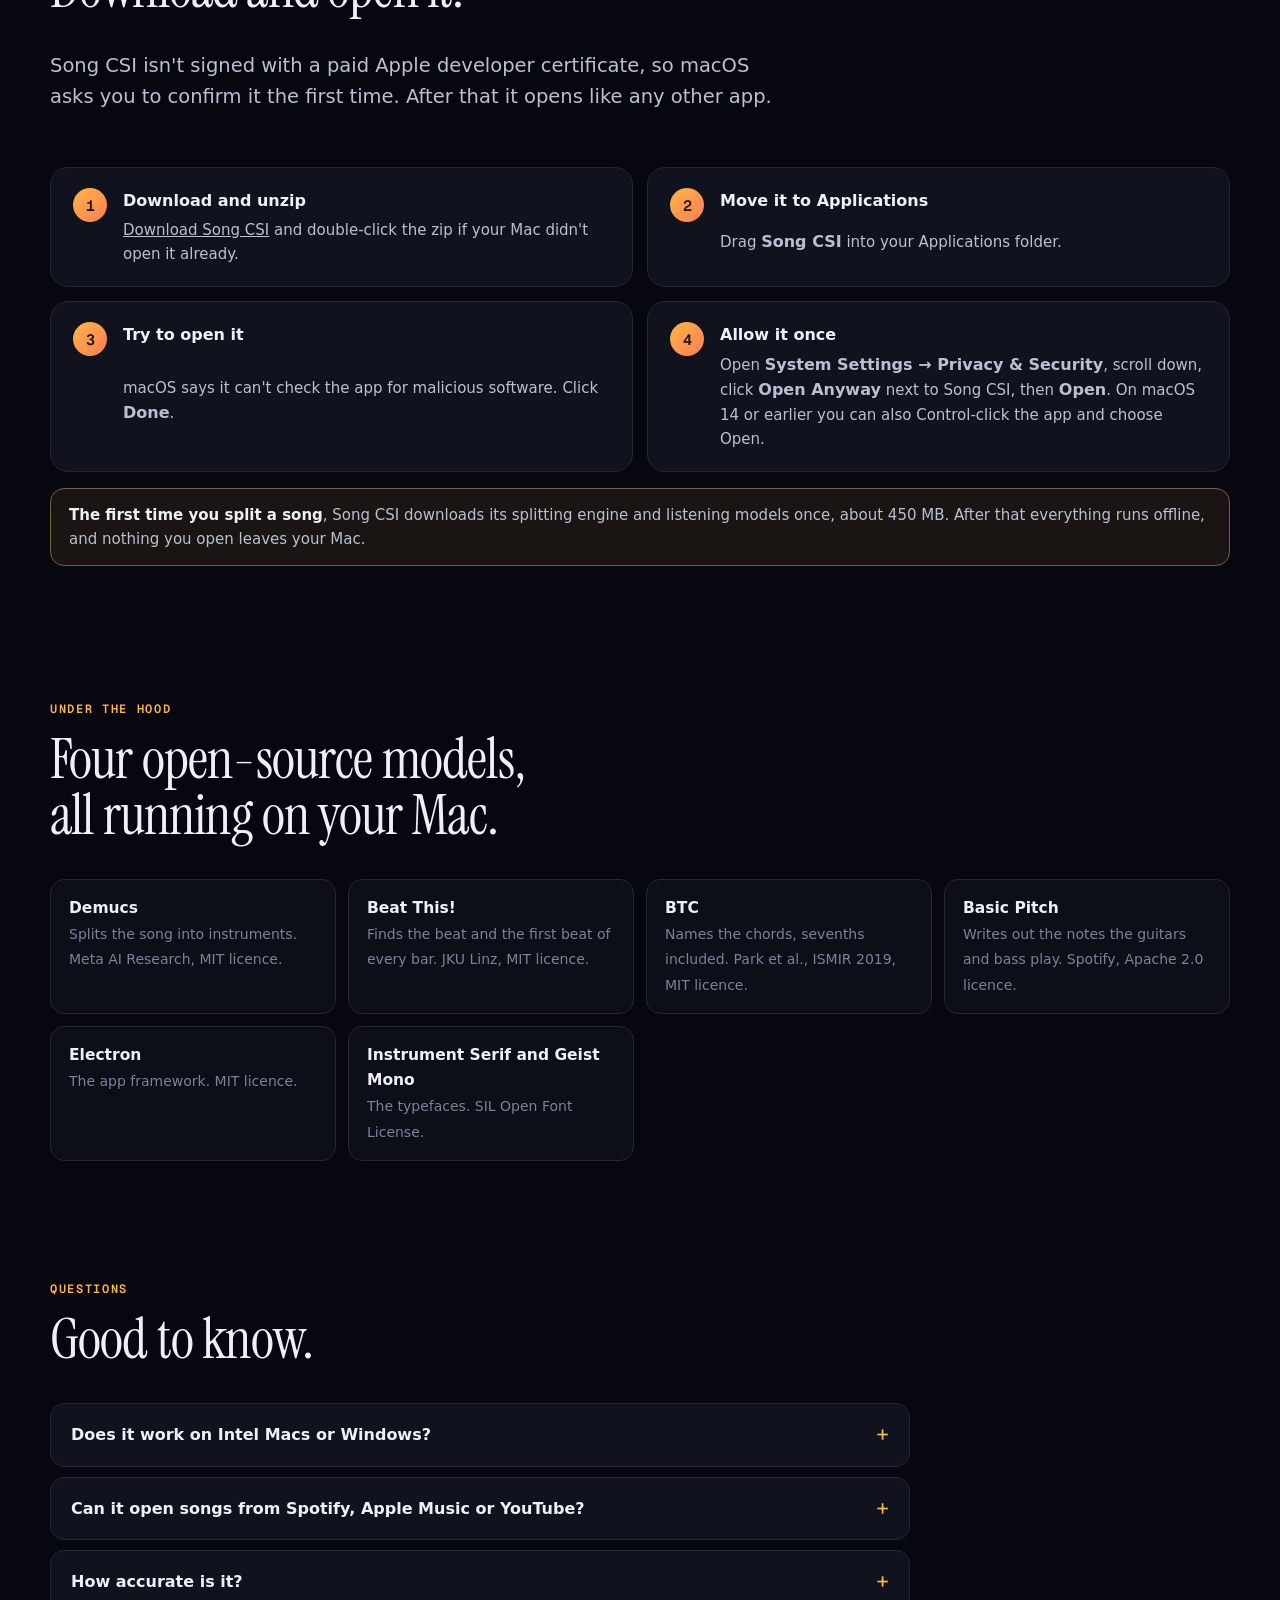
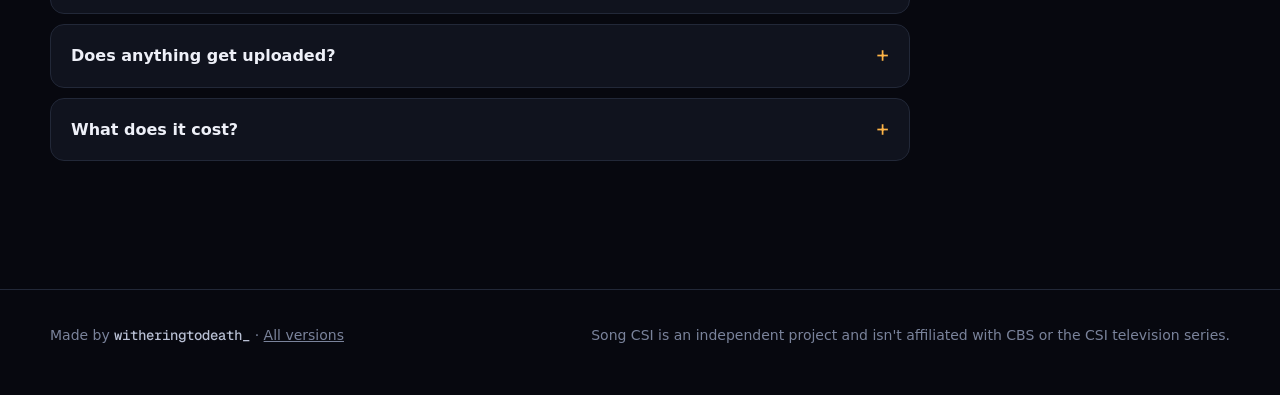
<file: song-csi/index.html>
<!doctype html>
<html lang="en">
<head>
<meta charset="utf-8">
<meta name="viewport" content="width=device-width, initial-scale=1, viewport-fit=cover">
<title>Song CSI for Mac</title>
<meta name="description" content="Song CSI finds the beat, the key and every chord in a song, writes out tabs for guitar, bass, piano and drums, and splits it into every instrument so you can play along. Free for Apple Silicon Macs.">
<meta property="og:title" content="Song CSI for Mac">
<meta property="og:description" content="Drop a song. Crack the case. Chords, tabs and every instrument, on your Mac.">
<meta property="og:image" content="../assets/img/song-csi-neon.webp">
<meta name="theme-color" content="#07080f">
<link rel="icon" href="../assets/img/song-csi-icon-64.png">
<link rel="apple-touch-icon" href="../assets/img/song-csi-icon-180.png">
<link rel="stylesheet" href="../assets/site.css">
</head>
<body>
<div class="backdrop" aria-hidden="true"></div>
<header class="nav">
  <div class="wrap">
    <a class="me" href="../"><i></i>witheringtodeath_</a>
    <nav class="nav-links" aria-label="Projects">
      <a href="./" aria-current="page">Song CSI</a>
      <a class="opt" href="../coop-radar/">Co-op Radar</a>
      <a href="#get-it">Download</a>
    </nav>
  </div>
</header>

<main>
  <section class="p-hero wrap">
    <img class="icon" src="../assets/img/song-csi-icon-512.png" alt="Song CSI icon: a fingerprint with a sound wave at its centre, under a magnifying glass" width="512" height="512">
    <div class="eyebrow">Song CSI for Mac</div>
    <h1 class="display">Drop a song. <em>Crack the case.</em></h1>
    <p class="lede">Song CSI goes over any song for evidence: the beat, the key and every chord, written out for guitar, bass, piano or drums. Split it into vocals, drums, bass, both guitars, piano and the rest, then mute any of them and play the part yourself.</p>
    <div class="dl">
      <div class="dl-row">
        <a class="btn primary" data-download href="#get-it"><svg viewBox="0 0 20 20" aria-hidden="true"><path d="M10 3v9.5M6.2 9 10 12.8 13.8 9" fill="none" stroke="currentColor" stroke-width="1.9" stroke-linecap="round" stroke-linejoin="round"/><path d="M4 14.5v1.2A1.3 1.3 0 0 0 5.3 17h9.4a1.3 1.3 0 0 0 1.3-1.3v-1.2" fill="none" stroke="currentColor" stroke-width="1.9" stroke-linecap="round"/></svg>Download for Mac</a>
        <a class="btn" href="#get-it">How to open it</a>
      </div>
      <div class="dl-meta">Version 2.3 · Apple Silicon (M1 or newer) · macOS 11 or later · free</div>
    </div>
  </section>
  <div class="hero-shot reveal"><img src="../assets/img/song-csi-neon.webp" alt="Song CSI in its Neon look: a song split into vocals, drums, bass, two guitars, piano and other, with the second guitar's solo written out as tab in Drop C sharp" width="2400" height="1455"></div>

  <section class="block wrap" aria-labelledby="what">
    <div class="block-head reveal">
      <div class="eyebrow">What it does</div>
      <h2 class="h2" id="what">Everything you need to learn a song by ear, minus the guesswork.</h2>
    </div>
    <div class="features">
      <div class="feat reveal" style="--c:#ffb547"><div class="dot"><svg viewBox="0 0 20 20" fill="none" stroke="currentColor" stroke-width="1.7" stroke-linecap="round"><path d="M4 4v12M8 4v12M12 4v12M16 4v12M3 7h14M3 11h14"/><circle cx="8" cy="9" r="1.4" fill="currentColor"/><circle cx="12" cy="13" r="1.4" fill="currentColor"/></svg></div><h3>Chords and tabs</h3><p>The key, the tempo and every chord, as a chord sheet, a tab and chord shapes. It suggests an easier capo, transposes, and follows along as the song plays.</p></div>
      <div class="feat reveal" style="--c:#2fe0b5"><div class="dot"><svg viewBox="0 0 20 20" fill="none" stroke="currentColor" stroke-width="1.7" stroke-linecap="round"><path d="M3 5h14M3 10h14M3 15h14" stroke-dasharray="2.5 2.5"/></svg></div><h3>Every instrument</h3><p>Splits the song into vocals, drums, bass, guitar, piano and the rest. Mute, solo and set the volume of each one, then play your part over the others.</p></div>
      <div class="feat reveal" style="--c:#c3ea4f"><div class="dot"><svg viewBox="0 0 20 20" fill="none" stroke="currentColor" stroke-width="1.7" stroke-linecap="round" stroke-linejoin="round"><path d="M10 17V9.5M10 9.5 5 3M10 9.5 15 3"/></svg></div><h3>Both guitars</h3><p>Splits the guitar track into Guitar 1 and Guitar 2, by where each sits in the mix or by what each plays. The two add back up to the original, so the mix never changes.</p></div>
      <div class="feat reveal" style="--c:#00e5ff"><div class="dot"><svg viewBox="0 0 20 20" fill="none" stroke="currentColor" stroke-width="1.7" stroke-linecap="round"><path d="M3 6h14M3 10h14M3 14h14"/><path d="M7 4.5v3M12 8.5v3M15 12.5v3"/></svg></div><h3>Note-for-note tabs</h3><p>Writes out the notes each guitar and the bass actually play, chords and riffs included, in standard, Drop D, E♭, Drop C♯, Drop C or Drop B tuning.</p></div>
      <div class="feat reveal" style="--c:#9b7dff"><div class="dot"><svg viewBox="0 0 20 20" fill="none" stroke="currentColor" stroke-width="1.7" stroke-linecap="round" stroke-linejoin="round"><path d="M5 7h8.5a3 3 0 0 1 0 6H12M15 13H6.5a3 3 0 0 1 0-6H8"/></svg></div><h3>Practice tools</h3><p>Slow it down without changing the pitch, move it to another key, and loop any bars. A tuner, karaoke with pitch scoring and recording are built in.</p></div>
      <div class="feat reveal" style="--c:#ff5c9a"><div class="dot"><svg viewBox="0 0 20 20" fill="none" stroke="currentColor" stroke-width="1.7" stroke-linecap="round" stroke-linejoin="round"><path d="M10 12.5V3M6.5 6.2 10 2.7l3.5 3.5"/><path d="M4 10.5v4.2A2.3 2.3 0 0 0 6.3 17h7.4a2.3 2.3 0 0 0 2.3-2.3v-4.2"/></svg></div><h3>Export</h3><p>Save the mix you hear, or every track as its own WAV file, with your speed and key change if you like. Export any chart as a text tab too.</p></div>
    </div>
  </section>

  <section class="block wrap" aria-labelledby="looks">
    <div class="block-head reveal">
      <div class="eyebrow">Three looks</div>
      <h2 class="h2" id="looks">Normal, Light or Neon.</h2>
      <p class="lede">Each instrument keeps its own colour from the mixer to the timeline and the chart, whichever look you pick.</p>
    </div>
    <div class="gallery">
      <figure class="reveal"><div class="shot"><img src="../assets/img/song-csi-chords.webp" alt="Song CSI in its Normal look with the chord sheet for Guitar 1" width="2400" height="1455" loading="lazy"></div><figcaption>Normal: the chord sheet follows the song and highlights the bar you're on.</figcaption></figure>
      <figure class="reveal"><div class="shot"><img src="../assets/img/song-csi-export.webp" alt="Song CSI in its Light look with the export window open, listing every track" width="2400" height="1455" loading="lazy"></div><figcaption>Light: export every track as its own file, ready for any audio app.</figcaption></figure>
    </div>
  </section>

  <section class="block wrap" id="get-it" aria-labelledby="open">
    <div class="block-head reveal">
      <div class="eyebrow">Get it</div>
      <h2 class="h2" id="open">Download and open it.</h2>
      <p class="lede">Song CSI isn't signed with a paid Apple developer certificate, so macOS asks you to confirm it the first time. After that it opens like any other app.</p>
    </div>
    <div class="steps">
      <div class="step reveal"><b>Download and unzip</b><p><a data-download href="#get-it">Download Song CSI</a> and double-click the zip if your Mac didn't open it already.</p></div>
      <div class="step reveal"><b>Move it to Applications</b><p>Drag <b>Song CSI</b> into your Applications folder.</p></div>
      <div class="step reveal"><b>Try to open it</b><p>macOS says it can't check the app for malicious software. Click <b>Done</b>.</p></div>
      <div class="step reveal"><b>Allow it once</b><p>Open <b>System Settings → Privacy &amp; Security</b>, scroll down, click <b>Open Anyway</b> next to Song CSI, then <b>Open</b>. On macOS 14 or earlier you can also Control-click the app and choose Open.</p></div>
    </div>
    <p class="note reveal" style="margin-top:16px"><b>The first time you split a song</b>, Song CSI downloads its splitting engine and listening models once, about 450 MB. After that everything runs offline, and nothing you open leaves your Mac.</p>
  </section>

  <section class="block wrap" aria-labelledby="inside">
    <div class="block-head reveal">
      <div class="eyebrow">Under the hood</div>
      <h2 class="h2" id="inside">Four open-source models, all running on your Mac.</h2>
    </div>
    <div class="credits">
      <div class="credit reveal"><b>Demucs</b><span>Splits the song into instruments. Meta AI Research, MIT licence.</span></div>
      <div class="credit reveal"><b>Beat This!</b><span>Finds the beat and the first beat of every bar. JKU Linz, MIT licence.</span></div>
      <div class="credit reveal"><b>BTC</b><span>Names the chords, sevenths included. Park et al., ISMIR 2019, MIT licence.</span></div>
      <div class="credit reveal"><b>Basic Pitch</b><span>Writes out the notes the guitars and bass play. Spotify, Apache 2.0 licence.</span></div>
      <div class="credit reveal"><b>Electron</b><span>The app framework. MIT licence.</span></div>
      <div class="credit reveal"><b>Instrument Serif and Geist Mono</b><span>The typefaces. SIL Open Font License.</span></div>
    </div>
  </section>

  <section class="block wrap" aria-labelledby="faq">
    <div class="block-head reveal">
      <div class="eyebrow">Questions</div>
      <h2 class="h2" id="faq">Good to know.</h2>
    </div>
    <div class="faq">
      <details class="reveal"><summary>Does it work on Intel Macs or Windows?</summary><p>Not yet. This version is for Macs with Apple Silicon (M1 or newer).</p></details>
      <details class="reveal"><summary>Can it open songs from Spotify, Apple Music or YouTube?</summary><p>No. Streaming services protect their audio, so Song CSI works with files you have: mp3, m4a, wav, aiff, flac or ogg, such as iTunes purchases, Bandcamp downloads or your own recordings.</p></details>
      <details class="reveal"><summary>How accurate is it?</summary><p>It's automatic, so treat it as a strong first draft and check by ear. Chords and beats are usually solid. Note-for-note tabs are best on clear single-note parts and solos, and get harder with heavy distortion or fast playing.</p></details>
      <details class="reveal"><summary>Does anything get uploaded?</summary><p>No. Analysis, splitting and every model run on your Mac. The only downloads are the engine and models, once, the first time you split a song.</p></details>
      <details class="reveal"><summary>What does it cost?</summary><p>Nothing. It's a personal project, shared for free.</p></details>
    </div>
  </section>
</main>

<footer>
  <div class="wrap">
    <span>Made by <b>witheringtodeath_</b> · <a data-releases href="#get-it">All versions</a></span>
    <span>Song CSI is an independent project and isn't affiliated with CBS or the CSI television series.</span>
  </div>
</footer>
<script src="../assets/site.js"></script>
</body>
</html>
</file>
<file: assets/site.css>
/* witheringtodeath_ projects. Midnight surfaces, one warm accent, a luminous colour per project. */
@font-face { font-family: "Instrument Serif"; font-style: normal; font-weight: 400; font-display: swap; src: url(fonts/instrument-serif-latin-400-normal.woff2) format("woff2"); }
@font-face { font-family: "Instrument Serif"; font-style: italic; font-weight: 400; font-display: swap; src: url(fonts/instrument-serif-latin-400-italic.woff2) format("woff2"); }
@font-face { font-family: "Geist Mono"; font-style: normal; font-weight: 100 900; font-display: swap; src: url(fonts/geist-mono-latin-wght-normal.woff2) format("woff2"); }

:root {
  --bg: #07080f;
  --bg-2: #0c0e18;
  --panel: #10131e;
  --raised: #161a28;
  --line: #222838;
  --line-2: #2f3650;
  --ink: #eef0f8;
  --ink-2: #b9c0d4;
  --muted: #7a839b;
  --amber: #ffb547;
  --amber-2: #ff7d54;
  --cyan: #00e5ff;
  --magenta: #ff2bd6;
  --violet: #9b7dff;
  --radar: #ff2b56;
  --gold: #f3c969;
  --serif: "Instrument Serif", "New York", Georgia, serif;
  --sans: -apple-system, BlinkMacSystemFont, "SF Pro Text", "Segoe UI", system-ui, sans-serif;
  --mono: "Geist Mono", "SF Mono", ui-monospace, Menlo, monospace;
  --r: 18px;
  --wrap: 1180px;
  color-scheme: dark;
}
* { box-sizing: border-box; }
html { -webkit-text-size-adjust: 100%; scroll-behavior: smooth; }
body { margin: 0; background: var(--bg); color: var(--ink); font: 16px/1.6 var(--sans); -webkit-font-smoothing: antialiased; overflow-x: hidden; }
img { max-width: 100%; display: block; }
a { color: inherit; }
::selection { background: var(--amber); color: #1b1204; }
:focus-visible { outline: 2px solid var(--amber); outline-offset: 3px; border-radius: 6px; }
.wrap { width: min(var(--wrap), calc(100% - 32px)); margin: 0 auto; }
.mono { font-family: var(--mono); font-variant-numeric: tabular-nums; }
.muted { color: var(--muted); }

/* backdrop: two soft glows and a faint grid that fades out */
.backdrop { position: fixed; inset: 0; z-index: -1; pointer-events: none;
  background: radial-gradient(900px 520px at 85% -10%, rgba(155, 125, 255, .16), transparent 70%),
    radial-gradient(800px 480px at -10% 30%, rgba(0, 229, 255, .08), transparent 70%),
    radial-gradient(900px 600px at 50% 120%, rgba(255, 43, 214, .08), transparent 70%), var(--bg); }
.backdrop::after { content: ""; position: absolute; inset: 0;
  background-image: linear-gradient(rgba(255, 255, 255, .035) 1px, transparent 1px), linear-gradient(90deg, rgba(255, 255, 255, .035) 1px, transparent 1px);
  background-size: 48px 48px; -webkit-mask-image: linear-gradient(180deg, #000, transparent 70%); mask-image: linear-gradient(180deg, #000, transparent 70%); }

/* nav */
.nav { position: sticky; top: 0; z-index: 20; backdrop-filter: blur(16px) saturate(1.4); -webkit-backdrop-filter: blur(16px) saturate(1.4);
  background: color-mix(in srgb, var(--bg) 72%, transparent); border-bottom: 1px solid color-mix(in srgb, var(--line) 70%, transparent); }
.nav .wrap { display: flex; align-items: center; justify-content: space-between; gap: 16px; height: 62px; }
.me { display: inline-flex; align-items: center; gap: 10px; text-decoration: none; font: 500 14px var(--mono); letter-spacing: .01em; }
.me i { width: 10px; height: 10px; border-radius: 50%; background: conic-gradient(var(--cyan), var(--magenta), var(--amber), var(--cyan)); box-shadow: 0 0 12px rgba(0, 229, 255, .6); }
.nav-links { display: flex; align-items: center; gap: 6px; }
.nav-links a { text-decoration: none; color: var(--ink-2); font-size: 14px; font-weight: 600; padding: 7px 12px; border-radius: 999px; white-space: nowrap; }
.nav-links a:hover { color: var(--ink); background: var(--raised); }
.nav-links a[aria-current="page"] { color: var(--ink); background: var(--raised); box-shadow: inset 0 0 0 1px var(--line-2); }
@media (max-width: 560px) { .nav-links a.opt { display: none; } }

/* buttons */
.btn { display: inline-flex; align-items: center; justify-content: center; gap: 9px; border-radius: 12px; padding: 12px 20px; font-weight: 700; font-size: 15px; text-decoration: none; white-space: nowrap;
  border: 1px solid var(--line-2); background: var(--raised); color: var(--ink); box-shadow: inset 0 1px 0 rgba(255, 255, 255, .05); transition: transform .15s, filter .15s, border-color .15s; }
.btn:hover { border-color: #46507a; transform: translateY(-1px); }
.btn.primary { border-color: transparent; color: #1b1204; background: linear-gradient(135deg, var(--amber), var(--amber-2)); box-shadow: 0 10px 30px -10px var(--amber-2), inset 0 1px 0 rgba(255, 255, 255, .35); }
.btn.primary:hover { filter: brightness(1.06); }
.btn.radar { border-color: transparent; color: #fff; background: linear-gradient(135deg, #ff2b56, #b46bff); box-shadow: 0 10px 30px -10px #ff2b56, inset 0 1px 0 rgba(255, 255, 255, .3); }
.btn svg { width: 18px; height: 18px; flex: none; }
.btn small { font: 500 12px var(--mono); opacity: .72; }

/* type */
h1, h2, h3 { margin: 0; font-weight: 400; text-wrap: balance; }
.display { font-family: var(--serif); font-size: clamp(48px, 8.4vw, 104px); line-height: .95; letter-spacing: -0.02em; }
.display em { font-style: italic; background: linear-gradient(90deg, var(--magenta), var(--amber) 50%, var(--cyan)); -webkit-background-clip: text; background-clip: text; color: transparent; padding-right: .06em; }
.h2 { font-family: var(--serif); font-size: clamp(34px, 5vw, 56px); line-height: 1; letter-spacing: -0.015em; }
.lede { font-size: clamp(17px, 1.6vw, 19.5px); color: var(--ink-2); max-width: 60ch; line-height: 1.6; }
.eyebrow { font: 600 12px var(--mono); letter-spacing: .14em; text-transform: uppercase; color: var(--amber); }

/* hub hero */
.hub-hero { padding: clamp(64px, 10vw, 128px) 0 clamp(40px, 6vw, 72px); }
.hub-hero .handle { font-family: var(--mono); font-weight: 500; font-size: clamp(30px, 6.2vw, 74px); letter-spacing: -0.03em; line-height: 1; margin: 18px 0 22px;
  background: linear-gradient(90deg, #fff 30%, #c9c3ff 60%, #8fe9ff); -webkit-background-clip: text; background-clip: text; color: transparent; overflow-wrap: anywhere; }
.hub-hero .handle span { color: var(--amber); -webkit-text-fill-color: var(--amber); animation: caret 1.1s steps(2, start) infinite; }
@keyframes caret { to { opacity: 0; } }

/* project cards */
.projects { display: grid; gap: 22px; padding-bottom: 96px; }
.card { position: relative; display: grid; grid-template-columns: minmax(0, 0.9fr) minmax(0, 1.25fr); gap: clamp(20px, 3vw, 40px); align-items: center;
  padding: clamp(20px, 3vw, 36px); border-radius: 26px; background: linear-gradient(180deg, rgba(22, 26, 40, .82), rgba(12, 14, 24, .82));
  border: 1px solid var(--line); box-shadow: 0 30px 80px -40px rgba(0, 0, 0, .8), inset 0 1px 0 rgba(255, 255, 255, .04); overflow: hidden; }
.card::before { content: ""; position: absolute; inset: -1px; border-radius: inherit; padding: 1px; pointer-events: none;
  background: linear-gradient(135deg, var(--c1), transparent 35%, transparent 65%, var(--c2)); -webkit-mask: linear-gradient(#000 0 0) content-box, linear-gradient(#000 0 0); -webkit-mask-composite: xor; mask-composite: exclude; opacity: .7; }
.card.song { --c1: rgba(0, 229, 255, .7); --c2: rgba(255, 43, 214, .7); }
.card.radar { --c1: rgba(255, 43, 86, .75); --c2: rgba(243, 201, 105, .6); }
.card-text { display: flex; flex-direction: column; gap: 16px; min-width: 0; }
.card-title { display: flex; align-items: center; gap: 14px; }
.card-title img, .card-title svg { width: 60px; height: 60px; flex: none; border-radius: 14px; }
.card-title h2 { font-family: var(--serif); font-size: clamp(34px, 4vw, 48px); line-height: 1; }
.card-text p { margin: 0; color: var(--ink-2); }
.tags { display: flex; flex-wrap: wrap; gap: 6px; }
.tag { font: 500 12px var(--mono); color: var(--ink-2); border: 1px solid var(--line-2); border-radius: 999px; padding: 3px 10px; }
.card-actions { display: flex; flex-wrap: wrap; gap: 10px; margin-top: 4px; }
.shot { border-radius: 14px; overflow: hidden; border: 1px solid var(--line-2); box-shadow: 0 24px 60px -24px rgba(0, 0, 0, .9); background: #000; }
.shot img { width: 100%; height: auto; }
@media (max-width: 880px) { .card { grid-template-columns: minmax(0, 1fr); } .card .shot { order: -1; } }

/* product page */
.p-hero { padding: clamp(48px, 8vw, 96px) 0 0; text-align: center; display: flex; flex-direction: column; align-items: center; gap: 18px; }
.p-hero .icon { width: clamp(96px, 12vw, 136px); height: auto; filter: drop-shadow(0 18px 40px rgba(155, 125, 255, .45)); }
.p-hero .lede { margin: 0 auto; }
.dl { display: flex; flex-direction: column; align-items: center; gap: 10px; margin-top: 6px; }
.dl-row { display: flex; flex-wrap: wrap; justify-content: center; gap: 10px; }
.dl-meta { font: 500 12.5px var(--mono); color: var(--muted); }
.hero-shot { margin: clamp(36px, 6vw, 64px) auto 0; width: min(1240px, calc(100% - 32px)); border-radius: 18px; overflow: hidden; border: 1px solid var(--line-2);
  box-shadow: 0 0 0 1px rgba(0, 229, 255, .08), 0 40px 120px -40px rgba(255, 43, 214, .45), 0 30px 80px -30px rgba(0, 0, 0, .9); }
.hero-shot img { width: 100%; height: auto; }

section.block { padding: clamp(72px, 10vw, 120px) 0 0; }
.block-head { display: flex; flex-direction: column; gap: 14px; max-width: 760px; margin-bottom: 36px; }
.features { display: grid; grid-template-columns: repeat(3, minmax(0, 1fr)); gap: 14px; }
@media (max-width: 980px) { .features { grid-template-columns: repeat(2, minmax(0, 1fr)); } }
@media (max-width: 620px) { .features { grid-template-columns: minmax(0, 1fr); } }
.feat { background: linear-gradient(180deg, var(--panel), var(--bg-2)); border: 1px solid var(--line); border-radius: var(--r); padding: 22px 22px 20px; display: flex; flex-direction: column; gap: 8px; min-width: 0; }
.feat .dot { width: 34px; height: 34px; border-radius: 10px; display: grid; place-items: center; background: color-mix(in srgb, var(--c) 16%, transparent); color: var(--c); box-shadow: inset 0 0 0 1px color-mix(in srgb, var(--c) 45%, transparent), 0 0 24px -8px var(--c); margin-bottom: 6px; }
.feat .dot svg { width: 18px; height: 18px; }
.feat h3 { font-family: var(--serif); font-size: 26px; line-height: 1.1; }
.feat p { margin: 0; color: var(--ink-2); font-size: 15px; }

.gallery { display: grid; grid-template-columns: repeat(2, minmax(0, 1fr)); gap: 18px; }
@media (max-width: 760px) { .gallery { grid-template-columns: minmax(0, 1fr); } }
.gallery figure { margin: 0; display: flex; flex-direction: column; gap: 10px; }
.gallery figcaption { color: var(--muted); font-size: 14px; }

.steps { counter-reset: s; display: grid; grid-template-columns: repeat(2, minmax(0, 1fr)); gap: 14px; }
@media (max-width: 760px) { .steps { grid-template-columns: minmax(0, 1fr); } }
.step { counter-increment: s; background: var(--panel); border: 1px solid var(--line); border-radius: var(--r); padding: 20px 22px; display: grid; grid-template-columns: auto minmax(0, 1fr); gap: 4px 16px; }
.step::before { content: counter(s); grid-row: 1 / 3; width: 34px; height: 34px; border-radius: 50%; display: grid; place-items: center; font: 600 15px var(--mono); color: #1b1204; background: linear-gradient(135deg, var(--amber), var(--amber-2)); }
.step b { font-size: 16px; }
.step p { margin: 0; color: var(--ink-2); font-size: 15px; }
kbd { font: 500 12.5px var(--mono); border: 1px solid var(--line-2); border-bottom-width: 2px; border-radius: 6px; padding: 1px 6px; background: var(--raised); }

.credits { display: grid; grid-template-columns: repeat(auto-fill, minmax(250px, 1fr)); gap: 12px; }
.credit { border: 1px solid var(--line); border-radius: 14px; padding: 16px 18px; background: var(--bg-2); }
.credit b { display: block; font-size: 15.5px; }
.credit span { color: var(--muted); font-size: 14px; }
.credit a { color: var(--ink-2); }

.faq { display: grid; gap: 10px; max-width: 860px; }
.faq details { border: 1px solid var(--line); border-radius: 14px; background: var(--panel); padding: 4px 20px; }
.faq summary { cursor: pointer; font-weight: 700; padding: 14px 0; list-style: none; display: flex; justify-content: space-between; gap: 16px; }
.faq summary::-webkit-details-marker { display: none; }
.faq summary::after { content: "+"; font: 400 22px/1 var(--mono); color: var(--amber); transition: transform .2s; }
.faq details[open] summary::after { transform: rotate(45deg); }
.faq details p { margin: 0 0 16px; color: var(--ink-2); }

.note { border: 1px solid color-mix(in srgb, var(--amber) 40%, var(--line)); background: color-mix(in srgb, var(--amber) 8%, transparent); border-radius: 14px; padding: 14px 18px; color: var(--ink-2); font-size: 15px; }
.note b { color: var(--ink); }

footer { margin-top: clamp(80px, 10vw, 128px); border-top: 1px solid var(--line); padding: 34px 0 48px; color: var(--muted); font-size: 14px; }
footer .wrap { display: flex; flex-wrap: wrap; justify-content: space-between; gap: 12px 24px; }
footer b { color: var(--ink-2); font: 500 14px var(--mono); }

.reveal { opacity: 0; transform: translateY(18px); transition: opacity .7s ease, transform .7s ease; }
.reveal.in { opacity: 1; transform: none; }
@media (prefers-reduced-motion: reduce) { .reveal { opacity: 1; transform: none; transition: none; } .hub-hero .handle span { animation: none; } html { scroll-behavior: auto; } .btn { transition: none; } }
@media (max-width: 430px) { .nav-links { gap: 2px; } .nav-links a { padding: 7px 9px; font-size: 13.5px; } .me { font-size: 13px; gap: 8px; } }
</file>
